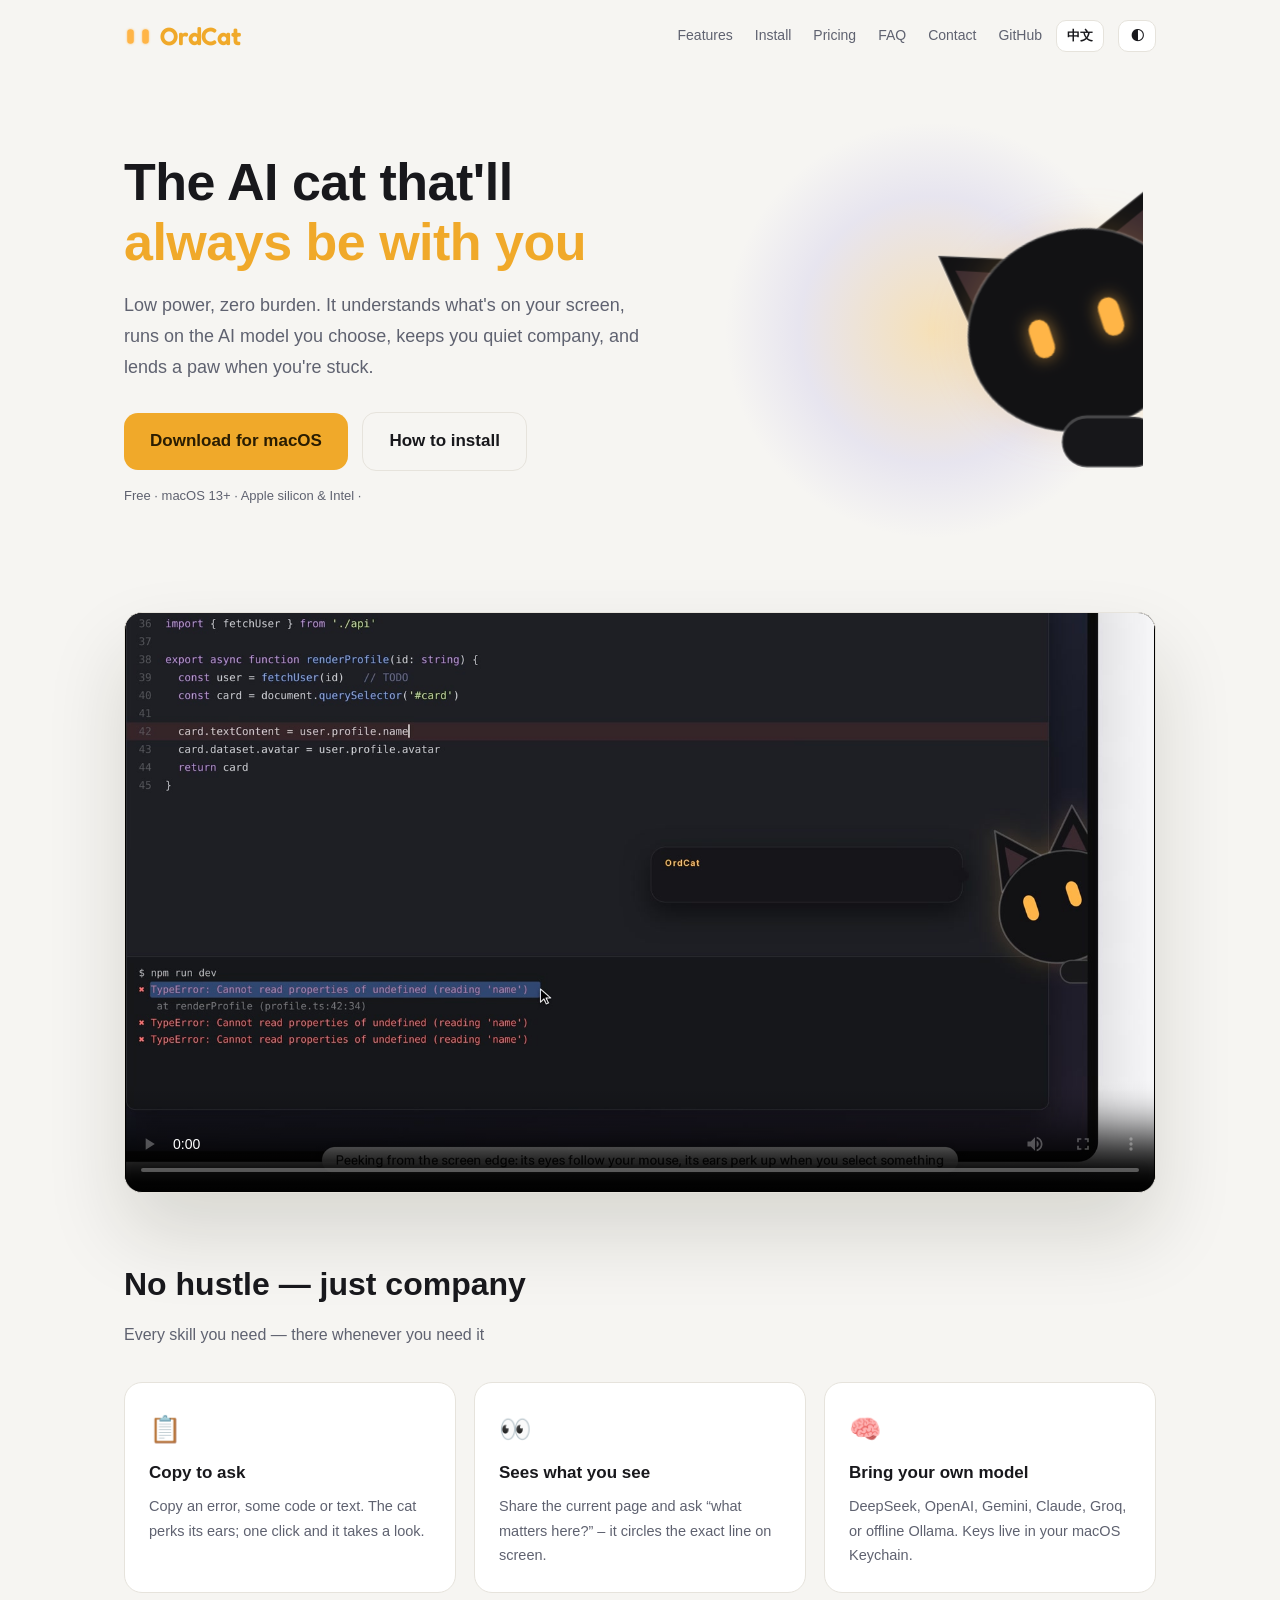
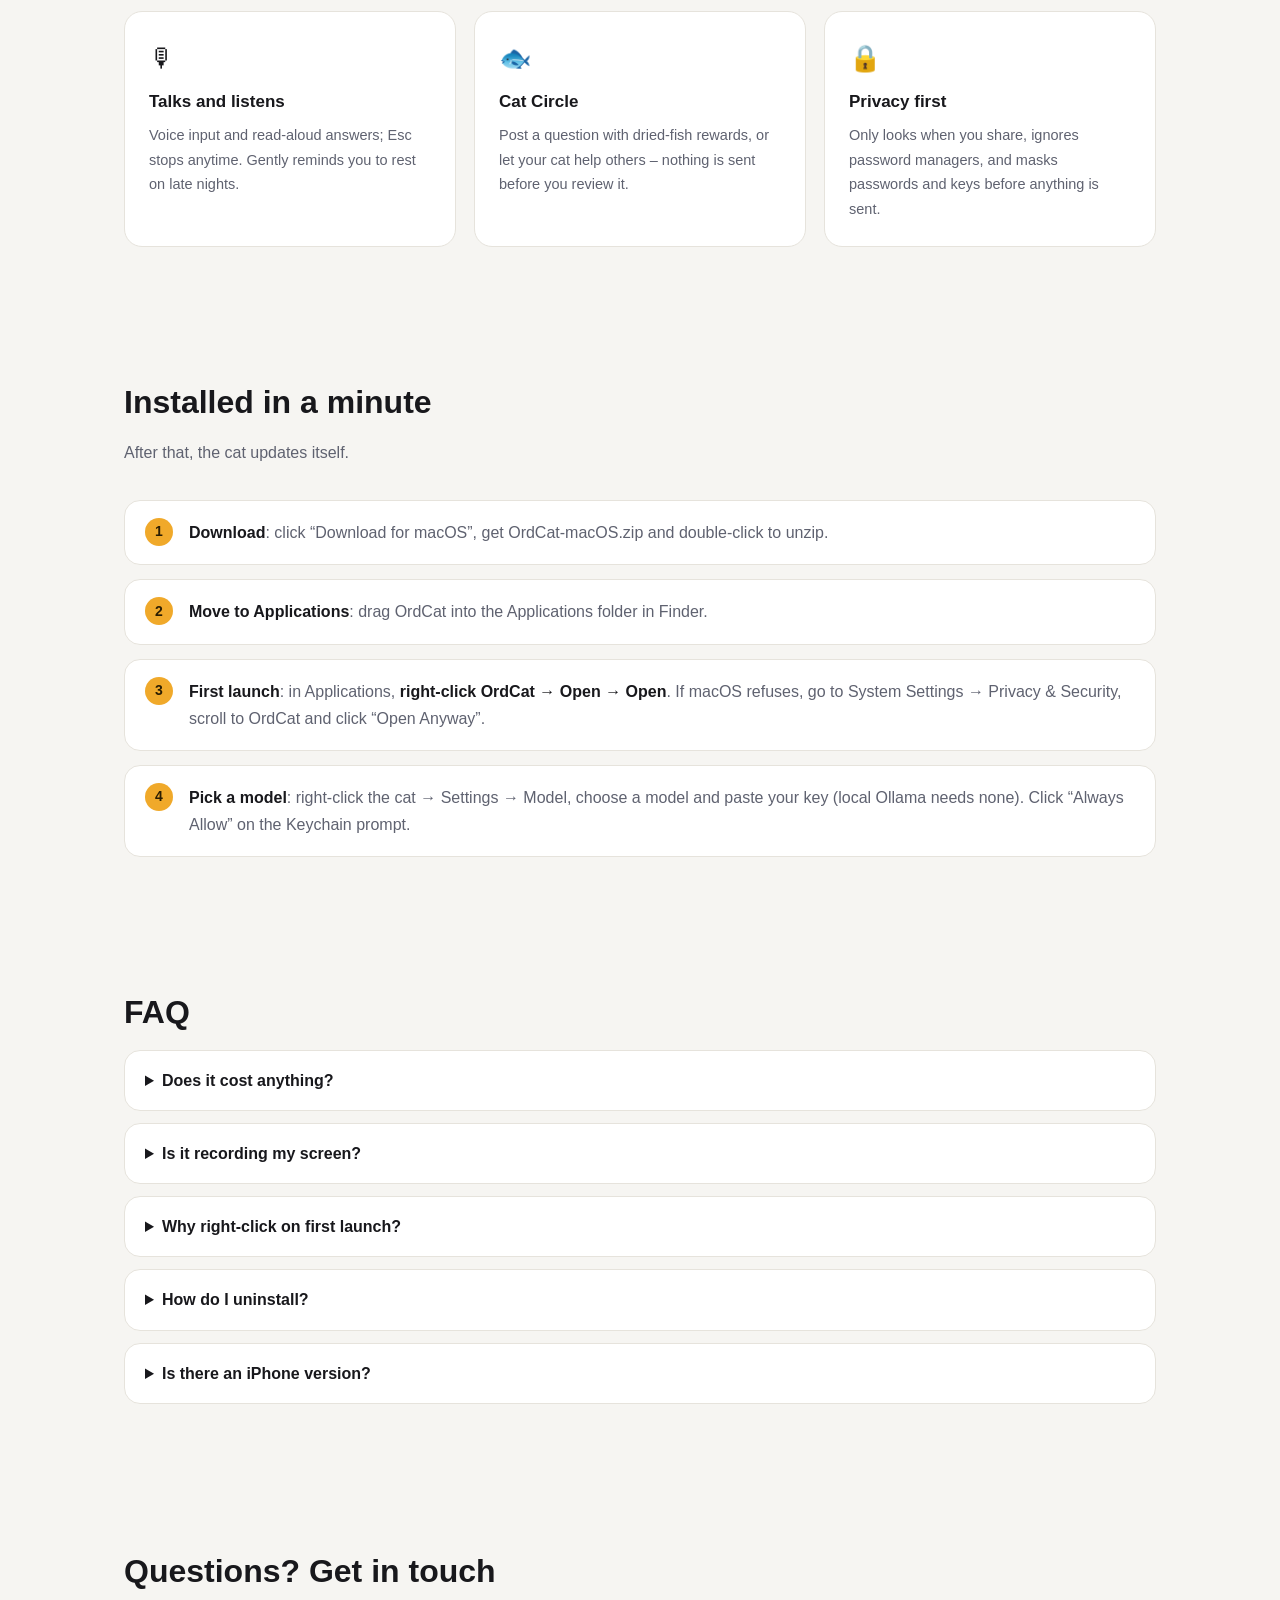
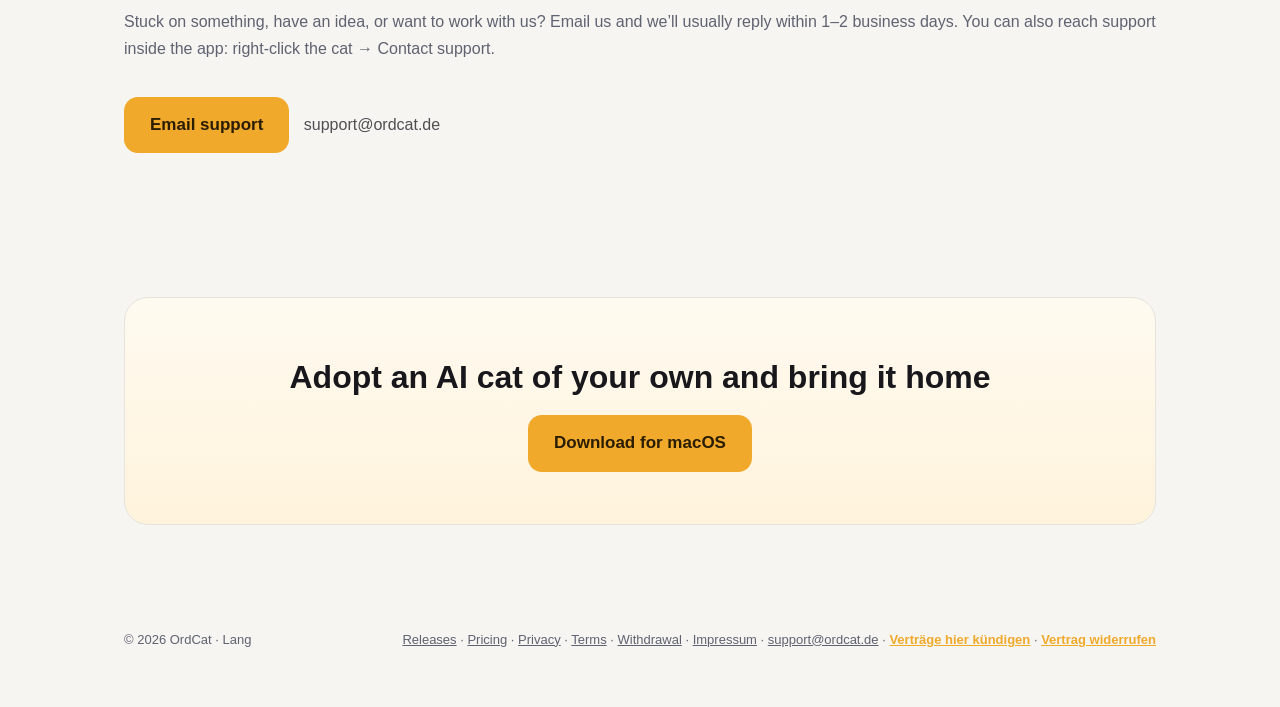
<file: index.html>
<!doctype html>
<html lang="zh-CN" data-theme="dark">
<head>
<meta charset="utf-8">
<meta name="viewport" content="width=device-width, initial-scale=1">
<title>OrdCat</title>
<meta name="description" content="OrdCat 序数猫是一只窝在 Mac 屏幕边上的 AI 小黑猫：低能耗、零负担，看你所看，用你自己的 AI 模型安静陪你。">
<link rel="icon" href="logo.svg" type="image/svg+xml"><link rel="icon" href="favicon.png" sizes="64x64">
<link rel="apple-touch-icon" href="icon.png">
<meta property="og:title" content="OrdCat">
<meta property="og:description" content="The AI cat that keeps you company. Low power, no burden, your own model.">
<meta property="og:image" content="https://ordcat.de/logo-1024.png">
<script src="theme.js"></script>
<style>
@font-face{font-family:Fredoka;src:url(fredoka.woff2) format("woff2");font-weight:300 700;font-display:swap}
@font-face{font-family:KuaiLe;src:url(kuaile-logo.woff2) format("woff2");font-display:swap}
:root,[data-theme=dark]{--bg:#0d0e14;--card:#161822;--line:#262938;--fg:#eceef5;--mute:#9aa0b4;--amber:#f5b53d;--ink:#1a1405;--shadow:rgba(0,0,0,.45);--cta1:#171a26;--cta2:#11121a;--glow1:rgba(245,181,61,.26);--glow2:rgba(120,110,190,.16)}
[data-theme=light]{--bg:#f6f5f2;--card:#ffffff;--line:#e6e3dc;--fg:#18181c;--mute:#5f6270;--amber:#f0a92a;--ink:#2a1d02;--shadow:rgba(30,25,10,.14);--cta1:#fffaf0;--cta2:#fff3dc;--glow1:rgba(245,181,61,.32);--glow2:rgba(140,130,220,.14)}
*{box-sizing:border-box}html{scroll-behavior:smooth}
body{margin:0;background:var(--bg);color:var(--fg);font:16px/1.7 -apple-system,BlinkMacSystemFont,"PingFang SC","Hiragino Sans GB","Microsoft YaHei",sans-serif;-webkit-font-smoothing:antialiased;transition:background .3s,color .3s}
a{color:inherit}
.wrap{max-width:1080px;margin:0 auto;padding:0 24px}
nav{display:flex;align-items:center;justify-content:space-between;height:72px}
.brand{display:flex;align-items:center;gap:10px;text-decoration:none}
.brand img{width:34px;height:34px;border-radius:9px}.brand img.eyes{width:auto;height:21px;border-radius:0;margin-right:-2px}
.brand .wm{font-family:Fredoka,sans-serif;font-weight:600;font-size:25px;color:var(--amber);letter-spacing:-.2px;line-height:1}
.brand .cn{font-family:KuaiLe,sans-serif;font-size:14px;color:var(--mute);letter-spacing:2px;margin-left:2px;line-height:1;padding-top:4px}
nav .links{display:flex;align-items:center}
nav .links a{color:var(--mute);text-decoration:none;margin-left:22px;font-size:14px}
nav .links a:hover{color:var(--fg)}
.tg{margin-left:14px;height:32px;min-width:38px;padding:0 10px;border-radius:10px;border:1px solid var(--line);background:var(--card);color:var(--fg);font:600 13px/30px -apple-system,sans-serif;cursor:pointer}
.tg:hover{border-color:var(--amber)}
.hero{display:grid;grid-template-columns:1.1fr .9fr;gap:40px;align-items:center;padding:48px 0 72px}
h1{font-size:52px;line-height:1.15;margin:0 0 18px;letter-spacing:-.5px}
h1 em{font-style:normal;color:var(--amber)}
.sub{color:var(--mute);font-size:18px;margin:0 0 30px;max-width:520px}
.btn{display:inline-flex;align-items:center;gap:10px;background:var(--amber);color:var(--ink);font-weight:700;padding:14px 26px;border-radius:14px;text-decoration:none;font-size:17px;transition:transform .15s}
.btn:hover{transform:translateY(-2px)}
.btn.ghost{background:transparent;color:var(--fg);border:1px solid var(--line);font-weight:600}
.meta{color:var(--mute);font-size:13px;margin-top:14px}
/* live cat — same geometry and colors as the app's CatView, peeking from the screen edge */
.stage{position:relative;justify-self:center;width:100%;max-width:420px;aspect-ratio:1;cursor:pointer;user-select:none;-webkit-user-select:none;clip-path:inset(-200px 0 -200px -400px)}
.stage:before{content:"";position:absolute;inset:0;border-radius:50%;background:radial-gradient(circle,var(--glow1) 0%,var(--glow2) 45%,transparent 70%)}
#cat{position:absolute;inset:0;width:100%;height:100%;overflow:visible}
#rig{will-change:transform}
#cat .ear{transition:transform .5s cubic-bezier(.3,1.7,.5,1)}
#earL{transform-origin:-44px -28px;transform:rotate(-20.63deg) scaleY(.8)}
#earR{transform-origin:44px -28px;transform:rotate(20.63deg) scaleY(.8)}
.perk #earL,.perk #earR{transform:rotate(0) scaleY(1.15)}
#excl{position:absolute;width:34px;height:34px;border-radius:50%;background:#ffb547;color:#000;font:900 22px/34px -apple-system,"SF Pro",system-ui,sans-serif;text-align:center;opacity:0;transform:scale(.4);transition:opacity .25s,transform .35s cubic-bezier(.3,1.7,.5,1)}
.perk #excl{opacity:1;transform:scale(1)}
#say{position:absolute;white-space:nowrap;background:rgba(22,22,26,.95);color:#fff;font-size:15px;padding:10px 16px;border-radius:14px;opacity:0;transform:translateY(8px);transition:all .3s;pointer-events:none;box-shadow:0 10px 30px rgba(0,0,0,.3),inset 0 0 0 1px rgba(255,255,255,.08)}
#say.on{opacity:1;transform:translateY(0)}
.shot{border-radius:18px;border:1px solid var(--line);width:100%;display:block;box-shadow:0 40px 80px var(--shadow)}
section{padding:64px 0}
.demo{display:block;width:100%;border-radius:18px;border:1px solid var(--line);background:#000;aspect-ratio:16/9}
h2{font-size:32px;margin:0 0 10px}
.lead{color:var(--mute);margin:0 0 34px}
.grid{display:grid;grid-template-columns:repeat(3,1fr);gap:18px}
.f{background:var(--card);border:1px solid var(--line);border-radius:18px;padding:24px}
.f b{display:block;font-size:17px;margin:8px 0 6px}
.f p{margin:0;color:var(--mute);font-size:14.5px}
.f .i{font-size:26px}
ol.steps{counter-reset:s;list-style:none;padding:0;margin:0;display:grid;gap:14px}
ol.steps li{counter-increment:s;background:var(--card);border:1px solid var(--line);border-radius:16px;padding:18px 20px 18px 64px;position:relative;color:var(--mute)}
ol.steps li b{color:var(--fg)}
ol.steps li:before{content:counter(s);position:absolute;left:20px;top:17px;width:28px;height:28px;border-radius:50%;background:var(--amber);color:var(--ink);font-weight:700;display:grid;place-items:center;font-size:14px}
details{background:var(--card);border:1px solid var(--line);border-radius:16px;padding:16px 20px;margin-bottom:12px}
summary{cursor:pointer;font-weight:600}
details p{color:var(--mute);margin:10px 0 0}
.cta{text-align:center;background:linear-gradient(180deg,var(--cta1),var(--cta2));border:1px solid var(--line);border-radius:24px;padding:52px 24px}
footer{color:var(--mute);font-size:13px;padding:40px 0 56px;display:flex;justify-content:space-between;flex-wrap:wrap;gap:12px}
footer a{color:var(--mute)}
footer a.kb{color:var(--amber);font-weight:600}
@media(max-width:820px){.hero{grid-template-columns:1fr;text-align:center;padding-top:16px}.sub{margin-left:auto;margin-right:auto}.stage{max-width:300px;order:-1}h1{font-size:38px}.grid{grid-template-columns:1fr}nav .links a{display:none}.brand .cn{display:none}}
[data-lang=en] .cl-sub{display:none}
</style>
</head>
<body>
<div class="wrap">
<nav>
  <a class="brand" href="#"><img class="eyes" src="eyes.svg" alt="OrdCat"><span class="wm">OrdCat</span></a>
  <div class="links"><a href="#features" data-i="nav1">功能</a><a href="#install" data-i="nav2">安装</a><a href="pricing.html" data-i="navp">价格</a><a href="#faq" data-i="nav3">常见问题</a><a href="#contact" data-i="nav4">联系我们</a><a href="https://github.com/langideas/OrdCat">GitHub</a>
    <button class="tg" id="langBtn" onclick="ocToggleLang()">EN</button><button class="tg" id="themeBtn" onclick="ocCycleTheme()">◐</button></div>
</nav>

<div class="hero">
  <div>
    <h1 data-i="h1">会永远陪伴你的<br><em>AI 小猫</em></h1>
    <p class="sub" data-i="sub">低能耗、零负担。它看得懂你屏幕上的内容，用你自己选的 AI 模型，安静地陪你、在你卡住的时候搭把手。</p>
    <a class="btn" href="https://github.com/langideas/OrdCat/releases/latest/download/OrdCat-macOS.zip" data-i="dl">下载 macOS 版</a>
    <a class="btn ghost" href="#install" style="margin-left:10px" data-i="how">怎么安装</a>
    <div class="meta"><span data-i="meta">免费 · macOS 13 及以上 · Apple 芯片和 Intel 都能用</span> · <span id="ver"></span></div>
  </div>
  <div class="stage" id="stage" aria-label="OrdCat">
    <svg id="cat" viewBox="0 0 300 300">
      <g id="rig">
        <g transform="translate(254 150)">
          <g transform="rotate(-18)">
            <g class="ear" id="earL"><polygon points="-74,-28 -58,-106 -14,-58" fill="#121214" stroke="rgba(255,255,255,.22)" stroke-width="2" stroke-linejoin="round"/><polygon points="-62,-40 -55,-86 -30,-58" fill="#3b2b30"/></g>
            <g class="ear" id="earR"><polygon points="74,-28 58,-106 14,-58" fill="#121214" stroke="rgba(255,255,255,.22)" stroke-width="2" stroke-linejoin="round"/><polygon points="62,-40 55,-86 30,-58" fill="#3b2b30"/></g>
            <ellipse cx="0" cy="0" rx="80" ry="72" fill="#121214" stroke="rgba(255,255,255,.22)" stroke-width="2" style="filter:drop-shadow(0 0 14px rgba(255,181,71,.22))"/>
            <rect id="eyeL" x="-34.5" y="-16" width="15" height="28" rx="7.5" fill="#ffb547" style="filter:drop-shadow(0 0 6px rgba(255,181,71,.6))"/>
            <rect id="eyeR" x="17.5" y="-16" width="15" height="28" rx="7.5" fill="#ffb547" style="filter:drop-shadow(0 0 6px rgba(255,181,71,.6))"/>
          </g>
          <rect x="-12" y="62" width="70" height="36" rx="18" fill="#17171a" stroke="rgba(255,255,255,.22)" stroke-width="2"/>
        </g>
      </g>
    </svg>
    <div id="excl">!</div>
    <div id="say"></div>
  </div>
</div>

<video id="demoVid" class="shot demo" controls playsinline preload="none" poster="demo-zh.jpg"></video>
<script>(function(){var v=document.getElementById('demoVid');window.ocDemoSrc=function(l){return 'OrdCat-demo-'+l+((Math.min(screen.width,screen.height)<900||window.innerWidth<900)?'-1080':'')+'.mp4?v=7'};var l=(document.documentElement.lang||'zh').indexOf('en')===0?'en':'zh';v.setAttribute('poster','demo-'+l+'.jpg');v.setAttribute('src',ocDemoSrc(l))})()</script>

<section id="features">
  <h2 data-i="fh">不卷效率 只懂陪伴</h2>
  <p class="lead" data-i="fl">想要的技能它都会 需要的时候它都在</p>
  <div class="grid">
    <div class="f"><span class="i">📋</span><b data-i="f1t">复制就能问</b><p data-i="f1">复制一段报错、代码或文字，小猫竖起耳朵，点一下就帮你看看。</p></div>
    <div class="f"><span class="i">👀</span><b data-i="f2t">看你所看</b><p data-i="f2">把当前页面分享给小猫，问「重点是什么」，它会在屏幕上圈出对应的那一行。</p></div>
    <div class="f"><span class="i">🧠</span><b data-i="f3t">模型你来选</b><p data-i="f3">DeepSeek、OpenAI、Gemini、Claude、Groq，或本地离线的 Ollama，Key 存在系统钥匙串里。</p></div>
    <div class="f"><span class="i">🎙</span><b data-i="f4t">能说会听</b><p data-i="f4">语音输入、朗读回答，Esc 随时停下。熬夜和久坐时会轻声提醒你休息。</p></div>
    <div class="f"><span class="i">🐟</span><b data-i="f5t">猫帮圈</b><p data-i="f5">把问题发到猫帮圈，用小鱼干当奖励；也能让你的小猫帮别人解题，答案你看过才交。</p></div>
    <div class="f"><span class="i">🔒</span><b data-i="f6t">隐私优先</b><p data-i="f6">只在你分享时才看页面，忽略密码管理器的内容，发出去之前自动给密码和 Key 打码。</p></div>
  </div>
</section>

<section id="install">
  <h2 data-i="ih">安装只要一分钟</h2>
  <p class="lead" data-i="il">装好以后，有新版本小猫会自己更新。</p>
  <ol class="steps">
    <li data-i="s1"><b>下载</b>：点上面的「下载 macOS 版」，得到 OrdCat-macOS.zip，双击解压。</li>
    <li data-i="s2"><b>拖进「应用程序」</b>：把 OrdCat 拖到 Finder 左边的「应用程序」文件夹。</li>
    <li data-i="s3"><b>第一次打开</b>：在「应用程序」里<b>右键 OrdCat → 打开 → 打开</b>。如果提示无法打开，去 系统设置 → 隐私与安全性，往下找到 OrdCat，点「仍要打开」。</li>
    <li data-i="s4"><b>设置模型</b>：右键小猫 → 设置 → 模型，选一个模型、填上 Key（本地 Ollama 不需要 Key）。弹出钥匙串提示时点「始终允许」。</li>
  </ol>
</section>

<section id="faq">
  <h2 data-i="qh">常见问题</h2>
  <details><summary data-i="q1">要花钱吗？</summary><p data-i="a1">OrdCat 本身免费。用云端模型的话，按你自己在模型平台的账号计费；用本地 Ollama 完全免费。不想配置 Key，也可以开通会员，直接用我们托管的模型，详见 <a href="pricing.html">价格</a>。</p></details>
  <details><summary data-i="q2">它会一直录屏吗？</summary><p data-i="a2">不会。小猫平时不截屏、不录音，只有你主动分享页面时才读取内容。</p></details>
  <details><summary data-i="q3">为什么第一次打开要右键？</summary><p data-i="a3">OrdCat 还没有经过苹果公证，macOS 会多问一句。右键打开一次之后就和普通应用一样了。</p></details>
  <details><summary data-i="q4">怎么卸载？</summary><p data-i="a4">退出 OrdCat（菜单栏 🐈‍⬛ → 退出），把「应用程序」里的 OrdCat 拖进废纸篓即可。</p></details>
  <details><summary data-i="q5">有 iPhone 版吗？</summary><p data-i="a5">在计划中，灵动岛里的小猫会晚一点和大家见面。</p></details>
</section>

<section id="contact">
  <h2 data-i="kh">有问题找我们</h2>
  <p class="lead" data-i="kp">使用中遇到问题、想提建议，或者想合作，都可以发邮件给我们，一般 1–2 个工作日内回复。app 里也能直接找客服：右键小猫 → 联系客服。</p>
  <p><a class="btn" href="mailto:support@ordcat.de?subject=OrdCat%20%E5%8F%8D%E9%A6%88" data-i="kb">发邮件给客服</a> <span style="margin-left:10px;opacity:.75">support@ordcat.de</span></p>
</section>

<section>
  <div class="cta">
    <h2 data-i="ch">领养一只属于你的 AI 小猫回家</h2>
    <p class="lead cl-sub" data-i="cl">Adopt an AI cat of your own and bring it home.</p>
    <a class="btn" href="https://github.com/langideas/OrdCat/releases/latest/download/OrdCat-macOS.zip" data-i="dl">下载 macOS 版</a>
  </div>
</section>

<footer>
  <span>© 2026 OrdCat · Lang</span>
  <span><a href="https://github.com/langideas/OrdCat/releases" data-i="ft1">更新记录</a> · <a href="pricing.html" data-i="ftp">价格</a> · <a href="privacy.html" data-i="ft2">隐私政策</a> · <a href="terms.html" data-i="ft3">用户协议</a> · <a href="widerruf.html" data-i="ftw">撤回说明</a> · <a href="impressum.html">Impressum</a> · <a href="mailto:support@ordcat.de">support@ordcat.de</a> · <a class="kb" href="kuendigen.html">Verträge hier kündigen</a> · <a class="kb" href="widerruf.html#widerrufen">Vertrag widerrufen</a></span>
</footer>
</div>
<script>
(function(){var p=new URLSearchParams(location.search).get("paid");if(p==="1"||p==="0")location.replace("pricing.html?paid="+p);})();
window.OC_I18N={
 __title:"OrdCat",
 navp:"Pricing",ftp:"Pricing",ftw:"Withdrawal",
 __desc:"OrdCat is an AI cat that lives at the edge of your Mac screen: low power, no burden, sees what you see, and keeps you company with the AI model you choose.",
 nav1:"Features",nav2:"Install",nav3:"FAQ",
 h1:"The AI cat that'll<br><em>always be with you</em>",
 sub:"Low power, zero burden. It understands what's on your screen, runs on the AI model you choose, keeps you quiet company, and lends a paw when you're stuck.",
 dl:"Download for macOS",how:"How to install",
 meta:"Free · macOS 13+ · Apple silicon &amp; Intel",
 shotalt:"After you copy an error, the cat offers a hint from the edge of the screen",
 fh:"No hustle — just company",fl:"Every skill you need — there whenever you need it",
 f1t:"Copy to ask",f1:"Copy an error, some code or text. The cat perks its ears; one click and it takes a look.",
 f2t:"Sees what you see",f2:"Share the current page and ask “what matters here?” – it circles the exact line on screen.",
 f3t:"Bring your own model",f3:"DeepSeek, OpenAI, Gemini, Claude, Groq, or offline Ollama. Keys live in your macOS Keychain.",
 f4t:"Talks and listens",f4:"Voice input and read-aloud answers; Esc stops anytime. Gently reminds you to rest on late nights.",
 f5t:"Cat Circle",f5:"Post a question with dried-fish rewards, or let your cat help others – nothing is sent before you review it.",
 f6t:"Privacy first",f6:"Only looks when you share, ignores password managers, and masks passwords and keys before anything is sent.",
 ih:"Installed in a minute",il:"After that, the cat updates itself.",
 s1:"<b>Download</b>: click “Download for macOS”, get OrdCat-macOS.zip and double-click to unzip.",
 s2:"<b>Move to Applications</b>: drag OrdCat into the Applications folder in Finder.",
 s3:"<b>First launch</b>: in Applications, <b>right-click OrdCat → Open → Open</b>. If macOS refuses, go to System Settings → Privacy &amp; Security, scroll to OrdCat and click “Open Anyway”.",
 s4:"<b>Pick a model</b>: right-click the cat → Settings → Model, choose a model and paste your key (local Ollama needs none). Click “Always Allow” on the Keychain prompt.",
 qh:"FAQ",
 q1:"Does it cost anything?",a1:"OrdCat is free. Cloud models bill through your own provider account; local Ollama is completely free. If you'd rather skip the keys, a membership gives you our hosted models. See <a href=\"pricing.html\">Pricing</a>.",
 q2:"Is it recording my screen?",a2:"No. The cat doesn't capture your screen or audio in the background – it only reads a page when you share it.",
 q3:"Why right-click on first launch?",a3:"OrdCat isn't notarized by Apple yet, so macOS asks once. After that it opens like any other app.",
 q4:"How do I uninstall?",a4:"Quit OrdCat (menu bar 🐈‍⬛ → Quit) and drag OrdCat from Applications to the Trash.",
 q5:"Is there an iPhone version?",a5:"It's planned – the cat in your Dynamic Island is coming a little later.",
 ch:"Adopt an AI cat of your own and bring it home",
 cl:"领养一只属于你的 AI 小猫回家",
 kh:"Questions? Get in touch",kp:"Stuck on something, have an idea, or want to work with us? Email us and we\u2019ll usually reply within 1–2 business days. You can also reach support inside the app: right-click the cat → Contact support.",kb:"Email support",nav4:"Contact",
 ft1:"Releases",ft2:"Privacy",ft3:"Terms"
};
// version
fetch('https://api.github.com/repos/langideas/OrdCat/releases/latest').then(r=>r.json()).then(j=>{if(j.tag_name){window._ver=j.tag_name;setVer()}}).catch(()=>{});
function setVer(){var v=document.getElementById('ver');if(!window._ver){v.textContent='';return}v.textContent=(ocLang()==='zh'?'最新 ':'latest ')+window._ver}
document.addEventListener('oc-lang',setVer);

// live cat: same as the app — peeks in from the edge, blinks, eyes follow the pointer (max 9/7 in the cat's frame),
// leans out 22 on hover, ears perk (rotate 0, scaleY 1.15) with "!" on hover / text selection / click
(function(){
  var st=document.getElementById('stage'),svg=document.getElementById('cat'),rig=document.getElementById('rig'),
      eL=document.getElementById('eyeL'),eR=document.getElementById('eyeR'),say=document.getElementById('say'),ex=document.getElementById('excl'),
      hero=document.querySelector('.hero');
  var ox=0,oy=0,tx=0,ty=0,blink=1,perkT=0,sayT=0,hover=false,K=1;
  var px=260,pv=0,ptarget=0; // rig translation (cat units), spring
  var T=18*Math.PI/180;
  var lines={zh:['喵？要我帮你看看吗','我在呢 🐾','今天也辛苦啦','选中文字我就竖耳朵 👂','记得喝口水 🍵'],
             en:['Meow? Need a paw?','I\'m here 🐾','You did great today','Select text and my ears perk up 👂','Sip some water 🍵']};
  function fit(){K=st.clientWidth/300}
  addEventListener('resize',fit);fit();
  function headXY(){var r=svg.getBoundingClientRect();return[r.left+(254+px)*K,r.top+150*K]}
  function place(){var h=headXY(),s=st.getBoundingClientRect();
    ex.style.left=(h[0]-s.left-112*K-17)+'px';ex.style.top=(h[1]-s.top-100*K-17)+'px';
    say.style.right=(s.right-h[0]+120*K)+'px';say.style.top=(h[1]-s.top-20)+'px'}
  function perk(ms){perkT=Math.max(perkT,performance.now()+ms)}
  function speak(){var l=lines[ocLang()]||lines.zh;say.textContent=l[Math.floor(Math.random()*l.length)];say.classList.add('on');sayT=performance.now()+2600;perk(2600)}
  addEventListener('pointermove',function(e){
    var h=headXY(),vx=(e.clientX-h[0])/K,vy=(e.clientY-h[1])/K;
    var lx=vx*Math.cos(T)-vy*Math.sin(T),ly=vx*Math.sin(T)+vy*Math.cos(T); // into the tilted cat's frame
    var d=Math.max(1,Math.hypot(lx,ly)),g=Math.min(1,d/250);tx=lx/d*9*g;ty=ly/d*7*g;
  });
  st.addEventListener('pointerenter',function(){hover=true});
  st.addEventListener('pointerleave',function(){hover=false});
  st.addEventListener('click',speak);
  document.addEventListener('selectionchange',function(){var s=String(getSelection()||'').trim();if(s.length>1)perk(1800)});
  function blinkOnce(){var t0=performance.now();(function b(){var k=(performance.now()-t0)/160;blink=k<1?Math.abs(1-2*k)*.85+.15:1;if(k<1)requestAnimationFrame(b)})()}
  (function sch(){setTimeout(function(){blinkOnce();if(Math.random()<.25)setTimeout(blinkOnce,260);sch()},2200+Math.random()*3800)})();
  var last=performance.now();
  (function loop(now){
    var dt=Math.min(.05,(now-last)/1000);last=now;
    ptarget=hover?-22:0; // spring like CASpringAnimation (damping ~12)
    var acc=170*(ptarget-px)-14*pv;pv+=acc*dt;px+=pv*dt;
    rig.setAttribute('transform','translate('+px.toFixed(2)+' 0)');
    ox+=(tx-ox)*.2;oy+=(ty-oy)*.2;
    var perked=hover||now<perkT;st.classList.toggle('perk',perked);
    var sy=blink*(perked?1.15:1);
    [eL,eR].forEach(function(e,i){var cx=i?25:-27;e.setAttribute('transform','translate('+ox.toFixed(2)+' '+oy.toFixed(2)+') translate('+cx+' -2) scale(1 '+sy.toFixed(3)+') translate('+(-cx)+' 2)')});
    if(now>sayT)say.classList.remove('on');
    place();
    requestAnimationFrame(loop);
  })(last);
})();
</script>
<script>
document.addEventListener('oc-lang',function(e){var v=document.getElementById('demoVid');if(!v)return;var l=e.detail==='en'?'en':'zh';var src=window.ocDemoSrc?ocDemoSrc(l):'OrdCat-demo-'+l+'.mp4';if(v.getAttribute('src')!==src){v.pause();v.setAttribute('poster','demo-'+l+'.jpg');v.setAttribute('src',src);v.load()}});
</script>
</body>
</html>
</file>
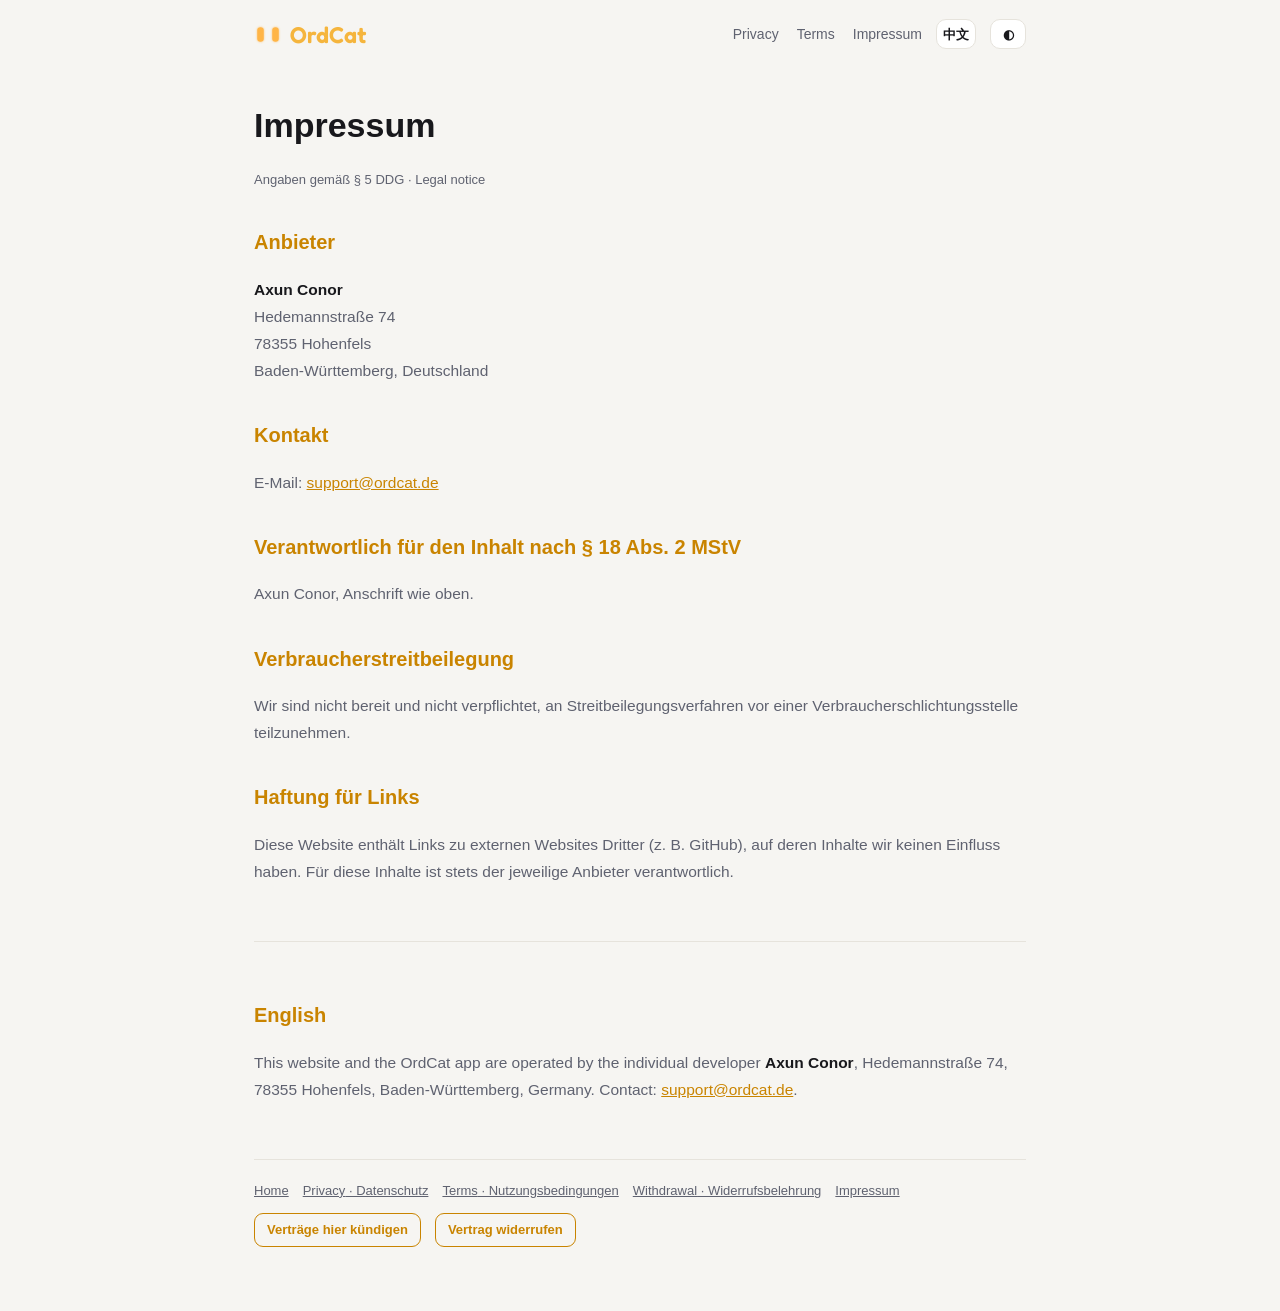
<file: impressum.html>
<!doctype html>
<html lang="zh-CN"><head><meta charset="utf-8"><meta name="viewport" content="width=device-width, initial-scale=1">
<title>Impressum · OrdCat</title><link rel="icon" href="logo.svg" type="image/svg+xml"><link rel="icon" href="favicon.png" sizes="64x64"><link rel="stylesheet" href="legal.css"><script>window.OC_I18N={__title:"Impressum · Legal notice · OrdCat"}</script><script src="theme.js"></script></head>
<body><div class="wrap">
<nav><a class="brand" href="./"><img class="eyes" src="eyes.svg" alt="OrdCat"><span class="wm">OrdCat</span></a><span><a href="privacy.html"><span class="zh">隐私政策</span><span class="en">Privacy</span></a><a href="terms.html"><span class="zh">用户协议</span><span class="en">Terms</span></a><a href="impressum.html">Impressum</a><button class="tg" id="langBtn" onclick="ocToggleLang()">EN</button><button class="tg" id="themeBtn" onclick="ocCycleTheme()">◐</button></span></nav>
<h1>Impressum</h1>
<p class="date">Angaben gemäß § 5 DDG<span class="zh"> · 网站运营者信息</span><span class="en"> · Legal notice</span></p>
<h2>Anbieter</h2>
<p><b>Axun Conor</b><br>Hedemannstraße 74<br>78355 Hohenfels<br>Baden-Württemberg, Deutschland</p>
<h2>Kontakt</h2>
<p>E-Mail: <a href="mailto:support@ordcat.de">support@ordcat.de</a></p>
<h2>Verantwortlich für den Inhalt nach § 18 Abs. 2 MStV</h2>
<p>Axun Conor, Anschrift wie oben.</p>
<h2>Verbraucherstreitbeilegung</h2>
<p>Wir sind nicht bereit und nicht verpflichtet, an Streitbeilegungsverfahren vor einer Verbraucherschlichtungsstelle teilzunehmen.</p>
<h2>Haftung für Links</h2>
<p>Diese Website enthält Links zu externen Websites Dritter (z. B. GitHub), auf deren Inhalte wir keinen Einfluss haben. Für diese Inhalte ist stets der jeweilige Anbieter verantwortlich.</p>
<div class="zh"><hr>
<h2>中文</h2>
<p>本网站及 OrdCat 应用由个人开发者 <b>Axun Conor</b> 运营，地址：Hedemannstraße 74, 78355 Hohenfels, Baden-Württemberg, 德国。联系邮箱：<a href="mailto:support@ordcat.de">support@ordcat.de</a>。</p></div>
<div class="en"><hr>
<h2>English</h2>
<p>This website and the OrdCat app are operated by the individual developer <b>Axun Conor</b>, Hedemannstraße 74, 78355 Hohenfels, Baden-Württemberg, Germany. Contact: <a href="mailto:support@ordcat.de">support@ordcat.de</a>.</p></div>

<footer><a href="./"><span class="zh">首页</span><span class="en">Home</span></a><a href="privacy.html"><span class="zh">隐私政策</span><span class="en">Privacy</span> · Datenschutz</a><a href="terms.html"><span class="zh">用户协议</span><span class="en">Terms</span> · Nutzungsbedingungen</a><a href="widerruf.html"><span class="zh">撤回说明</span><span class="en">Withdrawal</span> · Widerrufsbelehrung</a><a href="impressum.html">Impressum</a><br><a class="kb" href="kuendigen.html">Verträge hier kündigen</a><a class="kb" href="widerruf.html#widerrufen">Vertrag widerrufen</a></footer>
</div></body></html>
</file>
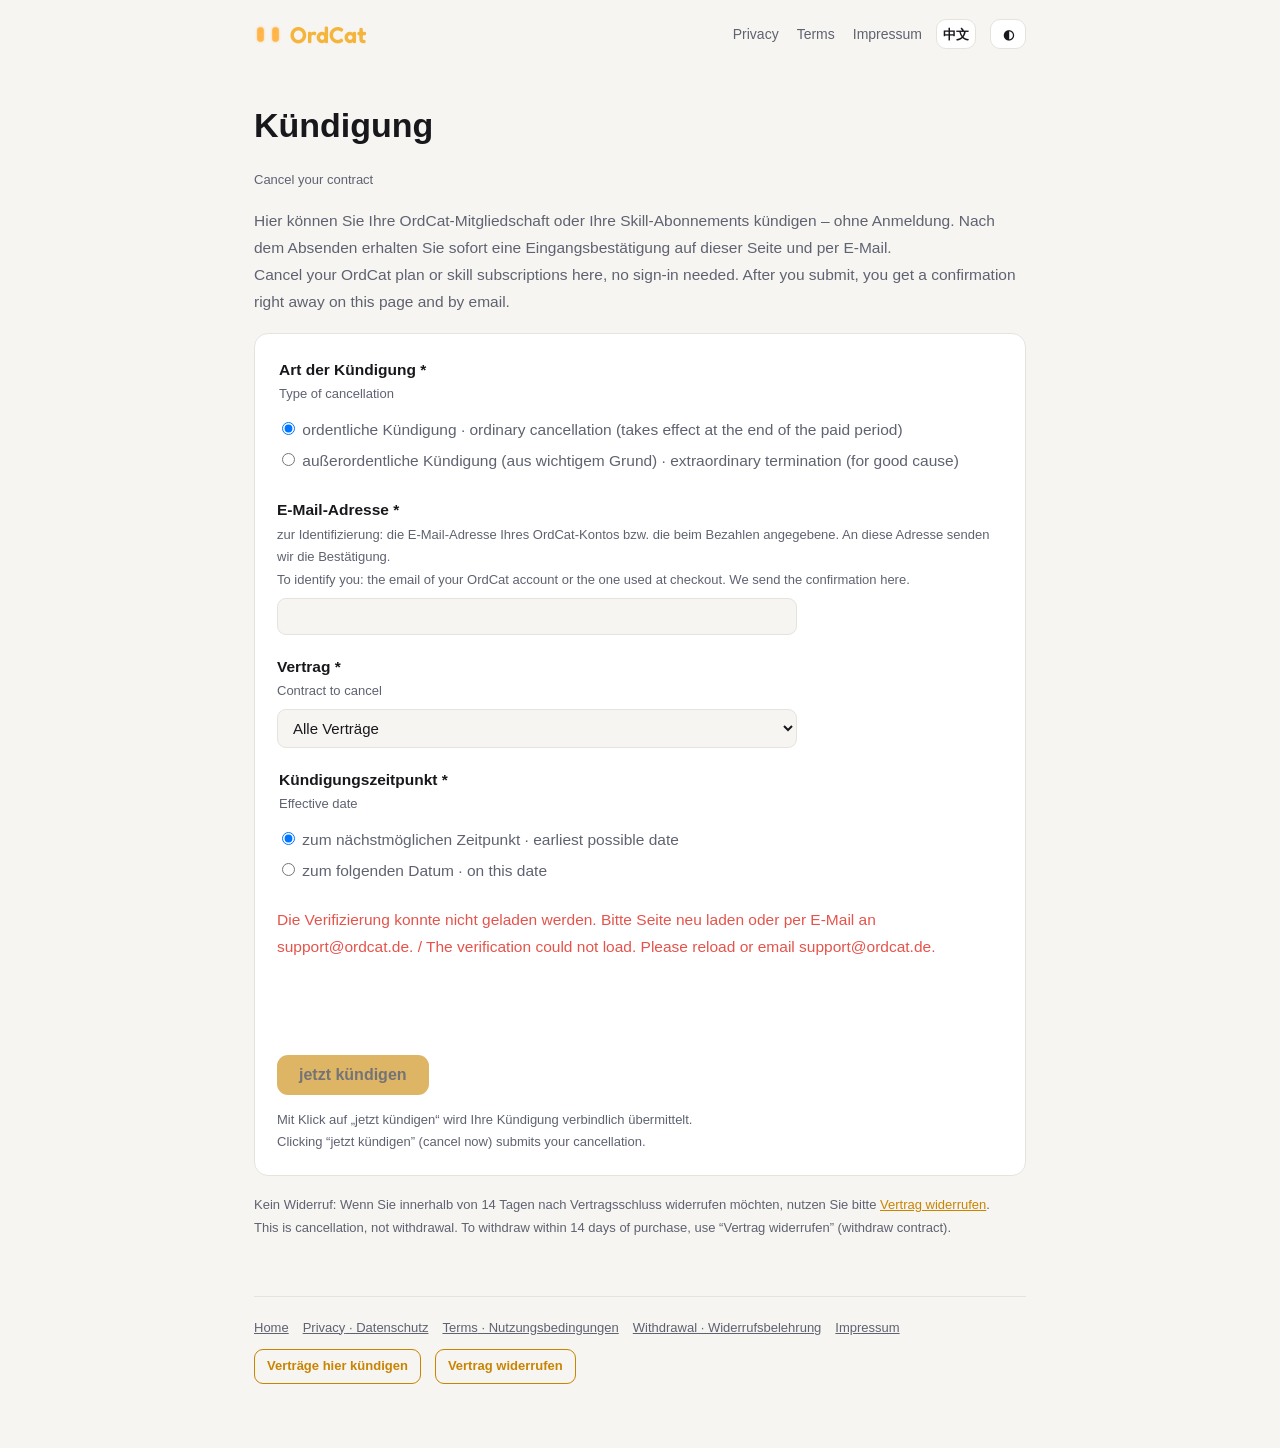
<file: kuendigen.html>
<!doctype html>
<html lang="de"><head><meta charset="utf-8"><meta name="viewport" content="width=device-width, initial-scale=1">
<title>Verträge hier kündigen · OrdCat</title><meta name="robots" content="noindex"><link rel="icon" href="logo.svg" type="image/svg+xml"><link rel="icon" href="favicon.png" sizes="64x64"><link rel="stylesheet" href="legal.css"><script>window.OC_I18N={__title:"Verträge hier kündigen · Cancel contracts · OrdCat"}</script><script src="theme.js"></script></head>
<body><div class="wrap">
<nav><a class="brand" href="./"><img class="eyes" src="eyes.svg" alt="OrdCat"><span class="wm">OrdCat</span></a><span><a href="privacy.html"><span class="zh">隐私政策</span><span class="en">Privacy</span></a><a href="terms.html"><span class="zh">用户协议</span><span class="en">Terms</span></a><a href="impressum.html">Impressum</a><button class="tg" id="langBtn" onclick="ocToggleLang()">EN</button><button class="tg" id="themeBtn" onclick="ocCycleTheme()">◐</button></span></nav>

<h1>Kündigung</h1>
<p class="date"><span class="zh">在此取消合同</span><span class="en">Cancel your contract</span></p>

<div id="formWrap">
<p>Hier können Sie Ihre OrdCat-Mitgliedschaft oder Ihre Skill-Abonnements kündigen – ohne Anmeldung. Nach dem Absenden erhalten Sie sofort eine Eingangsbestätigung auf dieser Seite und per E-Mail.<br>
<span class="zh">在这里不用登录就能取消 OrdCat 会员或技能订阅。提交后，本页面会马上显示确认，并同时发确认邮件给你。</span><span class="en">Cancel your OrdCat plan or skill subscriptions here, no sign-in needed. After you submit, you get a confirmation right away on this page and by email.</span></p>

<form class="form" id="f" novalidate>
<fieldset>
<legend>Art der Kündigung *<span class="sub"><span class="zh">取消类型</span><span class="en">Type of cancellation</span></span></legend>
<label class="opt"><input type="radio" name="kind" value="ordinary" checked> ordentliche Kündigung <span class="zh">· 正常取消（当前已付周期结束时生效）</span><span class="en">· ordinary cancellation (takes effect at the end of the paid period)</span></label>
<label class="opt"><input type="radio" name="kind" value="extraordinary"> außerordentliche Kündigung (aus wichtigem Grund) <span class="zh">· 特别解约（有重大理由）</span><span class="en">· extraordinary termination (for good cause)</span></label>
<div id="reasonBox" class="hidden" style="margin-top:8px">
<label class="lb" for="reason">Kündigungsgrund *<span class="sub"><span class="zh">理由</span><span class="en">Reason</span></span></label>
<textarea id="reason" name="reason" maxlength="2000"></textarea>
</div>
</fieldset>

<fieldset>
<label class="lb" for="email">E-Mail-Adresse *<span class="sub">zur Identifizierung: die E-Mail-Adresse Ihres OrdCat-Kontos bzw. die beim Bezahlen angegebene. An diese Adresse senden wir die Bestätigung.<br><span class="zh">用来识别你：OrdCat 账号邮箱或付款时填的邮箱。确认邮件会发到这个邮箱。</span><span class="en">To identify you: the email of your OrdCat account or the one used at checkout. We send the confirmation here.</span></span></label>
<input type="email" id="email" name="email" autocomplete="email" maxlength="254" required>
</fieldset>

<fieldset>
<label class="lb" for="contract">Vertrag *<span class="sub"><span class="zh">要取消的合同</span><span class="en">Contract to cancel</span></span></label>
<select id="contract" name="contract" required>
<option value="pro">Pro (Mitgliedschaft)</option>
<option value="max">Max (Mitgliedschaft)</option>
<option value="x">X Companion (Skill)</option>
<option value="agent">Mac Agent (Skill)</option>
<option value="miao">Live Subtitles (Skill)</option>
<option value="all" selected>Alle Verträge</option>
</select>
</fieldset>

<fieldset>
<legend>Kündigungszeitpunkt *<span class="sub"><span class="zh">生效时间</span><span class="en">Effective date</span></span></legend>
<label class="opt"><input type="radio" name="when" value="asap" checked> zum nächstmöglichen Zeitpunkt <span class="zh">· 最早可生效的时间</span><span class="en">· earliest possible date</span></label>
<label class="opt"><input type="radio" name="when" value="date"> zum folgenden Datum <span class="zh">· 指定日期</span><span class="en">· on this date</span></label>
<input type="date" id="date" name="date" class="hidden" style="margin-top:6px">
</fieldset>

<div class="hp" aria-hidden="true"><label>Website <input type="text" name="website" tabindex="-1" autocomplete="off"></label></div>
<p class="err hidden" id="fe"></p>
<div id="ts" class="ts" style="margin:4px 0 8px;min-height:65px"></div>
<button type="submit" class="btnx" id="go" disabled>jetzt kündigen</button>
<p style="font-size:13px;margin-top:0">Mit Klick auf „jetzt kündigen“ wird Ihre Kündigung verbindlich übermittelt.<br><span class="zh">点「jetzt kündigen」（立即取消）即正式提交。</span><span class="en">Clicking “jetzt kündigen” (cancel now) submits your cancellation.</span></p>
</form>
<p style="font-size:13px">Kein Widerruf: Wenn Sie innerhalb von 14 Tagen nach Vertragsschluss widerrufen möchten, nutzen Sie bitte <a href="widerruf.html#widerrufen">Vertrag widerrufen</a>.<br><span class="zh">这是取消，不是撤回。购买后 14 天内想撤回合同，请用「Vertrag widerrufen」（撤回合同）。</span><span class="en">This is cancellation, not withdrawal. To withdraw within 14 days of purchase, use “Vertrag widerrufen” (withdraw contract).</span></p>
</div>

<div id="ok" class="okbox hidden">
<h2 style="margin-top:0">Eingangsbestätigung Ihrer Kündigung<span class="sub" style="display:block;font-size:14px;color:var(--mute);font-weight:400"><span class="zh">取消申请已收到</span><span class="en">Your cancellation has been received</span></span></h2>
<table id="okt"></table>
<p id="okmail"></p>
<p class="noprint"><button type="button" class="btnx ghost" onclick="window.print()">Drucken / als PDF speichern<span class="zh"> · 打印或存为 PDF</span><span class="en"> · Print or save as PDF</span></button><button type="button" class="btnx ghost" id="dl">Als Textdatei speichern<span class="zh"> · 保存为文本</span><span class="en"> · Save as text</span></button></p>
</div>

<div id="fail" class="okbox hidden">
<h2 style="margin-top:0">Übermittlung fehlgeschlagen<span class="sub" style="display:block;font-size:14px;color:var(--mute);font-weight:400"><span class="zh">提交没有成功</span><span class="en">Submission failed</span></span></h2>
<p>Ihre Kündigung konnte gerade nicht automatisch übermittelt werden. Bitte senden Sie sie per E-Mail – der Text ist schon ausgefüllt:<br><span class="zh">暂时没能自动提交。请改用邮件发送，内容已经替你填好：</span><span class="en">We couldn't submit your cancellation automatically. Please send it by email; the text is already filled in:</span></p>
<p><a class="btnx" id="mailto" href="mailto:support@ordcat.de">E-Mail an support@ordcat.de</a> <button type="button" class="btnx ghost" onclick="retry()">Erneut versuchen<span class="zh"> · 再试一次</span><span class="en"> · Try again</span></button></p>
<pre id="failtext" style="white-space:pre-wrap;color:var(--mute);font-size:13px"></pre>
</div>

<footer><a href="./"><span class="zh">首页</span><span class="en">Home</span></a><a href="privacy.html"><span class="zh">隐私政策</span><span class="en">Privacy</span> · Datenschutz</a><a href="terms.html"><span class="zh">用户协议</span><span class="en">Terms</span> · Nutzungsbedingungen</a><a href="widerruf.html"><span class="zh">撤回说明</span><span class="en">Withdrawal</span> · Widerrufsbelehrung</a><a href="impressum.html">Impressum</a><br><a class="kb" href="kuendigen.html">Verträge hier kündigen</a><a class="kb" href="widerruf.html#widerrufen">Vertrag widerrufen</a></footer>
</div>
<script>
// Cloudflare Turnstile (managed, site key public). Token goes to cancel-contract as "turnstile_token"; one token = one submit.
function ocTurnstile(boxId, btnId, errId, onToken){
  var tok='', wid=null, btn=document.getElementById(btnId), err=document.getElementById(errId);
  function z(){ return window.ocLang && ocLang()==='zh'; }
  var M={missing:['请先完成人机验证。','Bitte zuerst die Verifizierung abschließen. / Please complete the verification.'],
         invalid:['人机验证没有通过或已过期，请重新验证后再提交。','Die Verifizierung ist fehlgeschlagen oder abgelaufen – bitte erneut verifizieren. / The verification failed or expired, please verify again.'],
         unavailable:['人机验证暂时不可用，请稍后再试。','Die Verifizierung ist gerade nicht erreichbar – bitte erneut versuchen. / Verification is temporarily unavailable, please try again.'],
         load:['人机验证没能加载。请刷新页面，或发邮件到 support@ordcat.de。','Die Verifizierung konnte nicht geladen werden. Bitte Seite neu laden oder per E-Mail an support@ordcat.de. / The verification could not load. Please reload or email support@ordcat.de.']};
  function msg(k){ return (M[k]||M.invalid)[z()?0:1]; }
  function sync(){ btn.disabled=!tok; }
  function show(k){ err.textContent=msg(k); err.classList.remove('hidden'); }
  function theme(){ var d=document.documentElement, p=d.getAttribute('data-theme-pref'); return p==='light'||p==='dark' ? p : 'auto'; }
  sync();
  return {
    render:function(){ if(!window.turnstile) return;
      wid=turnstile.render('#'+boxId,{sitekey:'0x4AAAAAAGVfW4wLjDmmWUlK',theme:theme(),language:'auto',
        callback:function(t){ tok=t; sync(); if(err.getAttribute('data-ts')){ err.classList.add('hidden'); err.removeAttribute('data-ts'); } if(onToken) onToken(); },
        'expired-callback':function(){ tok=''; sync(); },
        'error-callback':function(){ tok=''; sync(); }}); },
    token:function(){ return tok; },
    reset:function(){ tok=''; sync(); if(window.turnstile && wid!==null){ try{ turnstile.reset(wid); }catch(_){} } },
    fail:function(k){ show(k); err.setAttribute('data-ts','1'); },
    msg:msg
  };
}
// Supabase URL from config/remote.json (account.supabaseURL) + /functions/v1/cancel-contract. No key needed (--no-verify-jwt).
var FN = "https://edmfdczdadfaafwkhohj.supabase.co/functions/v1/cancel-contract";
var NAMES = {pro:"Pro (Mitgliedschaft)",max:"Max (Mitgliedschaft)",x:"X Companion (Skill)",agent:"Mac Agent (Skill)",miao:"Live Subtitles (Skill)",all:"Alle Verträge"};
var f = document.getElementById('f'), $ = function(id){return document.getElementById(id)};
var TS = ocTurnstile('ts','go','fe');
window.ocTsReady = TS.render; window.ocTsLoadFail = function(){ TS.fail('load'); };
function val(n){var e=f.querySelector('[name='+n+']:checked');return e?e.value:''}
function sync(){ $('reasonBox').classList.toggle('hidden', val('kind')!=='extraordinary'); $('date').classList.toggle('hidden', val('when')!=='date'); }
f.addEventListener('change', sync);
var t=new Date(); $('date').min = t.getFullYear()+'-'+String(t.getMonth()+1).padStart(2,'0')+'-'+String(t.getDate()).padStart(2,'0');
function data(){ return { action:'cancel', kind:val('kind'), reason:val('kind')==='extraordinary'?$('reason').value.trim():'', email:$('email').value.trim(),
  contract:$('contract').value, date: val('when')==='date' ? $('date').value : null, lang:(window.ocLang?ocLang():'zh'), website:f.website.value,
  turnstile_token:TS.token() }; }
function zh(){ return window.ocLang && ocLang()==='zh'; }
function rows(d, r){
  var L=[["Art der Kündigung", d.kind==='extraordinary'?'außerordentliche Kündigung':'ordentliche Kündigung']];
  if(d.reason) L.push(["Kündigungsgrund", d.reason]);
  L.push(["E-Mail-Adresse", d.email],["Vertrag", NAMES[d.contract]||d.contract],
         ["Kündigungszeitpunkt", d.date ? new Date(d.date+'T12:00:00').toLocaleDateString('de-DE') : 'zum nächstmöglichen Zeitpunkt']);
  if(r){ L.push(["Eingang (Datum und Uhrzeit)", r.received_berlin_de+' (Europe/Berlin) · '+r.received_utc_de]); L.push(["Vorgangsnummer", r.id]); }
  return L;
}
function esc(s){return String(s).replace(/[&<>"]/g,function(c){return {'&':'&amp;','<':'&lt;','>':'&gt;','"':'&quot;'}[c]})}
function fmt(d,tz){return new Intl.DateTimeFormat('de-DE',{timeZone:tz,year:'numeric',month:'2-digit',day:'2-digit',hour:'2-digit',minute:'2-digit',second:'2-digit',hour12:false,timeZoneName:'short'}).format(d)}
var last=null;
f.addEventListener('submit', function(ev){ ev.preventDefault(); send(); });
function retry(){ $('fail').classList.add('hidden'); $('formWrap').classList.remove('hidden'); if(TS.token()) send(); else TS.fail('missing'); }
function send(){
  var d=data(), e=[];
  if(!/^[^\s@]+@[^\s@]+\.[^\s@]{2,}$/.test(d.email)) e.push(zh()?'请填写正确的邮箱。':'Bitte eine gültige E-Mail-Adresse angeben. / Please enter a valid email.');
  if(d.kind==='extraordinary' && !d.reason) e.push(zh()?'特别解约请写明理由。':'Bitte den Kündigungsgrund angeben. / Please state the reason.');
  if(val('when')==='date' && !d.date) e.push(zh()?'请选择日期。':'Bitte ein Datum wählen. / Please pick a date.');
  if(e.length){ $('fe').textContent=e.join(' '); $('fe').classList.remove('hidden'); return; }
  if(!d.turnstile_token){ TS.fail('missing'); return; }
  $('fe').classList.add('hidden'); $('fe').removeAttribute('data-ts'); $('go').disabled=true;
  fetch(FN,{method:'POST',headers:{'Content-Type':'application/json'},body:JSON.stringify(d)})
  .then(function(r){ return r.json().then(function(j){ return {s:r.status,j:j}; }); })
  .then(function(x){
    TS.reset();
    if(x.s===400 && x.j && x.j.error==='turnstile'){ TS.fail(x.j.reason); return; }
    if(x.s===400 && x.j && x.j.error==='invalid'){ $('fe').textContent=(zh()?'请检查：':'Bitte prüfen / please check: ')+(x.j.fields||[]).join(', '); $('fe').classList.remove('hidden'); return; }
    if(!x.j || !x.j.ok) throw new Error(x.j && x.j.error || 'error');
    var at=new Date(x.j.received_at); x.j.received_berlin_de=fmt(at,'Europe/Berlin'); x.j.received_utc_de=fmt(at,'UTC');
    done(d,x.j);
  }).catch(function(){ TS.reset(); failed(d); });
}
function done(d,r){
  last={d:d,r:r};
  $('okt').innerHTML=rows(d,r).map(function(x){return '<tr><th>'+esc(x[0])+'</th><td>'+esc(x[1])+'</td></tr>'}).join('');
  $('okmail').innerHTML = r.email_sent
    ? 'Eine Bestätigung haben wir an <b>'+esc(d.email)+'</b> gesendet; darin steht auch, zu welchem Datum Ihr Vertrag endet.<br><span class="zh">确认邮件已发到 '+esc(d.email)+'，里面写着合同结束的日期。</span><span class="en">We sent a confirmation to '+esc(d.email)+', including the date your contract ends.</span>'
    : 'Ihre Kündigung ist eingegangen. Bitte speichern oder drucken Sie diese Bestätigung; das Vertragsende teilen wir Ihnen per E-Mail mit.<br><span class="zh">取消申请已收到。请保存或打印这页确认；合同结束日期我们会通过邮件告诉你。</span><span class="en">Your cancellation has been received. Please save or print this confirmation; we will email you the end date.</span>';
  $('formWrap').classList.add('hidden'); $('ok').classList.remove('hidden'); window.scrollTo(0,0);
}
function failed(d){
  var now=new Date(), txt='Kündigung\n\n'+rows(d).map(function(x){return x[0]+': '+x[1]}).join('\n')+'\nDatum: '+fmt(now,'Europe/Berlin')+'\n';
  $('failtext').textContent=txt;
  $('mailto').href='mailto:support@ordcat.de?subject='+encodeURIComponent('Kündigung · '+(NAMES[d.contract]||''))+'&body='+encodeURIComponent(txt);
  $('formWrap').classList.add('hidden'); $('fail').classList.remove('hidden'); window.scrollTo(0,0);
}
$('dl').onclick=function(){ if(!last)return;
  var txt='OrdCat – Eingangsbestätigung Ihrer Kündigung\n\n'+rows(last.d,last.r).map(function(x){return x[0]+': '+x[1]}).join('\n')+'\n\nAxun Conor · Hedemannstraße 74 · 78355 Hohenfels · support@ordcat.de\n';
  var a=document.createElement('a'); a.href=URL.createObjectURL(new Blob([txt],{type:'text/plain;charset=utf-8'})); a.download='OrdCat-Kuendigung-'+last.r.id.slice(0,8)+'.txt'; a.click(); };
</script>
<script src="https://challenges.cloudflare.com/turnstile/v0/api.js?render=explicit&onload=ocTsReady" async defer onerror="ocTsLoadFail()"></script>
</body></html>
</file>
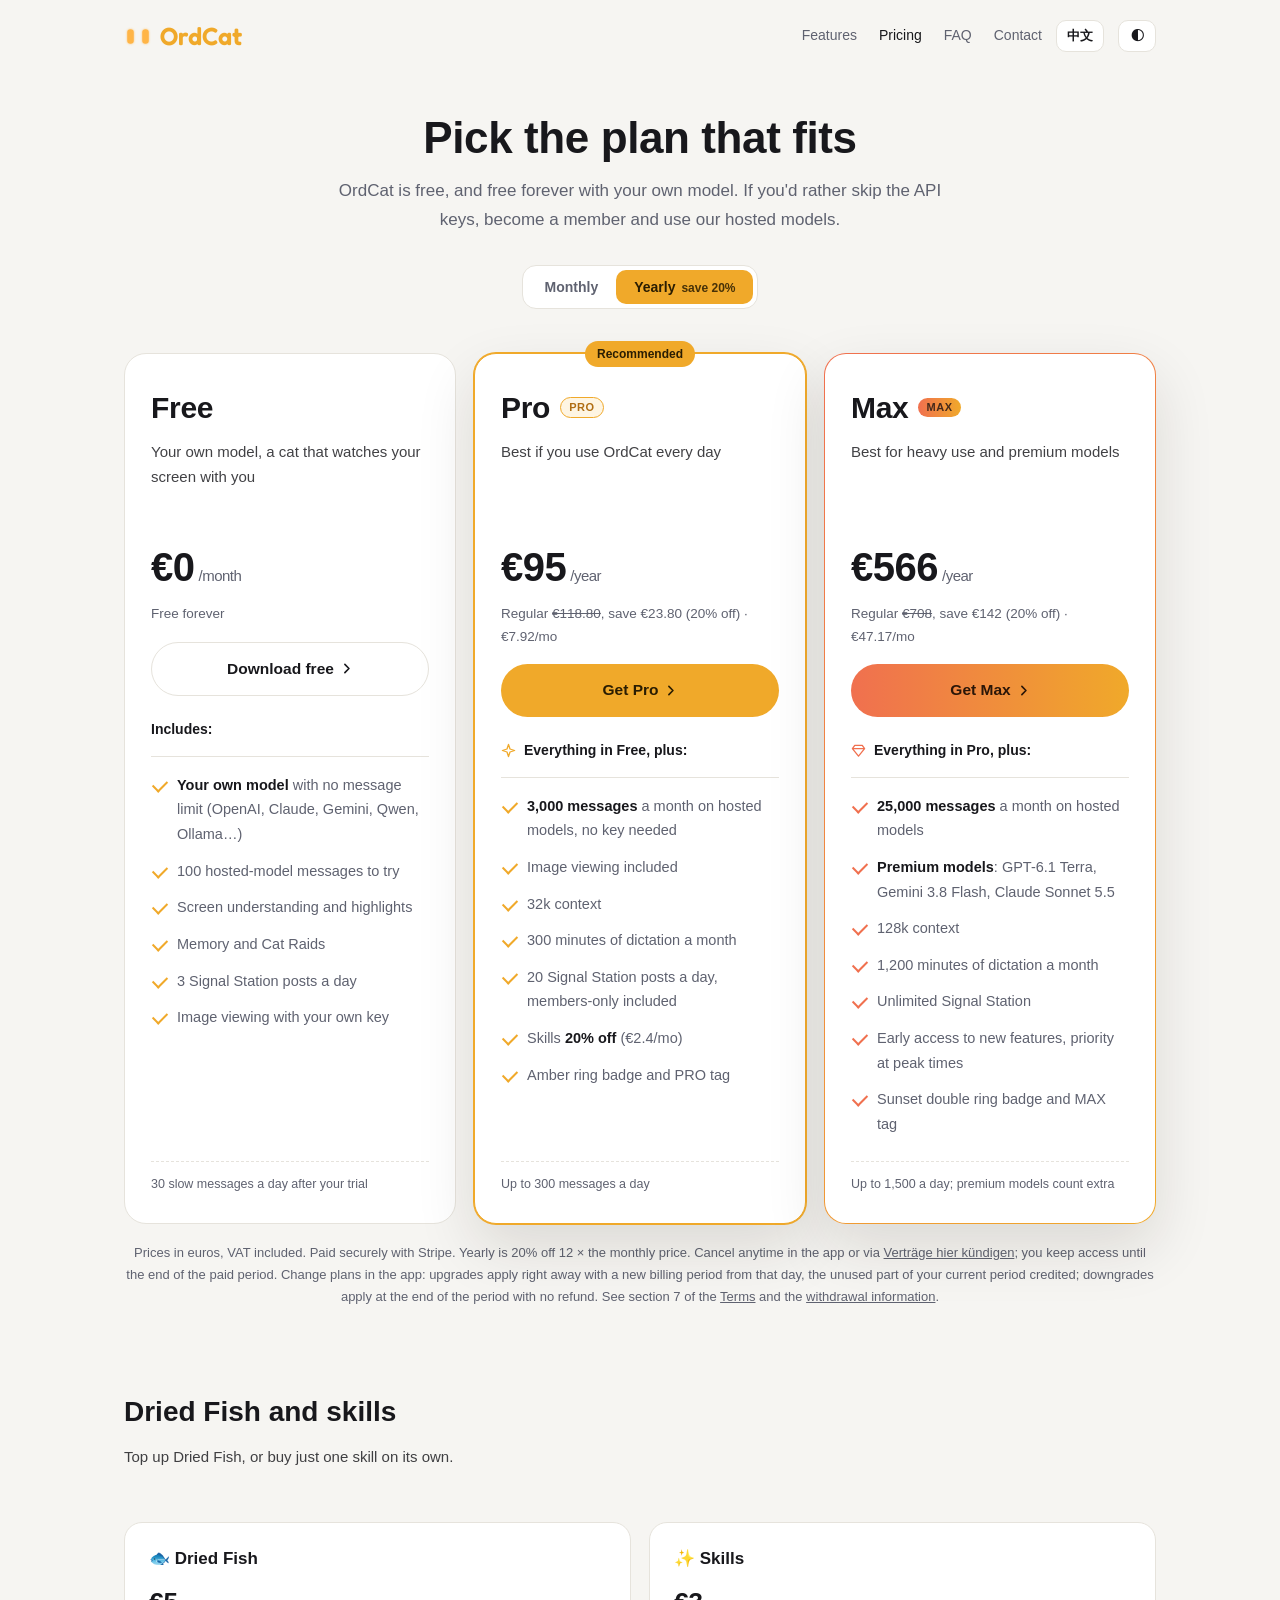
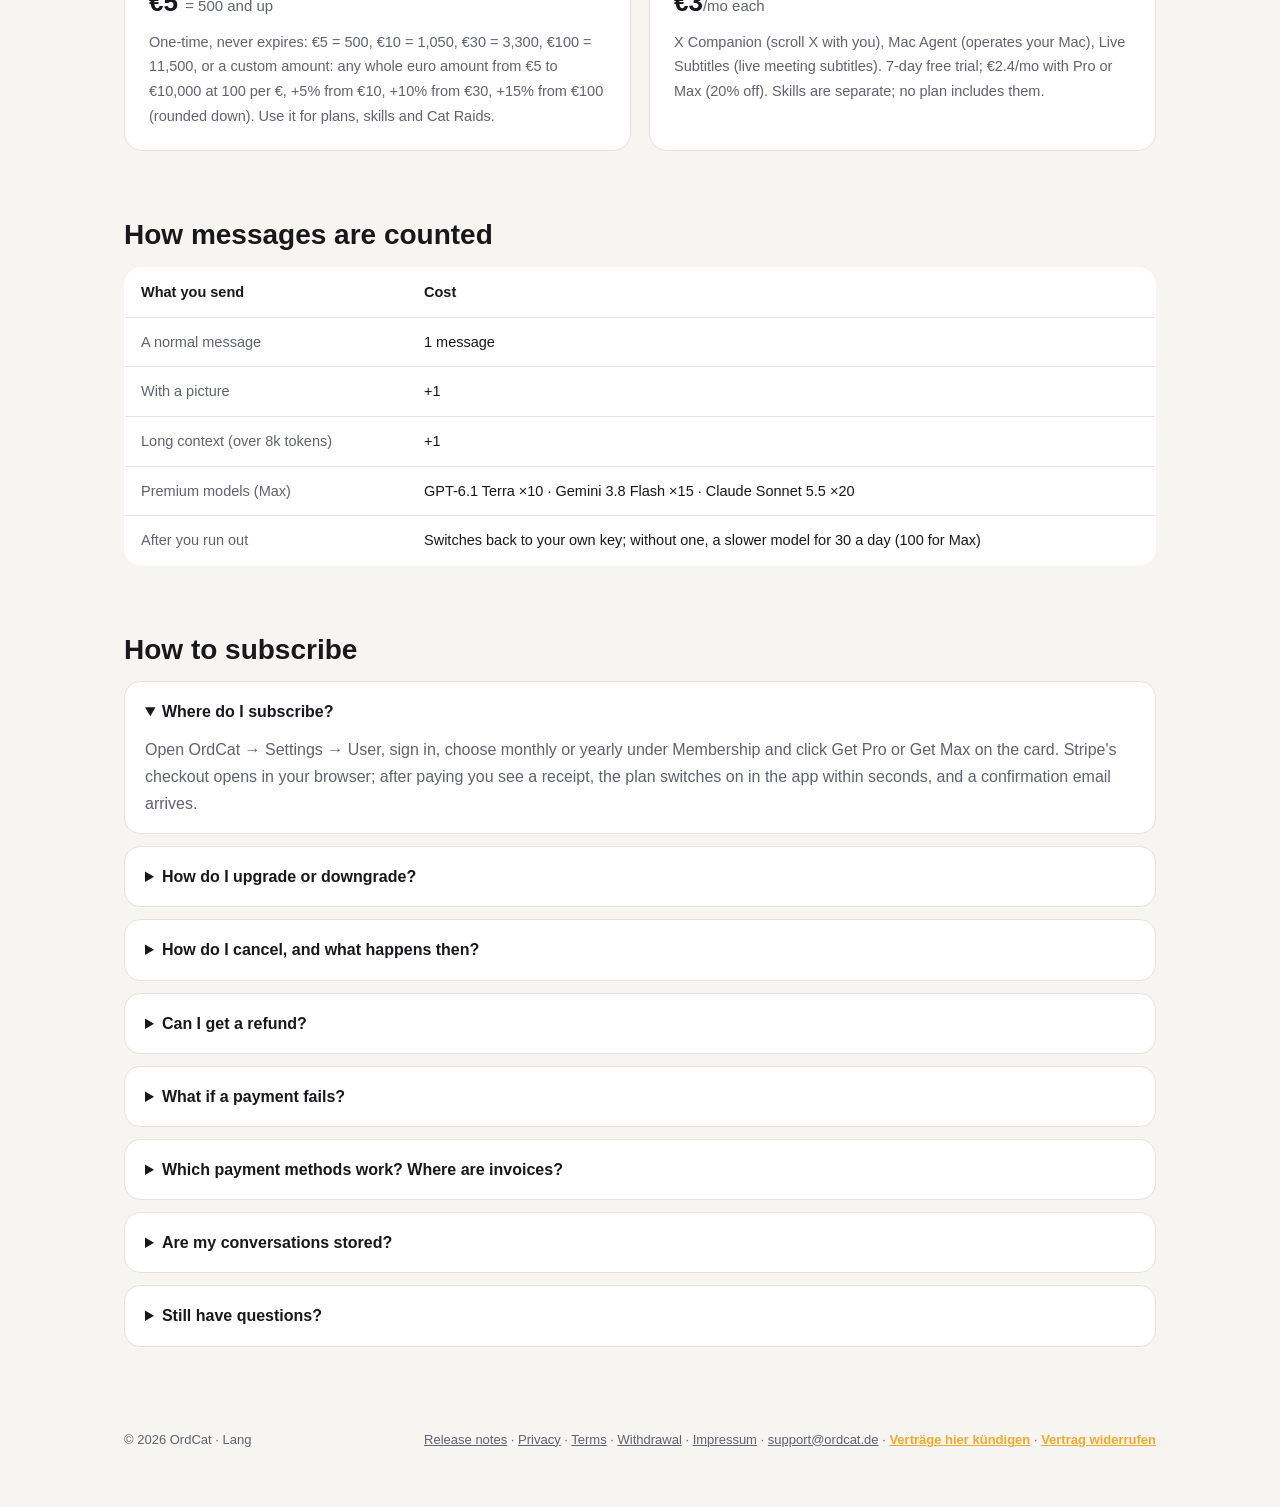
<file: pricing.html>
<!doctype html>
<html lang="zh-CN" data-theme="dark">
<head>
<meta charset="utf-8">
<meta name="viewport" content="width=device-width, initial-scale=1">
<title>价格 · OrdCat</title>
<meta name="description" content="OrdCat 本身免费，用你自己的模型不花一分钱。想省掉配置，可以开通 Pro 或Max，用 OrdCat 托管的模型。">
<link rel="icon" href="logo.svg" type="image/svg+xml"><link rel="icon" href="favicon.png" sizes="64x64">
<link rel="apple-touch-icon" href="icon.png">
<meta property="og:title" content="OrdCat · Pricing">
<meta property="og:image" content="https://ordcat.de/logo-1024.png">
<script>window.OC_I18N={__title:"Pricing · OrdCat",__desc:"OrdCat is free with your own model. Pro and Max add OrdCat's hosted models, so there's nothing to set up."}</script>
<script src="theme.js"></script>
<style>
@font-face{font-family:Fredoka;src:url(fredoka.woff2) format("woff2");font-weight:300 700;font-display:swap}
:root,[data-theme=dark]{--bg:#0d0e14;--card:#161822;--line:#262938;--fg:#eceef5;--mute:#9aa0b4;--amber:#f5b53d;--coral:#ff8061;--ink:#1a1405;--shadow:rgba(0,0,0,.45)}
[data-theme=light]{--bg:#f6f5f2;--card:#ffffff;--line:#e6e3dc;--fg:#18181c;--mute:#5f6270;--amber:#f0a92a;--coral:#f0704f;--ink:#2a1d02;--shadow:rgba(30,25,10,.12)}
*{box-sizing:border-box}
body{margin:0;background:var(--bg);color:var(--fg);font:16px/1.7 -apple-system,BlinkMacSystemFont,"PingFang SC","Hiragino Sans GB","Microsoft YaHei",sans-serif;-webkit-font-smoothing:antialiased}
a{color:inherit}
.wrap{max-width:1080px;margin:0 auto;padding:0 24px}
nav{display:flex;align-items:center;justify-content:space-between;height:72px}
.brand{display:flex;align-items:center;gap:10px;text-decoration:none}
.brand img.eyes{width:auto;height:21px;margin-right:-2px}
.brand .wm{font-family:Fredoka,sans-serif;font-weight:600;font-size:25px;color:var(--amber);line-height:1}
nav .links{display:flex;align-items:center}
nav .links a{color:var(--mute);text-decoration:none;margin-left:22px;font-size:14px}
nav .links a:hover,nav .links a.on{color:var(--fg)}
.tg{margin-left:14px;height:32px;min-width:38px;padding:0 10px;border-radius:10px;border:1px solid var(--line);background:var(--card);color:var(--fg);font:600 13px/30px -apple-system,sans-serif;cursor:pointer}
.tg:hover{border-color:var(--amber)}
header{text-align:center;padding:40px 0 10px}
h1{font-size:44px;line-height:1.2;margin:0 0 12px;letter-spacing:-.4px}
.lead{color:var(--mute);font-size:17px;margin:0 auto;max-width:620px}
.cycle{display:inline-flex;margin:30px auto 0;background:var(--card);border:1px solid var(--line);border-radius:14px;padding:4px}
.cycle button{border:0;background:transparent;color:var(--mute);font:600 14px -apple-system,sans-serif;padding:9px 18px;border-radius:10px;cursor:pointer}
.cycle button.on{background:var(--amber);color:var(--ink)}
.cycle .save{font-size:12px;margin-left:6px;opacity:.85}
.plans{display:grid;grid-template-columns:repeat(3,1fr);gap:18px;margin:34px 0 18px;align-items:stretch}
.plan{background:var(--card);border:1px solid var(--line);border-radius:22px;padding:28px 26px;display:flex;flex-direction:column;position:relative}
.plan.pro{border-color:var(--amber);box-shadow:0 0 0 1px var(--amber),0 24px 60px var(--shadow)}
.plan.max{border:1px solid transparent;background:linear-gradient(var(--card),var(--card)) padding-box,linear-gradient(135deg,var(--coral),var(--amber)) border-box;box-shadow:0 24px 60px var(--shadow)}
.pick{position:absolute;top:-13px;left:50%;transform:translateX(-50%);background:var(--amber);color:var(--ink);font-size:12px;font-weight:700;padding:3px 12px;border-radius:999px;white-space:nowrap}
.tag{font:800 11px/1 -apple-system,sans-serif;letter-spacing:.6px;padding:4px 8px;border-radius:999px}
.tag.pro{color:#b06e14;border:1px solid var(--amber);background:rgba(245,181,61,.14)}
[data-theme=dark] .tag.pro{color:var(--amber)}
.tag.max{color:#45291a;background:linear-gradient(90deg,var(--coral),var(--amber))}
.price{margin:16px 0 2px;font-size:40px;font-weight:700;letter-spacing:-.5px}
.price small{font-size:15px;font-weight:500;color:var(--mute);margin-left:4px}
.per{color:var(--mute);font-size:13.5px;min-height:22px}
.plan ul{list-style:none;padding:0;margin:18px 0 22px;flex:1}
.plan li{color:var(--mute);font-size:14.5px;padding:6px 0 6px 26px;position:relative}
.plan li b{color:var(--fg);font-weight:600}
.plan li:before{content:"";position:absolute;left:2px;top:13px;width:12px;height:7px;border-left:2px solid var(--amber);border-bottom:2px solid var(--amber);transform:rotate(-45deg)}
.plan.max li:before{border-color:var(--coral)}
.btn{display:block;text-align:center;background:var(--amber);color:var(--ink);font-weight:700;padding:13px 20px;border-radius:14px;text-decoration:none;font-size:15.5px}
.btn.ghost{background:transparent;color:var(--fg);border:1px solid var(--line);font-weight:600}
.plan.max .btn{background:linear-gradient(90deg,var(--coral),var(--amber));color:#2b1608}
.note{color:var(--mute);font-size:13px;text-align:center;margin:0 0 50px}
section{padding:30px 0}
h2{font-size:28px;margin:0 0 8px}
.sub{color:var(--mute);margin:0 0 24px}
.extras{display:grid;grid-template-columns:repeat(2,1fr);gap:18px}
.box{background:var(--card);border:1px solid var(--line);border-radius:18px;padding:22px 24px}
.box b{display:block;font-size:17px;margin-bottom:4px}
.box p{margin:0;color:var(--mute);font-size:14.5px}
.box .big{font-size:26px;font-weight:700;color:var(--fg);margin:6px 0}
table{border-collapse:collapse;width:100%;font-size:14.5px;background:var(--card);border-radius:18px;overflow:hidden;border:1px solid var(--line)}
th,td{padding:12px 16px;border-bottom:1px solid var(--line);text-align:left}
th{font-weight:600;color:var(--fg)}td{color:var(--mute)}
tr:last-child td{border-bottom:0}
td.y{color:var(--fg)}
.tw{overflow-x:auto}
details{background:var(--card);border:1px solid var(--line);border-radius:16px;padding:16px 20px;margin-bottom:12px}
summary{cursor:pointer;font-weight:600}
details p{color:var(--mute);margin:10px 0 0}
.banner{display:none;margin:18px 0 0;border-radius:16px;padding:16px 20px;border:1px solid var(--amber);background:rgba(245,181,61,.1);text-align:center}
footer{color:var(--mute);font-size:13px;padding:40px 0 56px;display:flex;justify-content:space-between;flex-wrap:wrap;gap:12px}
footer a{color:var(--mute)}
footer a.kb{color:var(--amber);font-weight:600}
html:not([data-lang=en]) .en{display:none!important}[data-lang=en] .zh{display:none!important}
@media(max-width:900px){.plans{grid-template-columns:1fr}.extras{grid-template-columns:1fr}h1{font-size:34px}nav .links a{display:none}}
.name{font-size:30px;font-weight:700;letter-spacing:-.3px;display:flex;align-items:center;gap:10px}
.sub{color:var(--fg);opacity:.82;font-size:15px;margin-top:6px;min-height:54px}
.plan .btn{border-radius:999px;display:flex;align-items:center;justify-content:center;gap:6px;margin:16px 0 4px}
.inc{display:flex;align-items:center;gap:8px;font-weight:700;font-size:14px;color:var(--fg);padding:18px 0 14px;border-bottom:1px solid var(--line)}
.plan.pro .inc svg{color:var(--amber)} .plan.max .inc svg{color:var(--coral)}
.plan ul{margin:10px 0 18px}
.foot{color:var(--mute);font-size:12.5px;border-top:1px dashed var(--line);padding-top:12px}
</style>
</head>
<body>
<div class="wrap">
<nav>
  <a class="brand" href="./"><img class="eyes" src="eyes.svg" alt="OrdCat"><span class="wm">OrdCat</span></a>
  <div class="links"><a href="./#features"><span class="zh">功能</span><span class="en">Features</span></a><a href="pricing.html" class="on"><span class="zh">价格</span><span class="en">Pricing</span></a><a href="./#faq"><span class="zh">常见问题</span><span class="en">FAQ</span></a><a href="./#contact"><span class="zh">联系我们</span><span class="en">Contact</span></a>
    <button class="tg" id="langBtn" onclick="ocToggleLang()">EN</button><button class="tg" id="themeBtn" onclick="ocCycleTheme()">◐</button></div>
</nav>

<div class="banner" id="paidOk"><span class="zh">🎉 付款成功，谢谢你！回到 OrdCat，几秒后会员就会生效；确认邮件和结算单链接会发到你的邮箱。</span><span class="en">🎉 Payment complete, thank you! Back in OrdCat your plan switches on within seconds; the confirmation email includes your receipt.</span></div>

<header>
  <h1><span class="zh">选一只适合你的小猫</span><span class="en">Pick the plan that fits</span></h1>
  <p class="lead"><span class="zh">OrdCat 本身免费，用你自己的模型不花一分钱。不想折腾 Key，就开通会员，直接用我们托管的模型。</span><span class="en">OrdCat is free, and free forever with your own model. If you'd rather skip the API keys, become a member and use our hosted models.</span></p>
  <div class="cycle" role="tablist">
    <button id="cyM" onclick="setCycle('m')"><span class="zh">月付</span><span class="en">Monthly</span></button>
    <button id="cyY" onclick="setCycle('y')"><span class="zh">年付</span><span class="en">Yearly</span><span class="save"><span class="zh">省 20%</span><span class="en">save 20%</span></span></button>
  </div>
</header>

<div class="plans">
  <div class="plan">
    <div class="name"><span class="zh">免费版</span><span class="en">Free</span></div>
    <div class="sub"><span class="zh">用你自己的模型，陪你每天看屏幕</span><span class="en">Your own model, a cat that watches your screen with you</span></div>
    <div class="price">€0<small><span class="zh">/每月</span><span class="en">/month</span></small></div>
    <div class="per"><span class="zh">一直免费</span><span class="en">Free forever</span></div>
    <a class="btn ghost" href="https://github.com/langideas/OrdCat/releases/latest/download/OrdCat-macOS.zip"><span class="zh">免费下载</span><span class="en">Download free</span> <svg viewBox="0 0 16 16" width="13" height="13" aria-hidden="true"><path d="M6 3l5 5-5 5" fill="none" stroke="currentColor" stroke-width="2" stroke-linecap="round" stroke-linejoin="round"/></svg></a>
    <div class="inc"><span class="zh">包含：</span><span class="en">Includes:</span></div>
    <ul>
      <li><span class="zh"><b>用自己的模型</b>不限条数（OpenAI、Claude、Gemini、通义、Ollama 等）</span><span class="en"><b>Your own model</b> with no message limit (OpenAI, Claude, Gemini, Qwen, Ollama…)</span></li>
      <li><span class="zh">新用户送 100 条托管模型试用</span><span class="en">100 hosted-model messages to try</span></li>
      <li><span class="zh">屏幕理解和重点圈出</span><span class="en">Screen understanding and highlights</span></li>
      <li><span class="zh">记忆和喵副本</span><span class="en">Memory and Cat Raids</span></li>
      <li><span class="zh">信号站每天看 3 条</span><span class="en">3 Signal Station posts a day</span></li>
      <li><span class="zh">看图需要用自己的 Key</span><span class="en">Image viewing with your own key</span></li>
    </ul>
    <div class="foot"><span class="zh">额度用完后每天还有 30 条慢速消息</span><span class="en">30 slow messages a day after your trial</span></div>
  </div>

  <div class="plan pro">
    <span class="pick"><span class="zh">推荐</span><span class="en">Recommended</span></span>
    <div class="name">Pro<span class="tag pro">PRO</span></div>
    <div class="sub"><span class="zh">最适合每天都在用 OrdCat 的你</span><span class="en">Best if you use OrdCat every day</span></div>
    <div class="price"><span class="pm">€9.9</span><span class="py">€95</span><small class="pm"><span class="zh">/每月</span><span class="en">/month</span></small><small class="py"><span class="zh">/每年</span><span class="en">/year</span></small></div>
    <div class="per"><span class="py"><span class="zh">原价 <s>€118.80</s>，年付省 €23.80（约 8 折）· 折合 €7.92/月</span><span class="en">Regular <s>€118.80</s>, save €23.80 (20% off) · €7.92/mo</span></span><span class="pm"><span class="zh">按月付，随时取消</span><span class="en">Billed monthly, cancel anytime</span></span></div>
    <a class="btn" href="#how"><span class="zh">取得 Pro</span><span class="en">Get Pro</span> <svg viewBox="0 0 16 16" width="13" height="13" aria-hidden="true"><path d="M6 3l5 5-5 5" fill="none" stroke="currentColor" stroke-width="2" stroke-linecap="round" stroke-linejoin="round"/></svg></a>
    <div class="inc"><svg viewBox="0 0 16 16" width="15" height="15" aria-hidden="true"><path d="M8 1.5l1.6 4.9 4.9 1.6-4.9 1.6L8 14.5l-1.6-4.9L1.5 8l4.9-1.6z" fill="none" stroke="currentColor" stroke-width="1.4" stroke-linejoin="round"/></svg><span class="zh">免费版的所有功能，再加上：</span><span class="en">Everything in Free, plus:</span></div>
    <ul>
      <li><span class="zh">每月 <b>3000 条</b>托管模型消息，不用自己的 Key</span><span class="en"><b>3,000 messages</b> a month on hosted models, no key needed</span></li>
      <li><span class="zh">可以看图</span><span class="en">Image viewing included</span></li>
      <li><span class="zh">32k 上下文</span><span class="en">32k context</span></li>
      <li><span class="zh">听写每月 300 分钟</span><span class="en">300 minutes of dictation a month</span></li>
      <li><span class="zh">信号站每天 20 条，含会员专属</span><span class="en">20 Signal Station posts a day, members-only included</span></li>
      <li><span class="zh">技能 <b>8 折</b>（€2.4/月）</span><span class="en">Skills <b>20% off</b> (€2.4/mo)</span></li>
      <li><span class="zh">琥珀光环徽章和 PRO 标签</span><span class="en">Amber ring badge and PRO tag</span></li>
    </ul>
    <div class="foot"><span class="zh">每天最多 300 条</span><span class="en">Up to 300 messages a day</span></div>
  </div>

  <div class="plan max">
    <div class="name">Max<span class="tag max">MAX</span></div>
    <div class="sub"><span class="zh">最适合重度使用和高级模型</span><span class="en">Best for heavy use and premium models</span></div>
    <div class="price"><span class="pm">€59</span><span class="py">€566</span><small class="pm"><span class="zh">/每月</span><span class="en">/month</span></small><small class="py"><span class="zh">/每年</span><span class="en">/year</span></small></div>
    <div class="per"><span class="py"><span class="zh">原价 <s>€708</s>，年付省 €142（约 8 折）· 折合 €47.17/月</span><span class="en">Regular <s>€708</s>, save €142 (20% off) · €47.17/mo</span></span><span class="pm"><span class="zh">按月付，随时取消</span><span class="en">Billed monthly, cancel anytime</span></span></div>
    <a class="btn" href="#how"><span class="zh">订阅 Max</span><span class="en">Get Max</span> <svg viewBox="0 0 16 16" width="13" height="13" aria-hidden="true"><path d="M6 3l5 5-5 5" fill="none" stroke="currentColor" stroke-width="2" stroke-linecap="round" stroke-linejoin="round"/></svg></a>
    <div class="inc"><svg viewBox="0 0 16 16" width="15" height="15" aria-hidden="true"><path d="M4 2.5h8l2.5 3.5L8 14 1.5 6z M1.5 6h13" fill="none" stroke="currentColor" stroke-width="1.4" stroke-linejoin="round"/></svg><span class="zh">Pro 的所有功能，再加上：</span><span class="en">Everything in Pro, plus:</span></div>
    <ul>
      <li><span class="zh">每月 <b>25000 条</b>托管模型消息</span><span class="en"><b>25,000 messages</b> a month on hosted models</span></li>
      <li><span class="zh"><b>高级模型</b>：GPT-6.1 Terra、Gemini 3.8 Flash、Claude Sonnet 5.5</span><span class="en"><b>Premium models</b>: GPT-6.1 Terra, Gemini 3.8 Flash, Claude Sonnet 5.5</span></li>
      <li><span class="zh">128k 上下文</span><span class="en">128k context</span></li>
      <li><span class="zh">听写每月 1200 分钟</span><span class="en">1,200 minutes of dictation a month</span></li>
      <li><span class="zh">信号站不限条数</span><span class="en">Unlimited Signal Station</span></li>
      <li><span class="zh">抢先用新功能，高峰时优先</span><span class="en">Early access to new features, priority at peak times</span></li>
      <li><span class="zh">日落双环徽章和 MAX 标签</span><span class="en">Sunset double ring badge and MAX tag</span></li>
    </ul>
    <div class="foot"><span class="zh">每天最多 1500 条，高级模型按倍数计</span><span class="en">Up to 1,500 a day; premium models count extra</span></div>
  </div>
</div>
<p class="note"><span class="zh">价格以欧元计，已含增值税。通过 Stripe 安全付款，年付按月价 × 12 计原价，约 8 折。随时可以在 App 里或通过 <a href="kuendigen.html">Verträge hier kündigen</a> 取消，当期结束前照常使用。在 App 里换方案：升级马上生效，从当天开始新的计费周期，当期没用完的部分抵扣；降级在当期结束时生效，不退差价。详见<a href="terms.html#paid">用户协议第 7 条</a>和<a href="widerruf.html">撤回说明</a>。</span><span class="en">Prices in euros, VAT included. Paid securely with Stripe. Yearly is 20% off 12 × the monthly price. Cancel anytime in the app or via <a href="kuendigen.html">Verträge hier kündigen</a>; you keep access until the end of the paid period. Change plans in the app: upgrades apply right away with a new billing period from that day, the unused part of your current period credited; downgrades apply at the end of the period with no refund. See section 7 of the <a href="terms.html#paid-en">Terms</a> and the <a href="widerruf.html">withdrawal information</a>.</span></p>

<section>
  <h2><span class="zh">小鱼干和技能</span><span class="en">Dried Fish and skills</span></h2>
  <p class="sub"><span class="zh">充值小鱼干，或者只想要某个技能，可以单买。</span><span class="en">Top up Dried Fish, or buy just one skill on its own.</span></p>
  <div class="extras">
    <div class="box"><b><span class="zh">🐟 小鱼干</span><span class="en">🐟 Dried Fish</span></b><div class="big">€5 <span style="font-size:15px;font-weight:500;color:var(--mute)"><span class="zh">= 500 条起</span><span class="en">= 500 and up</span></span></div><p><span class="zh">一次性充值，永久有效：€5 = 500、€10 = 1050、€30 = 3300、€100 = 11500；也可以自定义金额，€5 – €10,000 任意整数，1 € = 100 条，满 €10 多送 5%，满 €30 多送 10%，满 €100 多送 15%（向下取整）。可以开会员、技能，也能在喵副本发任务。</span><span class="en">One-time, never expires: €5 = 500, €10 = 1,050, €30 = 3,300, €100 = 11,500, or a custom amount: any whole euro amount from €5 to €10,000 at 100 per €, +5% from €10, +10% from €30, +15% from €100 (rounded down). Use it for plans, skills and Cat Raids.</span></p></div>
    <div class="box"><b><span class="zh">✨ 技能</span><span class="en">✨ Skills</span></b><div class="big">€3<span style="font-size:15px;font-weight:500;color:var(--mute)"><span class="zh">/月/个</span><span class="en">/mo each</span></span></div><p><span class="zh">喵推 X Companion（陪你刷推）、喵手 Mac Agent（帮你操作电脑）、喵传 Live Subtitles（会议同传字幕）。先免费试用 7 天；Pro 和 Max 会员 €2.4/月（8 折）。技能单独订阅，任何会员都不包含。</span><span class="en">X Companion (scroll X with you), Mac Agent (operates your Mac), Live Subtitles (live meeting subtitles). 7-day free trial; €2.4/mo with Pro or Max (20% off). Skills are separate; no plan includes them.</span></p></div>
  </div>
</section>

<section>
  <h2><span class="zh">额度怎么算</span><span class="en">How messages are counted</span></h2>
  <div class="tw"><table>
    <tr><th><span class="zh">情况</span><span class="en">What you send</span></th><th><span class="zh">消耗</span><span class="en">Cost</span></th></tr>
    <tr><td><span class="zh">一条普通消息</span><span class="en">A normal message</span></td><td class="y"><span class="zh">1 条</span><span class="en">1 message</span></td></tr>
    <tr><td><span class="zh">带图片</span><span class="en">With a picture</span></td><td class="y"><span class="zh">再加 1 条</span><span class="en">+1</span></td></tr>
    <tr><td><span class="zh">上下文很长（超过 8k tokens）</span><span class="en">Long context (over 8k tokens)</span></td><td class="y"><span class="zh">再加 1 条</span><span class="en">+1</span></td></tr>
    <tr><td><span class="zh">Max 的高级模型</span><span class="en">Premium models (Max)</span></td><td class="y"><span class="zh">GPT-6.1 Terra ×10 · Gemini 3.8 Flash ×15 · Claude Sonnet 5.5 ×20</span><span class="en">GPT-6.1 Terra ×10 · Gemini 3.8 Flash ×15 · Claude Sonnet 5.5 ×20</span></td></tr>
    <tr><td><span class="zh">额度用完以后</span><span class="en">After you run out</span></td><td class="y"><span class="zh">切回自己的 Key；没有 Key 就用慢速模型，每天 30 条（Max 100 条）</span><span class="en">Switches back to your own key; without one, a slower model for 30 a day (100 for Max)</span></td></tr>
  </table></div>
</section>

<section id="how">
  <h2><span class="zh">怎么开通</span><span class="en">How to subscribe</span></h2>
  <details open><summary><span class="zh">在哪里开通会员？</span><span class="en">Where do I subscribe?</span></summary><p><span class="zh">打开 OrdCat → 设置 → 用户，登录后在「会员」里选月付或年付，点 Pro 或 Max 卡片上的「开通」。浏览器会打开 Stripe 的付款页，付完会看到结算单，回到 App 几秒后自动生效，同时你会收到确认邮件。</span><span class="en">Open OrdCat → Settings → User, sign in, choose monthly or yearly under Membership and click Get Pro or Get Max on the card. Stripe's checkout opens in your browser; after paying you see a receipt, the plan switches on in the app within seconds, and a confirmation email arrives.</span></p></details>
  <details><summary><span class="zh">怎么升级或降级？</span><span class="en">How do I upgrade or downgrade?</span></summary><p><span class="zh">直接在 OrdCat 里换，不用打开 Stripe：在同一个地方点卡片上的「升级到 Max」「改为年付」「改为 Pro」或「改为月付」，确认前会先显示金额和生效日期，不会重复订阅。升级（Pro → Max、月付 → 年付）马上生效，从当天开始新的计费周期，当期没用完的部分抵扣新价格，差价从你保存的付款方式扣。降级（Max → Pro、年付 → 月付）在当期结束时生效，之前照常使用，剩下的时间不退差价；生效前可以在会员卡片上「撤销」。换方案后会收到确认邮件。</span><span class="en">Right in OrdCat, no Stripe page: in the same place, click Upgrade to Max, Switch to yearly, Switch to Pro or Switch to monthly on the card. You see the amount and the date before you confirm, and you never end up with two subscriptions. Upgrades (Pro → Max, monthly → yearly) apply right away with a new billing period from that day; the unused part of your current period is credited against the new price and the difference is charged to your saved payment method. Downgrades (Max → Pro, yearly → monthly) apply at the end of the current period, you keep your plan until then and the remaining time isn't refunded; you can Undo the change on the plan card until it takes effect. We confirm plan changes by email.</span></p></details>
  <details><summary><span class="zh">怎么取消？取消后会怎样？</span><span class="en">How do I cancel, and what happens then?</span></summary><p><span class="zh">设置 → 用户 → 管理订阅，或者不用登录直接用 <a href="kuendigen.html">Verträge hier kündigen</a>。取消后不再续费，当期结束前照常使用，到期自动回到免费版；结束前随时可以恢复订阅。我们会发邮件确认。</span><span class="en">Settings → User → Manage subscription, or without signing in via <a href="kuendigen.html">Verträge hier kündigen</a>. It won't renew, you keep everything until the end of the paid period and then go back to Free. You can resume any time before it ends. We confirm by email.</span></p></details>
  <details><summary><span class="zh">能退款吗？</span><span class="en">Can I get a refund?</span></summary><p><span class="zh">会员和技能订阅：购买后 14 天内可以撤回，按已使用的天数付费，其余退回原付款方式。小鱼干是数字内容，到账后就不能撤回（付款时你会勾选同意）。详见 <a href="widerruf.html">撤回说明</a>，在线撤回点 <a href="widerruf.html#widerrufen">Vertrag widerrufen</a>。之后的期间不按天退款，取消后用到当期结束。</span><span class="en">Plans and skills: you can withdraw within 14 days of buying and pay only for the days used; the rest goes back to your payment method. Dried Fish is digital content and can't be withdrawn once credited (you agree to this at checkout). See the <a href="widerruf.html">withdrawal information</a>, or withdraw online via <a href="widerruf.html#widerrufen">Vertrag widerrufen</a>. Later periods aren't refunded by the day; after cancelling you keep access until the period ends.</span></p></details>
  <details><summary><span class="zh">扣款失败怎么办？</span><span class="en">What if a payment fails?</span></summary><p><span class="zh">Stripe 会在几天内自动重试，这期间会员照常可用，App 里会提示「更新付款方式」，我们也会发邮件。一直失败的话订阅结束，回到免费版。</span><span class="en">Stripe retries automatically over a few days and your plan keeps working. The app shows Update payment method and we email you. If every retry fails, the subscription ends and you go back to Free.</span></p></details>
  <details><summary><span class="zh">支持哪些付款方式？发票在哪里？</span><span class="en">Which payment methods work? Where are invoices?</span></summary><p><span class="zh">银行卡（Visa、Mastercard、American Express），以及 Stripe 在你所在地区提供的其他方式。付完的结算单页面可以打印或存 PDF；订阅的发票在 设置 → 用户 → 管理订阅 里下载。</span><span class="en">Cards (Visa, Mastercard, American Express) and other methods Stripe offers in your region. You can print or save the receipt page after paying; subscription invoices are in Settings → User → Manage subscription.</span></p></details>
  <details><summary><span class="zh">我的对话会被保存吗？</span><span class="en">Are my conversations stored?</span></summary><p><span class="zh">不会。托管模型只转发这一次的请求，只记录用了多少条额度。聊天记录和记忆都只存在你的 Mac 上，详见 <a href="privacy.html">隐私政策</a>。</span><span class="en">No. Hosted models only relay each request and we only record how many messages you used. Chats and memory stay on your Mac. See the <a href="privacy.html">Privacy Policy</a>.</span></p></details>
  <details><summary><span class="zh">还有问题？</span><span class="en">Still have questions?</span></summary><p><span class="zh">写信给 <a href="mailto:support@ordcat.de">support@ordcat.de</a>，或者在 App 里联系客服。</span><span class="en">Email <a href="mailto:support@ordcat.de">support@ordcat.de</a> or contact support in the app.</span></p></details>
</section>

<footer>
  <span>© 2026 OrdCat · Lang</span>
  <span><a href="https://github.com/langideas/OrdCat/releases"><span class="zh">更新记录</span><span class="en">Release notes</span></a> · <a href="privacy.html"><span class="zh">隐私政策</span><span class="en">Privacy</span></a> · <a href="terms.html"><span class="zh">用户协议</span><span class="en">Terms</span></a> · <a href="widerruf.html"><span class="zh">撤回说明</span><span class="en">Withdrawal</span></a> · <a href="impressum.html">Impressum</a> · <a href="mailto:support@ordcat.de">support@ordcat.de</a> · <a class="kb" href="kuendigen.html">Verträge hier kündigen</a> · <a class="kb" href="widerruf.html#widerrufen">Vertrag widerrufen</a></span>
</footer>
</div>
<script>
function setCycle(c){
  document.getElementById('cyM').classList.toggle('on',c==='m');
  document.getElementById('cyY').classList.toggle('on',c==='y');
  document.querySelectorAll('.pm').forEach(function(e){e.style.display=c==='m'?'':'none'});
  document.querySelectorAll('.py').forEach(function(e){e.style.display=c==='y'?'':'none'});
}
setCycle('y');
(function(){var q=new URLSearchParams(location.search), p=q.get('paid'), sid=q.get('session_id');
  // Old checkout links (before thanks.html): send them to the receipt / "order not completed" page.
  if(p==='1'&&sid){location.replace('thanks.html?session_id='+encodeURIComponent(sid));return;}
  if(p==='0'){location.replace('thanks.html?cancelled=1'+(sid?'&session_id='+encodeURIComponent(sid):''));return;}
  if(p==='1')document.getElementById('paidOk').style.display='block';})();
</script>
</body>
</html>
</file>
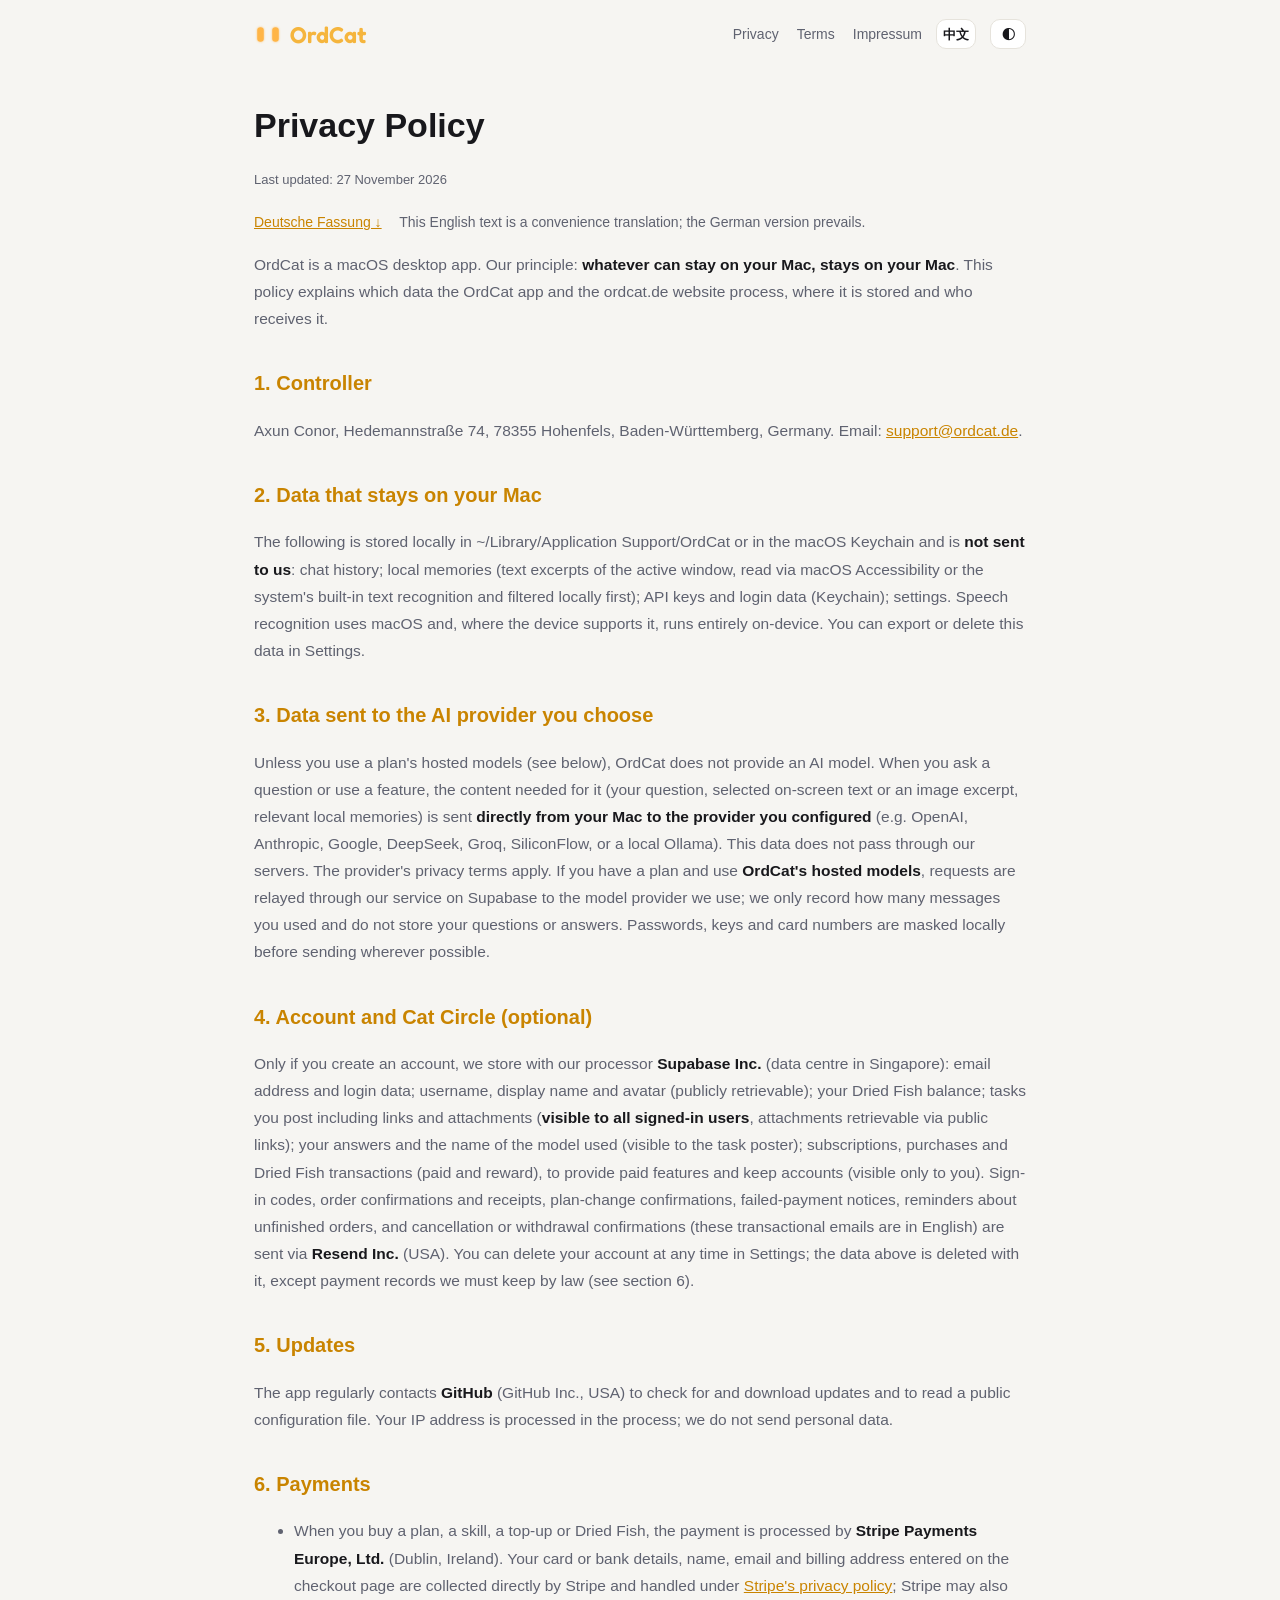
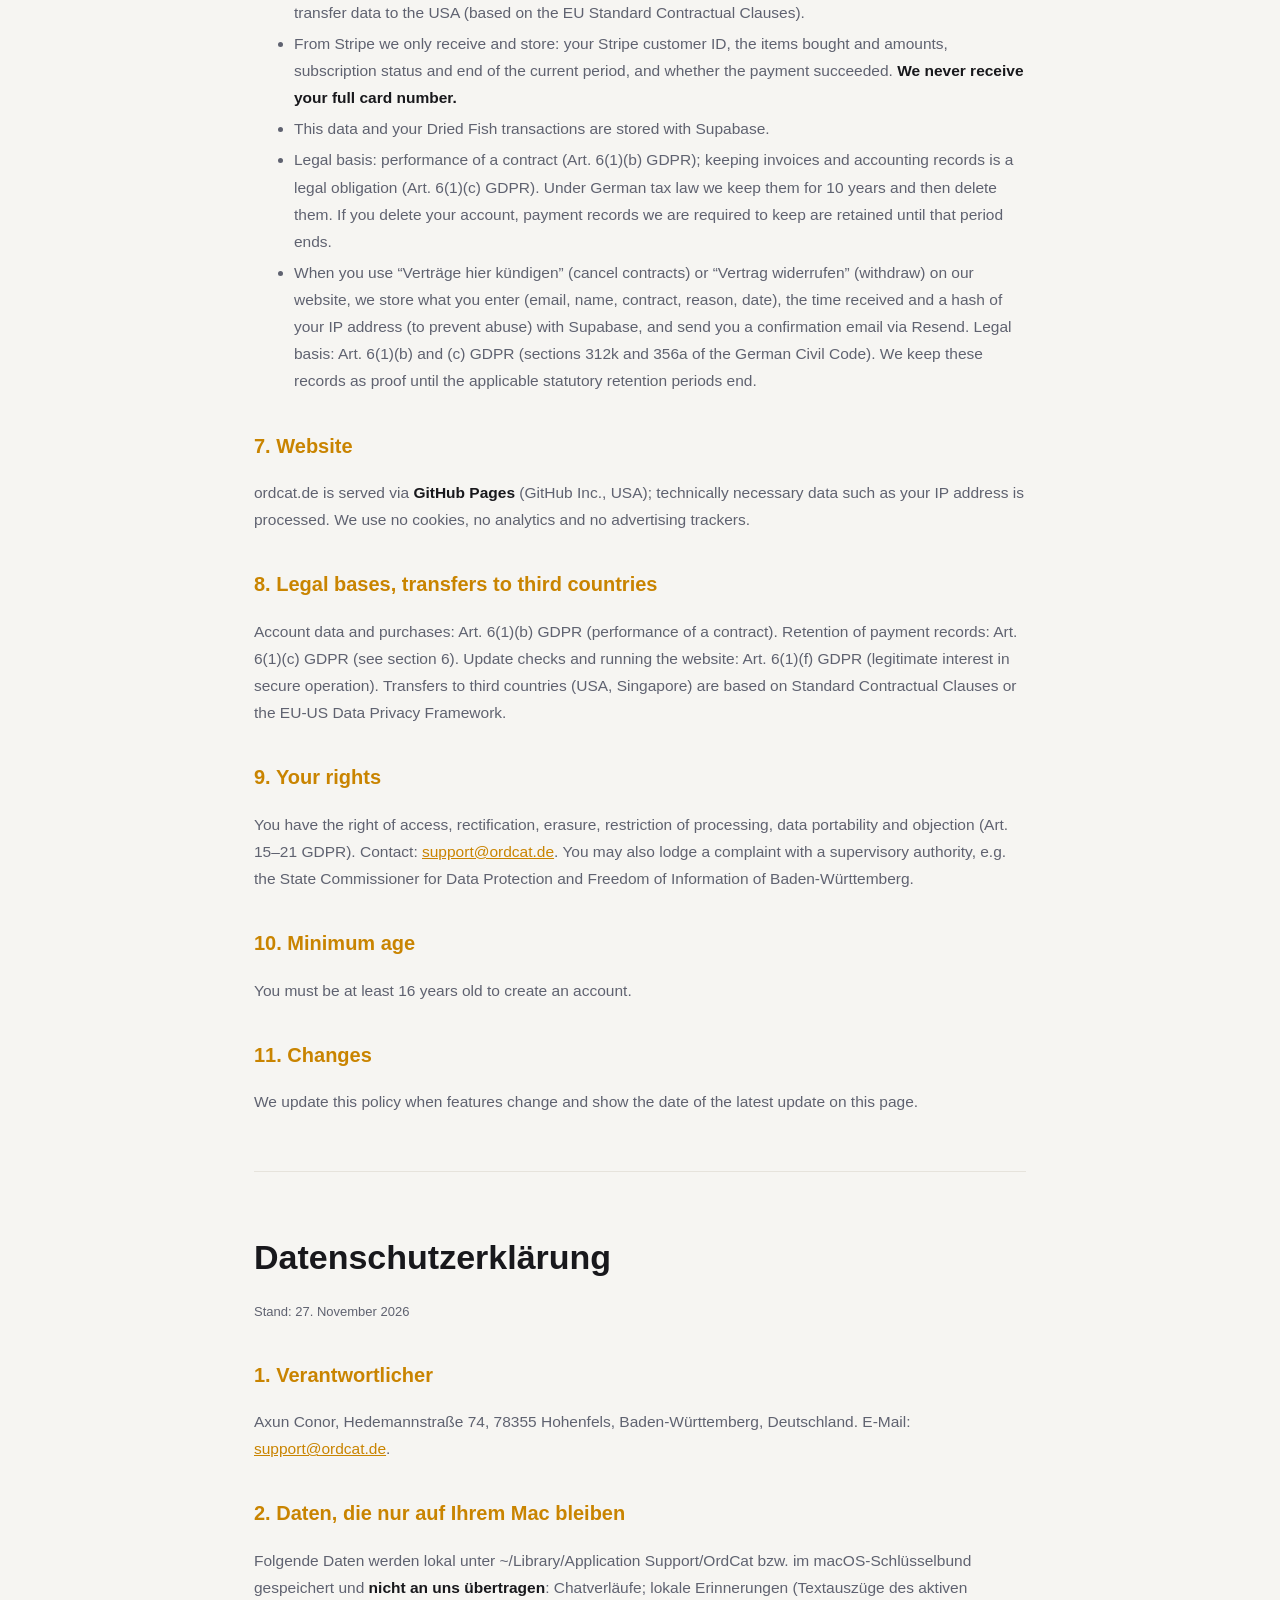
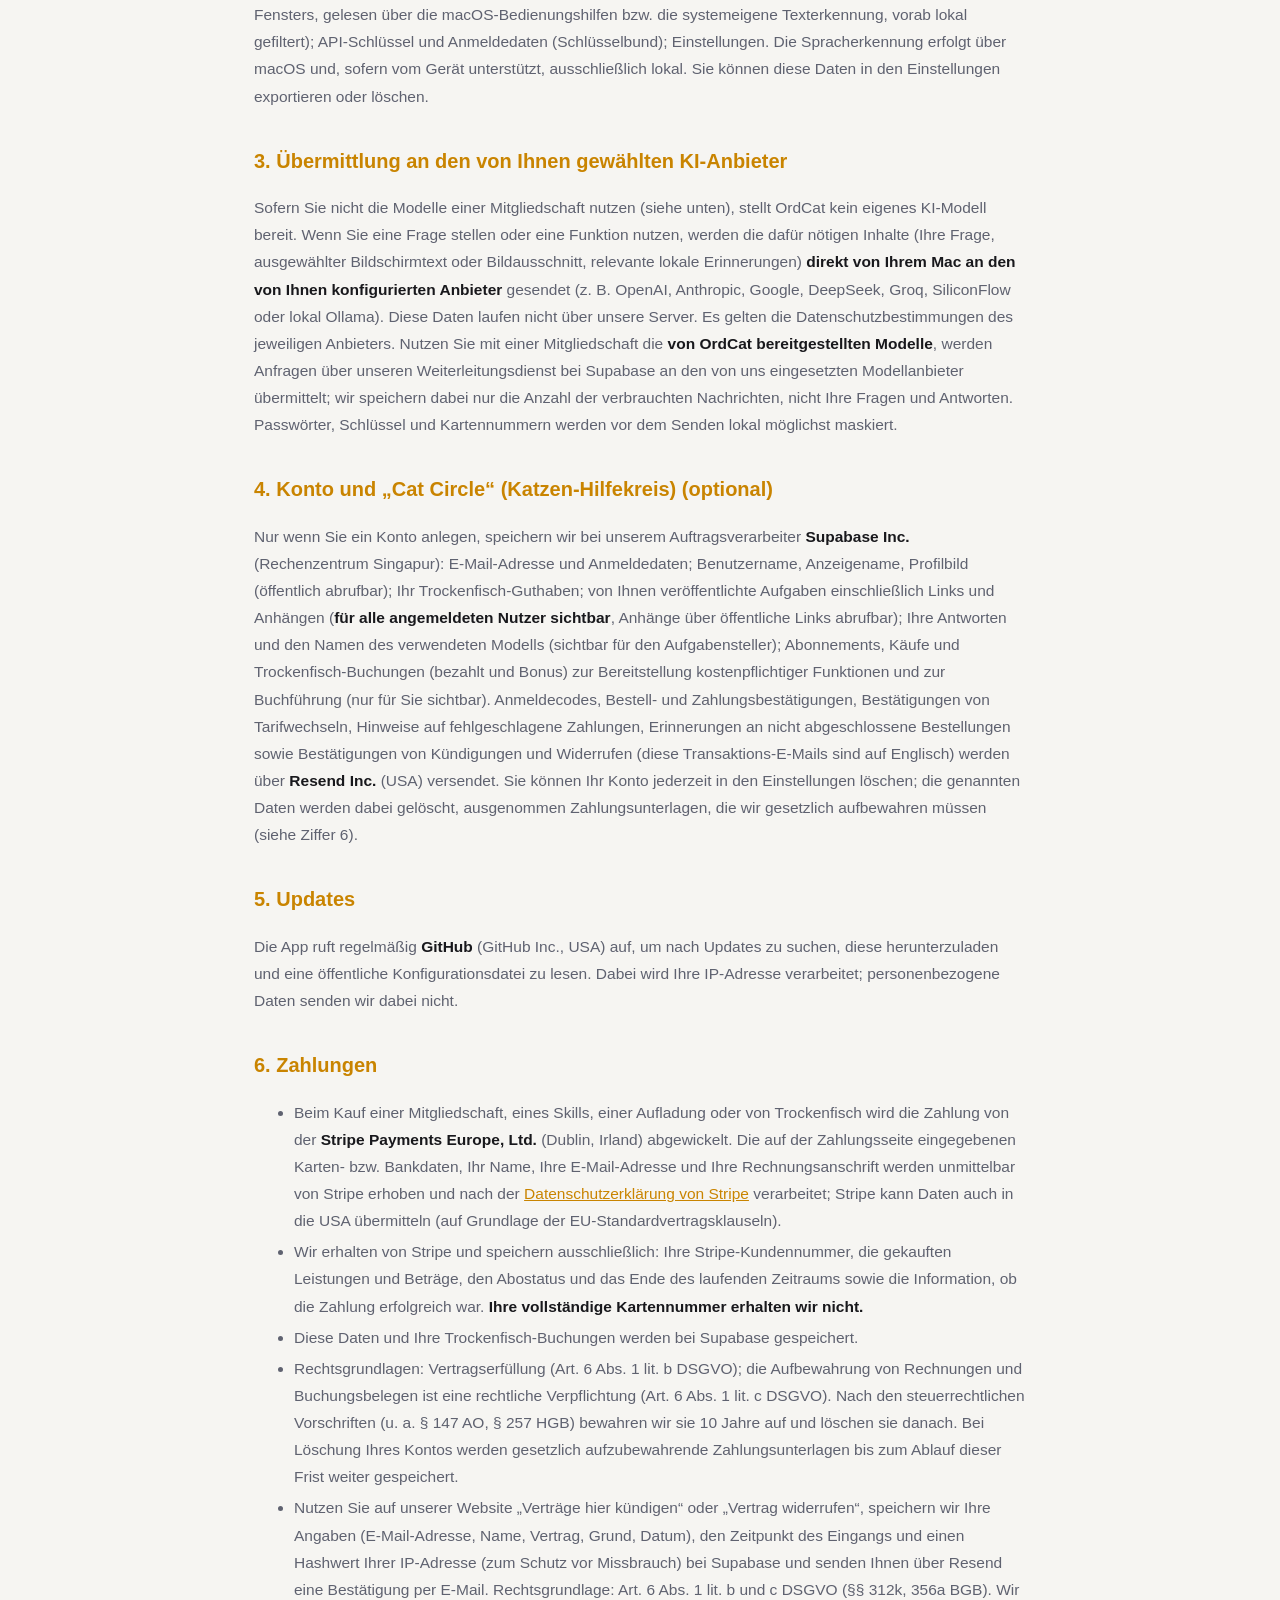
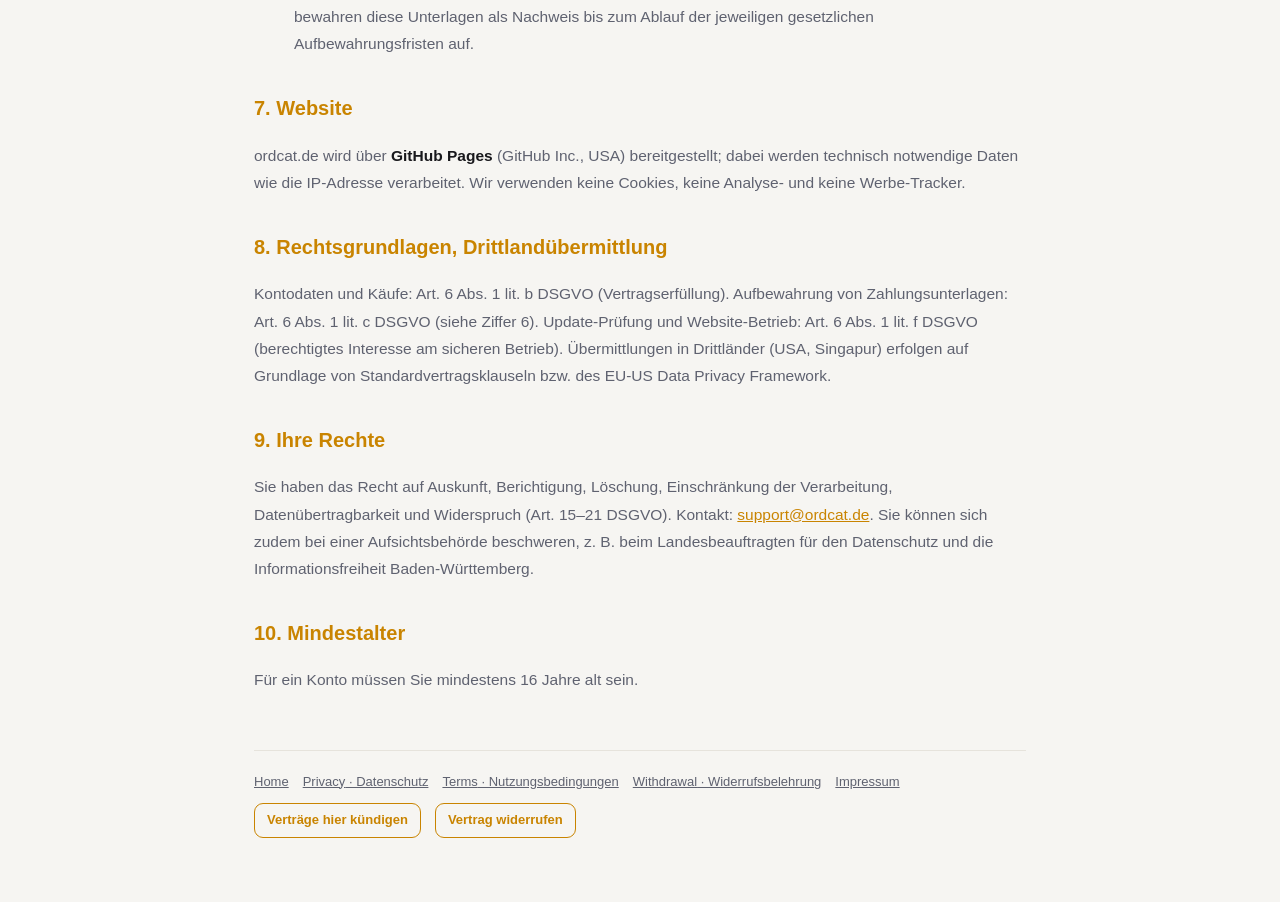
<file: privacy.html>
<!doctype html>
<html lang="zh-CN"><head><meta charset="utf-8"><meta name="viewport" content="width=device-width, initial-scale=1">
<title>隐私政策 · Datenschutzerklärung · OrdCat</title><link rel="icon" href="logo.svg" type="image/svg+xml"><link rel="icon" href="favicon.png" sizes="64x64"><link rel="stylesheet" href="legal.css"><script>window.OC_I18N={__title:"Privacy Policy · Datenschutzerklärung · OrdCat"}</script><script src="theme.js"></script></head>
<body><div class="wrap">
<nav><a class="brand" href="./"><img class="eyes" src="eyes.svg" alt="OrdCat"><span class="wm">OrdCat</span></a><span><a href="privacy.html"><span class="zh">隐私政策</span><span class="en">Privacy</span></a><a href="terms.html"><span class="zh">用户协议</span><span class="en">Terms</span></a><a href="impressum.html">Impressum</a><button class="tg" id="langBtn" onclick="ocToggleLang()">EN</button><button class="tg" id="themeBtn" onclick="ocCycleTheme()">◐</button></span></nav>
<div class="zh">
<h1>隐私政策</h1>
<p class="date">更新日期：2026 年 11 月 27 日</p>
<p class="lang"><a href="#de">Deutsche Fassung ↓</a></p>
<p>OrdCat 是一款 macOS 桌面应用。我们的原则是：<b>能在你的 Mac 上完成的，就只留在你的 Mac 上</b>。本政策如实说明 OrdCat 应用和 ordcat.de 网站会处理哪些数据、存在哪里、发给谁。</p>

<h2>1. 负责人</h2>
<p>Axun Conor，Hedemannstraße 74, 78355 Hohenfels, Baden-Württemberg, 德国。邮箱：<a href="mailto:support@ordcat.de">support@ordcat.de</a>。</p>

<h2>2. 只保存在你 Mac 上的数据</h2>
<p>以下数据保存在 <b>~/Library/Application Support/OrdCat</b>（或 macOS 钥匙串）中，<b>不会上传到我们的服务器</b>：</p>
<ul>
<li><b>聊天记录和话题</b>。</li>
<li><b>本地记忆</b>：你在使用中产生的屏幕文字摘要（通过系统「辅助功能」读取前台窗口的文字，必要时用 macOS 自带的文字识别），存在本地 SQLite 数据库里，用于小猫理解上下文。存入前会在本地过滤密码框和敏感内容。</li>
<li><b>你的 API Key 和登录凭证</b>：保存在 macOS 钥匙串。</li>
<li><b>设置</b>：保存在 macOS 偏好设置中。</li>
<li><b>语音识别</b>：使用 macOS 自带的语音识别，设备支持时强制在本机完成。</li>
</ul>
<p>你可以在 设置 → 账号 / 感知与记忆 中导出或清除这些数据；删除应用和上述文件夹即可全部删除。</p>

<h2>3. 发给你自己选择的 AI 模型服务商</h2>
<p>免费版不提供模型，由你自己配置（BYOM）。当你提问、分享页面、复制文字让小猫看看、使用看图或语音朗读等功能时，相关内容（你的问题、所选的屏幕文字或截图片段、相关记忆片段）会<b>直接从你的 Mac 发送到你配置的服务商</b>，例如 OpenAI、Anthropic、Google Gemini、DeepSeek、Groq、硅基流动，或你本机的 Ollama。这些数据不经过我们的服务器。服务商如何处理数据，以其各自的隐私政策为准。使用本地 Ollama 时，数据不离开你的电脑。</p>
<p>如果你开通了会员并使用 <b>OrdCat 托管的模型</b>，请求会经过我们在 Supabase 上的转发服务，再发给我们选用的模型服务商；我们只记录用了多少条额度，不保存你的问题和回答。</p>
<p>发送前，OrdCat 会在本地尝试给密码、密钥、卡号等内容打码。</p>

<h2>4. 账号与猫帮圈（可选）</h2>
<p>只有你注册登录账号后，以下数据才会保存在我们使用的后端服务 <b>Supabase</b>（Supabase Inc.，数据中心位于新加坡）：</p>
<table>
<tr><th>数据</th><th>用途</th><th>谁能看到</th></tr>
<tr><td>邮箱地址、登录记录</td><td>用邮箱验证码登录</td><td>仅你本人和运营者</td></tr>
<tr><td>用户名、显示名称、头像</td><td>个人资料、猫帮圈署名</td><td>头像公开可访问；名称对登录用户可见</td></tr>
<tr><td>小鱼干余额</td><td>猫帮圈、喵副本</td><td>仅你本人</td></tr>
<tr><td>你发布的任务（标题、说明、类型、链接、附件）</td><td>猫帮圈</td><td><b>所有登录用户可见</b>；附件通过公开链接可访问</td></tr>
<tr><td>你提交的回答、使用的模型名称</td><td>猫帮圈</td><td>任务发布者和你本人</td></tr>
<tr><td>订阅、购买记录和小鱼干流水（付费和奖励）</td><td>开通付费功能、记账</td><td>仅你本人</td></tr>
</table>
<p>登录验证码邮件、订单确认和付款收据、换方案确认、扣款失败通知、订单未付完的提醒，以及取消、撤回的确认邮件（这些交易邮件统一用英文），通过 <b>Resend</b>（Resend Inc.，美国）从 noreply@ordcat.de 发出，Resend 会处理你的邮箱地址。</p>
<p>你可以随时在 设置 → 账号 中删除账号，账号和上表中的数据会一并删除（法律要求保留的付款记录除外，见第 6 条）。</p>

<h2>5. 更新检查与下载</h2>
<p>OrdCat 会定期访问 <b>GitHub</b>（GitHub Inc.，美国）检查新版本并下载更新，同时读取一份公开的配置文件（公告等）。GitHub 会像访问任何网站一样处理你的 IP 地址。我们不在这些请求中发送任何个人信息。</p>

<h2>6. 付款</h2>
<ul>
<li>购买会员、技能、加油包或小鱼干时，付款由 <b>Stripe Payments Europe, Ltd.</b>（爱尔兰都柏林）处理。你在付款页填写的卡号、银行信息、姓名、邮箱、账单地址由 Stripe 直接收集，按 <a href="https://stripe.com/de/privacy">Stripe 的隐私政策</a>处理；Stripe 也可能把数据传到美国（依据欧盟标准合同条款）。</li>
<li>我们只从 Stripe 拿到并保存：Stripe 客户编号、购买的商品和金额、订阅状态和到期时间、付款是否成功。<b>我们拿不到完整卡号。</b></li>
<li>这些数据和小鱼干流水存在 Supabase。</li>
<li>法律依据：履行合同（GDPR 第 6 条第 1 款 b 项）；保存发票和账目是法定义务（第 6 条第 1 款 c 项），按德国税法保存 10 年，到期删除。删除账号时，法律要求保留的付款记录会继续保存到期满。</li>
<li>通过官网「Verträge hier kündigen」或「Vertrag widerrufen」提交取消或撤回时，我们保存你填写的内容（邮箱、姓名、合同、理由、日期）、收到时间和 IP 地址的哈希值（用于防止滥用），存在 Supabase，并通过 Resend 给你发确认邮件。法律依据：GDPR 第 6 条第 1 款 b 项和 c 项（德国民法典 §312k、§356a）。这些记录作为凭证保存，到相关的法定保存期限届满后删除。</li>
</ul>

<h2>7. 网站 ordcat.de</h2>
<p>网站托管在 <b>GitHub Pages</b>（GitHub Inc.，美国）。访问时 GitHub 会处理你的 IP 地址等技术数据以提供网页。网站不使用 Cookie、不使用统计或广告追踪。下载页会向 GitHub 查询最新版本号。</p>

<h2>8. 不做的事</h2>
<ul><li>不出售、不出租你的数据。</li><li>不做广告追踪，没有第三方统计。</li><li>不在后台持续录屏或录音。</li></ul>

<h2>9. 法律依据和你的权利（GDPR）</h2>
<p>我们处理账号数据的依据是履行与你的使用协议（GDPR 第 6 条第 1 款 b 项），付款记录的保存另见第 6 条（第 6 条第 1 款 c 项），更新检查和网站运行基于正当利益（第 6 条第 1 款 f 项）。数据传到欧盟以外（美国、新加坡）时，依据服务商的标准合同条款或欧盟-美国数据隐私框架。</p>
<p>你有权访问、更正、删除、限制处理、数据可携带，以及反对处理。请发邮件到 <a href="mailto:support@ordcat.de">support@ordcat.de</a>。你也可以向数据保护监管机构投诉，例如巴登-符腾堡州数据保护与信息自由专员（LfDI Baden-Württemberg）。</p>

<h2>10. 未成年人</h2>
<p>注册账号需年满 16 周岁。</p>

<h2>11. 变更</h2>
<p>功能变化时我们会更新本政策，并在此页面标明更新日期。</p>
</div>
<div class="en">
<h1>Privacy Policy</h1>
<p class="date">Last updated: 27 November 2026</p>
<p class="lang"><a href="#de">Deutsche Fassung ↓</a> This English text is a convenience translation; the German version prevails.</p>
<p>OrdCat is a macOS desktop app. Our principle: <b>whatever can stay on your Mac, stays on your Mac</b>. This policy explains which data the OrdCat app and the ordcat.de website process, where it is stored and who receives it.</p>
<h2>1. Controller</h2>
<p>Axun Conor, Hedemannstraße 74, 78355 Hohenfels, Baden-Württemberg, Germany. Email: <a href="mailto:support@ordcat.de">support@ordcat.de</a>.</p>
<h2>2. Data that stays on your Mac</h2>
<p>The following is stored locally in ~/Library/Application Support/OrdCat or in the macOS Keychain and is <b>not sent to us</b>: chat history; local memories (text excerpts of the active window, read via macOS Accessibility or the system's built-in text recognition and filtered locally first); API keys and login data (Keychain); settings. Speech recognition uses macOS and, where the device supports it, runs entirely on-device. You can export or delete this data in Settings.</p>
<h2>3. Data sent to the AI provider you choose</h2>
<p>Unless you use a plan's hosted models (see below), OrdCat does not provide an AI model. When you ask a question or use a feature, the content needed for it (your question, selected on-screen text or an image excerpt, relevant local memories) is sent <b>directly from your Mac to the provider you configured</b> (e.g. OpenAI, Anthropic, Google, DeepSeek, Groq, SiliconFlow, or a local Ollama). This data does not pass through our servers. The provider's privacy terms apply. If you have a plan and use <b>OrdCat's hosted models</b>, requests are relayed through our service on Supabase to the model provider we use; we only record how many messages you used and do not store your questions or answers. Passwords, keys and card numbers are masked locally before sending wherever possible.</p>
<h2>4. Account and Cat Circle (optional)</h2>
<p>Only if you create an account, we store with our processor <b>Supabase Inc.</b> (data centre in Singapore): email address and login data; username, display name and avatar (publicly retrievable); your Dried Fish balance; tasks you post including links and attachments (<b>visible to all signed-in users</b>, attachments retrievable via public links); your answers and the name of the model used (visible to the task poster); subscriptions, purchases and Dried Fish transactions (paid and reward), to provide paid features and keep accounts (visible only to you). Sign-in codes, order confirmations and receipts, plan-change confirmations, failed-payment notices, reminders about unfinished orders, and cancellation or withdrawal confirmations (these transactional emails are in English) are sent via <b>Resend Inc.</b> (USA). You can delete your account at any time in Settings; the data above is deleted with it, except payment records we must keep by law (see section 6).</p>
<h2>5. Updates</h2>
<p>The app regularly contacts <b>GitHub</b> (GitHub Inc., USA) to check for and download updates and to read a public configuration file. Your IP address is processed in the process; we do not send personal data.</p>
<h2>6. Payments</h2>
<ul>
<li>When you buy a plan, a skill, a top-up or Dried Fish, the payment is processed by <b>Stripe Payments Europe, Ltd.</b> (Dublin, Ireland). Your card or bank details, name, email and billing address entered on the checkout page are collected directly by Stripe and handled under <a href="https://stripe.com/privacy">Stripe's privacy policy</a>; Stripe may also transfer data to the USA (based on the EU Standard Contractual Clauses).</li>
<li>From Stripe we only receive and store: your Stripe customer ID, the items bought and amounts, subscription status and end of the current period, and whether the payment succeeded. <b>We never receive your full card number.</b></li>
<li>This data and your Dried Fish transactions are stored with Supabase.</li>
<li>Legal basis: performance of a contract (Art. 6(1)(b) GDPR); keeping invoices and accounting records is a legal obligation (Art. 6(1)(c) GDPR). Under German tax law we keep them for 10 years and then delete them. If you delete your account, payment records we are required to keep are retained until that period ends.</li>
<li>When you use “Verträge hier kündigen” (cancel contracts) or “Vertrag widerrufen” (withdraw) on our website, we store what you enter (email, name, contract, reason, date), the time received and a hash of your IP address (to prevent abuse) with Supabase, and send you a confirmation email via Resend. Legal basis: Art. 6(1)(b) and (c) GDPR (sections 312k and 356a of the German Civil Code). We keep these records as proof until the applicable statutory retention periods end.</li>
</ul>
<h2>7. Website</h2>
<p>ordcat.de is served via <b>GitHub Pages</b> (GitHub Inc., USA); technically necessary data such as your IP address is processed. We use no cookies, no analytics and no advertising trackers.</p>
<h2>8. Legal bases, transfers to third countries</h2>
<p>Account data and purchases: Art. 6(1)(b) GDPR (performance of a contract). Retention of payment records: Art. 6(1)(c) GDPR (see section 6). Update checks and running the website: Art. 6(1)(f) GDPR (legitimate interest in secure operation). Transfers to third countries (USA, Singapore) are based on Standard Contractual Clauses or the EU-US Data Privacy Framework.</p>
<h2>9. Your rights</h2>
<p>You have the right of access, rectification, erasure, restriction of processing, data portability and objection (Art. 15–21 GDPR). Contact: <a href="mailto:support@ordcat.de">support@ordcat.de</a>. You may also lodge a complaint with a supervisory authority, e.g. the State Commissioner for Data Protection and Freedom of Information of Baden-Württemberg.</p>
<h2>10. Minimum age</h2>
<p>You must be at least 16 years old to create an account.</p>
<h2>11. Changes</h2>
<p>We update this policy when features change and show the date of the latest update on this page.</p>
</div>
<hr id="de">
<h1>Datenschutzerklärung</h1>
<p class="date">Stand: 27. November 2026</p>
<h2>1. Verantwortlicher</h2>
<p>Axun Conor, Hedemannstraße 74, 78355 Hohenfels, Baden-Württemberg, Deutschland. E-Mail: <a href="mailto:support@ordcat.de">support@ordcat.de</a>.</p>
<h2>2. Daten, die nur auf Ihrem Mac bleiben</h2>
<p>Folgende Daten werden lokal unter ~/Library/Application Support/OrdCat bzw. im macOS-Schlüsselbund gespeichert und <b>nicht an uns übertragen</b>: Chatverläufe; lokale Erinnerungen (Textauszüge des aktiven Fensters, gelesen über die macOS-Bedienungshilfen bzw. die systemeigene Texterkennung, vorab lokal gefiltert); API-Schlüssel und Anmeldedaten (Schlüsselbund); Einstellungen. Die Spracherkennung erfolgt über macOS und, sofern vom Gerät unterstützt, ausschließlich lokal. Sie können diese Daten in den Einstellungen exportieren oder löschen.</p>
<h2>3. Übermittlung an den von Ihnen gewählten KI-Anbieter</h2>
<p>Sofern Sie nicht die Modelle einer Mitgliedschaft nutzen (siehe unten), stellt OrdCat kein eigenes KI-Modell bereit. Wenn Sie eine Frage stellen oder eine Funktion nutzen, werden die dafür nötigen Inhalte (Ihre Frage, ausgewählter Bildschirmtext oder Bildausschnitt, relevante lokale Erinnerungen) <b>direkt von Ihrem Mac an den von Ihnen konfigurierten Anbieter</b> gesendet (z. B. OpenAI, Anthropic, Google, DeepSeek, Groq, SiliconFlow oder lokal Ollama). Diese Daten laufen nicht über unsere Server. Es gelten die Datenschutzbestimmungen des jeweiligen Anbieters. Nutzen Sie mit einer Mitgliedschaft die <b>von OrdCat bereitgestellten Modelle</b>, werden Anfragen über unseren Weiterleitungsdienst bei Supabase an den von uns eingesetzten Modellanbieter übermittelt; wir speichern dabei nur die Anzahl der verbrauchten Nachrichten, nicht Ihre Fragen und Antworten. Passwörter, Schlüssel und Kartennummern werden vor dem Senden lokal möglichst maskiert.</p>
<h2>4. Konto und „Cat Circle“ (Katzen-Hilfekreis) (optional)</h2>
<p>Nur wenn Sie ein Konto anlegen, speichern wir bei unserem Auftragsverarbeiter <b>Supabase Inc.</b> (Rechenzentrum Singapur): E-Mail-Adresse und Anmeldedaten; Benutzername, Anzeigename, Profilbild (öffentlich abrufbar); Ihr Trockenfisch-Guthaben; von Ihnen veröffentlichte Aufgaben einschließlich Links und Anhängen (<b>für alle angemeldeten Nutzer sichtbar</b>, Anhänge über öffentliche Links abrufbar); Ihre Antworten und den Namen des verwendeten Modells (sichtbar für den Aufgabensteller); Abonnements, Käufe und Trockenfisch-Buchungen (bezahlt und Bonus) zur Bereitstellung kostenpflichtiger Funktionen und zur Buchführung (nur für Sie sichtbar). Anmeldecodes, Bestell- und Zahlungsbestätigungen, Bestätigungen von Tarifwechseln, Hinweise auf fehlgeschlagene Zahlungen, Erinnerungen an nicht abgeschlossene Bestellungen sowie Bestätigungen von Kündigungen und Widerrufen (diese Transaktions-E-Mails sind auf Englisch) werden über <b>Resend Inc.</b> (USA) versendet. Sie können Ihr Konto jederzeit in den Einstellungen löschen; die genannten Daten werden dabei gelöscht, ausgenommen Zahlungsunterlagen, die wir gesetzlich aufbewahren müssen (siehe Ziffer 6).</p>
<h2>5. Updates</h2>
<p>Die App ruft regelmäßig <b>GitHub</b> (GitHub Inc., USA) auf, um nach Updates zu suchen, diese herunterzuladen und eine öffentliche Konfigurationsdatei zu lesen. Dabei wird Ihre IP-Adresse verarbeitet; personenbezogene Daten senden wir dabei nicht.</p>
<h2>6. Zahlungen</h2>
<ul>
<li>Beim Kauf einer Mitgliedschaft, eines Skills, einer Aufladung oder von Trockenfisch wird die Zahlung von der <b>Stripe Payments Europe, Ltd.</b> (Dublin, Irland) abgewickelt. Die auf der Zahlungsseite eingegebenen Karten- bzw. Bankdaten, Ihr Name, Ihre E-Mail-Adresse und Ihre Rechnungsanschrift werden unmittelbar von Stripe erhoben und nach der <a href="https://stripe.com/de/privacy">Datenschutzerklärung von Stripe</a> verarbeitet; Stripe kann Daten auch in die USA übermitteln (auf Grundlage der EU-Standardvertragsklauseln).</li>
<li>Wir erhalten von Stripe und speichern ausschließlich: Ihre Stripe-Kundennummer, die gekauften Leistungen und Beträge, den Abostatus und das Ende des laufenden Zeitraums sowie die Information, ob die Zahlung erfolgreich war. <b>Ihre vollständige Kartennummer erhalten wir nicht.</b></li>
<li>Diese Daten und Ihre Trockenfisch-Buchungen werden bei Supabase gespeichert.</li>
<li>Rechtsgrundlagen: Vertragserfüllung (Art. 6 Abs. 1 lit. b DSGVO); die Aufbewahrung von Rechnungen und Buchungsbelegen ist eine rechtliche Verpflichtung (Art. 6 Abs. 1 lit. c DSGVO). Nach den steuerrechtlichen Vorschriften (u. a. § 147 AO, § 257 HGB) bewahren wir sie 10 Jahre auf und löschen sie danach. Bei Löschung Ihres Kontos werden gesetzlich aufzubewahrende Zahlungsunterlagen bis zum Ablauf dieser Frist weiter gespeichert.</li>
<li>Nutzen Sie auf unserer Website „Verträge hier kündigen“ oder „Vertrag widerrufen“, speichern wir Ihre Angaben (E-Mail-Adresse, Name, Vertrag, Grund, Datum), den Zeitpunkt des Eingangs und einen Hashwert Ihrer IP-Adresse (zum Schutz vor Missbrauch) bei Supabase und senden Ihnen über Resend eine Bestätigung per E-Mail. Rechtsgrundlage: Art. 6 Abs. 1 lit. b und c DSGVO (§§ 312k, 356a BGB). Wir bewahren diese Unterlagen als Nachweis bis zum Ablauf der jeweiligen gesetzlichen Aufbewahrungsfristen auf.</li>
</ul>
<h2>7. Website</h2>
<p>ordcat.de wird über <b>GitHub Pages</b> (GitHub Inc., USA) bereitgestellt; dabei werden technisch notwendige Daten wie die IP-Adresse verarbeitet. Wir verwenden keine Cookies, keine Analyse- und keine Werbe-Tracker.</p>
<h2>8. Rechtsgrundlagen, Drittlandübermittlung</h2>
<p>Kontodaten und Käufe: Art. 6 Abs. 1 lit. b DSGVO (Vertragserfüllung). Aufbewahrung von Zahlungsunterlagen: Art. 6 Abs. 1 lit. c DSGVO (siehe Ziffer 6). Update-Prüfung und Website-Betrieb: Art. 6 Abs. 1 lit. f DSGVO (berechtigtes Interesse am sicheren Betrieb). Übermittlungen in Drittländer (USA, Singapur) erfolgen auf Grundlage von Standardvertragsklauseln bzw. des EU-US Data Privacy Framework.</p>
<h2>9. Ihre Rechte</h2>
<p>Sie haben das Recht auf Auskunft, Berichtigung, Löschung, Einschränkung der Verarbeitung, Datenübertragbarkeit und Widerspruch (Art. 15–21 DSGVO). Kontakt: <a href="mailto:support@ordcat.de">support@ordcat.de</a>. Sie können sich zudem bei einer Aufsichtsbehörde beschweren, z. B. beim Landesbeauftragten für den Datenschutz und die Informationsfreiheit Baden-Württemberg.</p>
<h2>10. Mindestalter</h2>
<p>Für ein Konto müssen Sie mindestens 16 Jahre alt sein.</p>

<footer><a href="./"><span class="zh">首页</span><span class="en">Home</span></a><a href="privacy.html"><span class="zh">隐私政策</span><span class="en">Privacy</span> · Datenschutz</a><a href="terms.html"><span class="zh">用户协议</span><span class="en">Terms</span> · Nutzungsbedingungen</a><a href="widerruf.html"><span class="zh">撤回说明</span><span class="en">Withdrawal</span> · Widerrufsbelehrung</a><a href="impressum.html">Impressum</a><br><a class="kb" href="kuendigen.html">Verträge hier kündigen</a><a class="kb" href="widerruf.html#widerrufen">Vertrag widerrufen</a></footer>
</div></body></html>
</file>
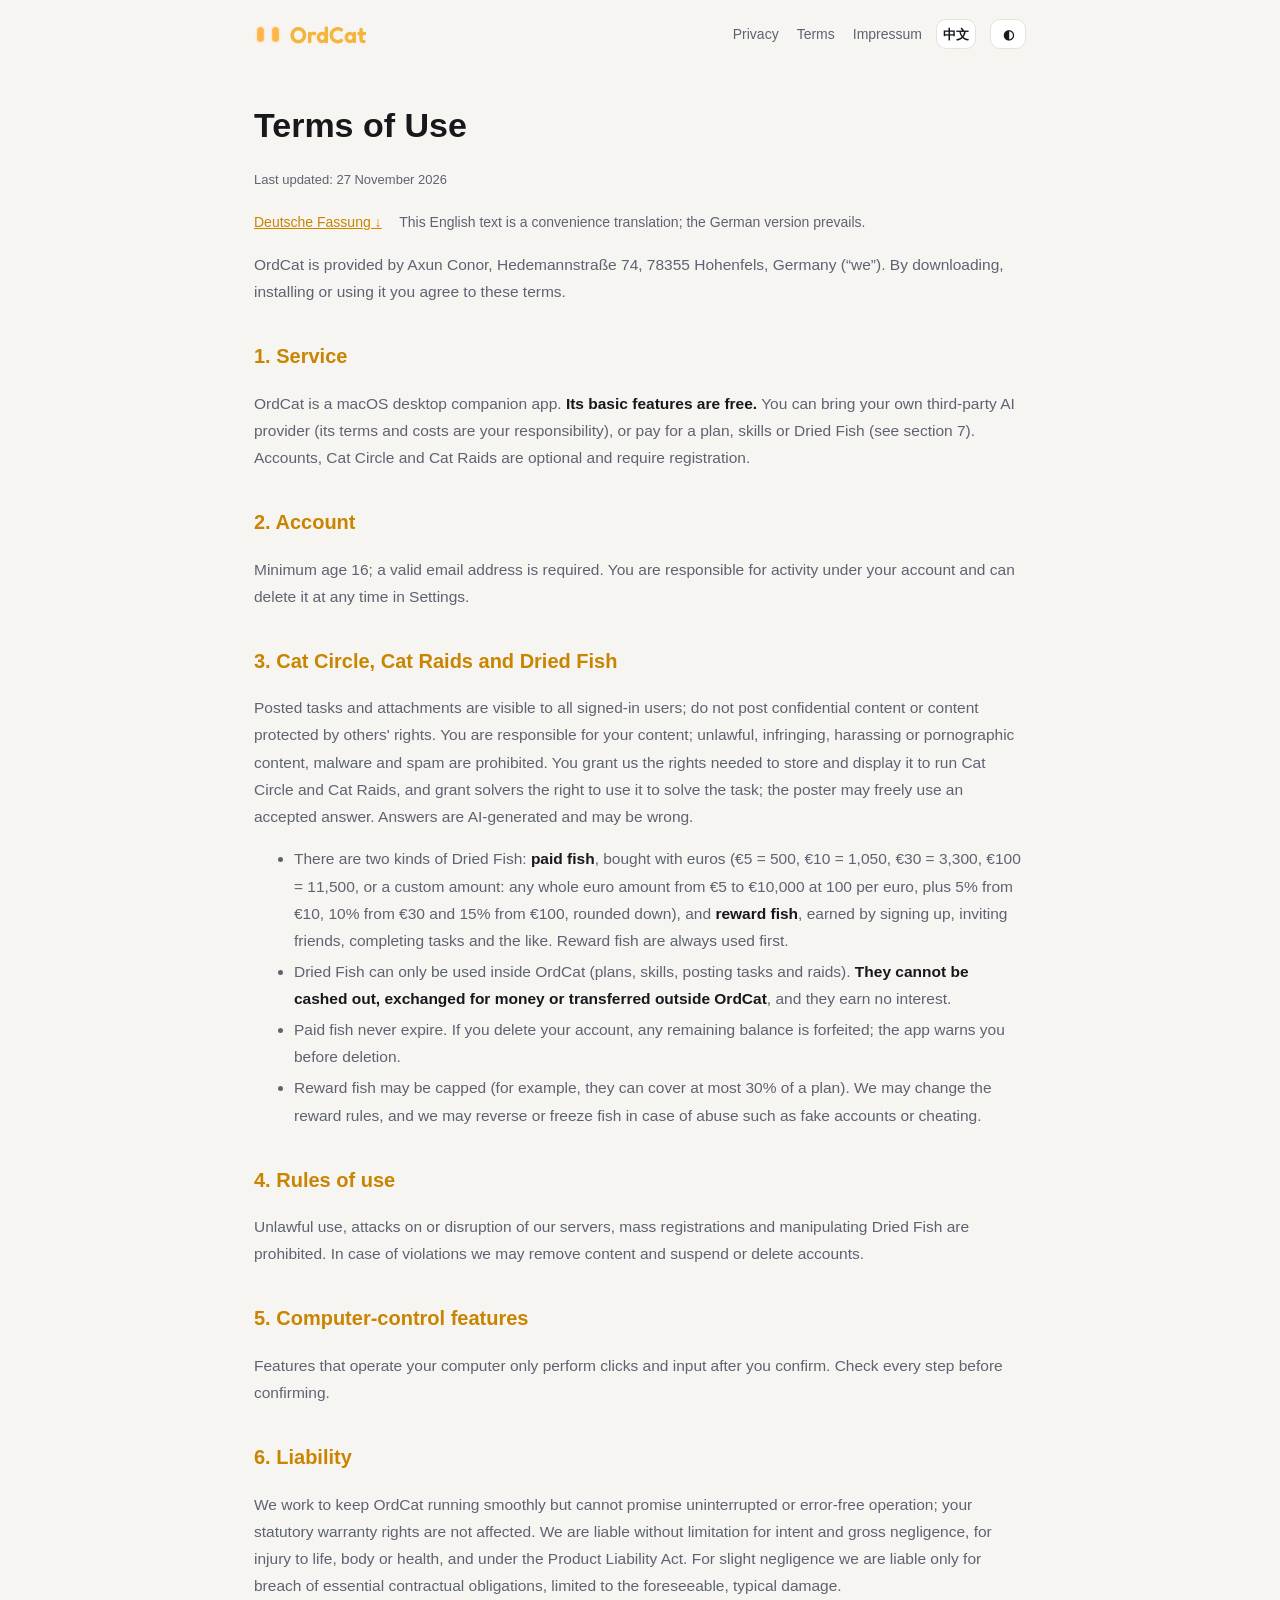
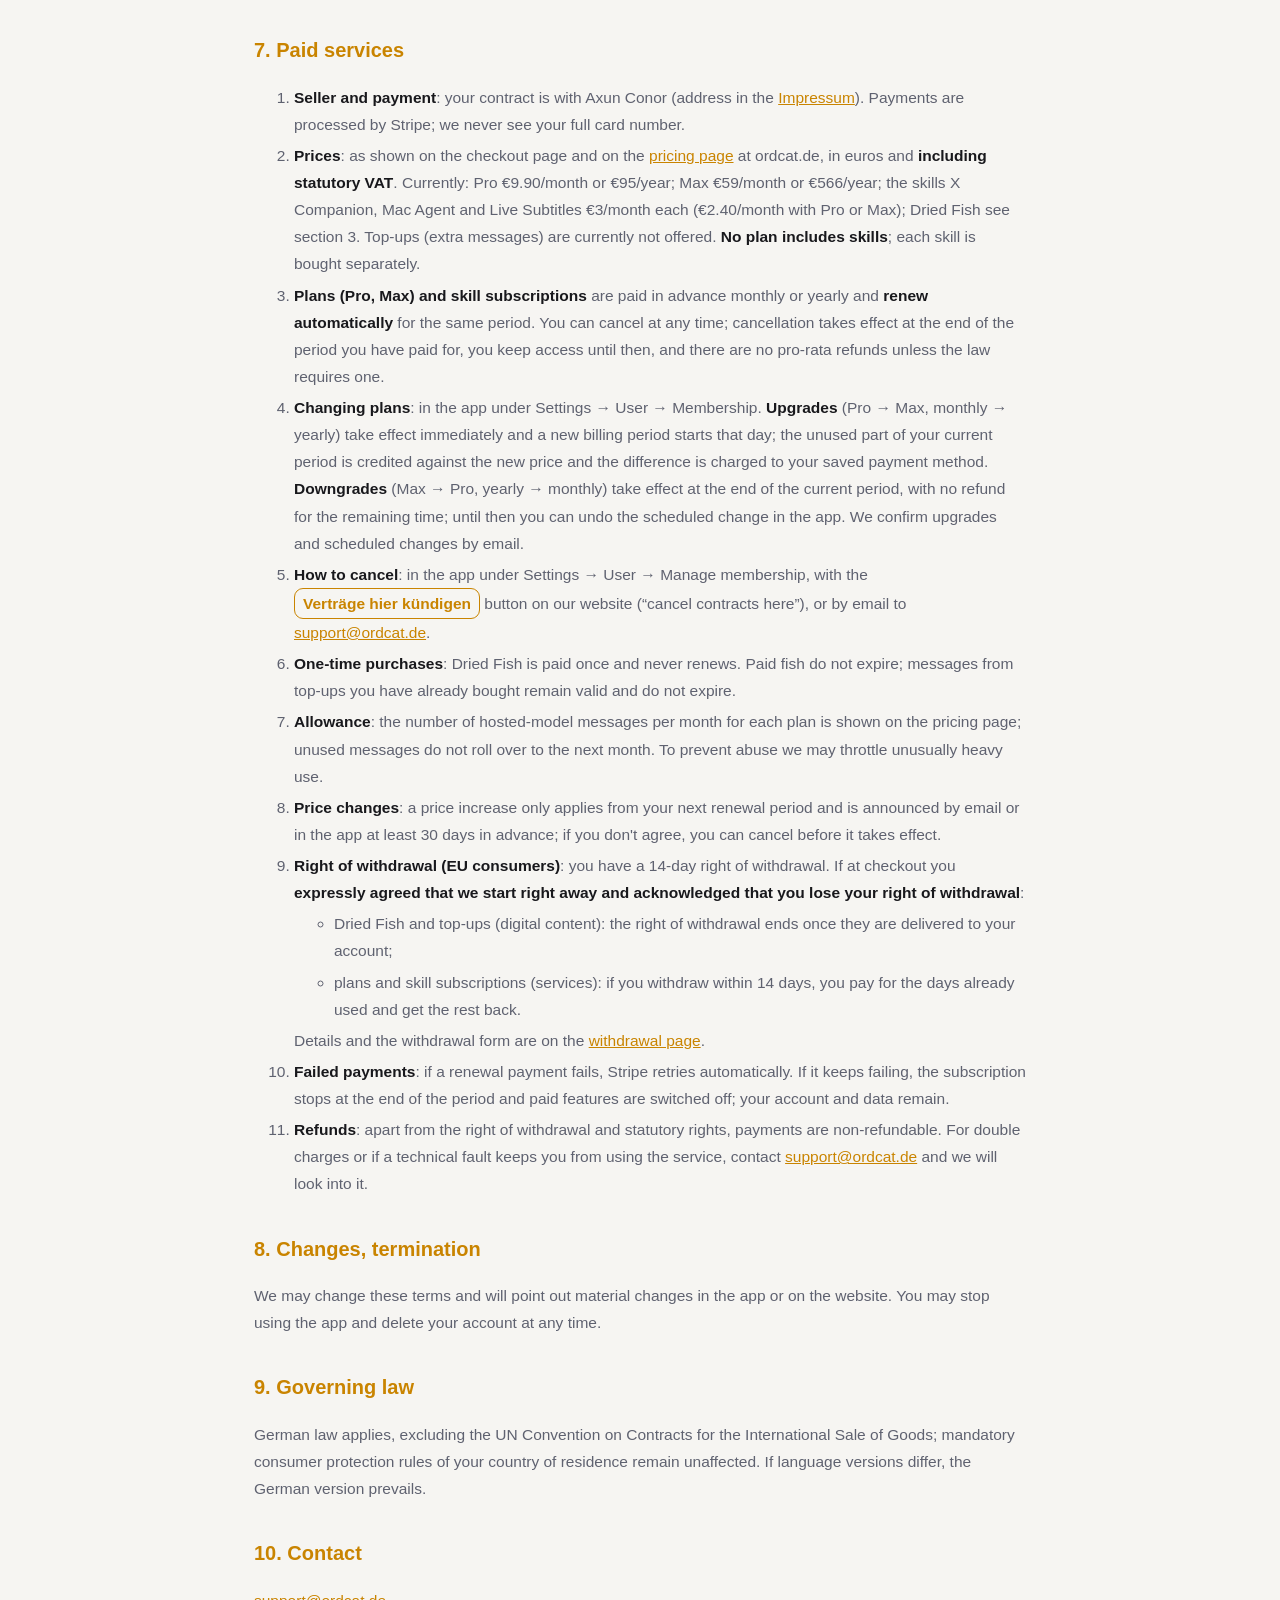
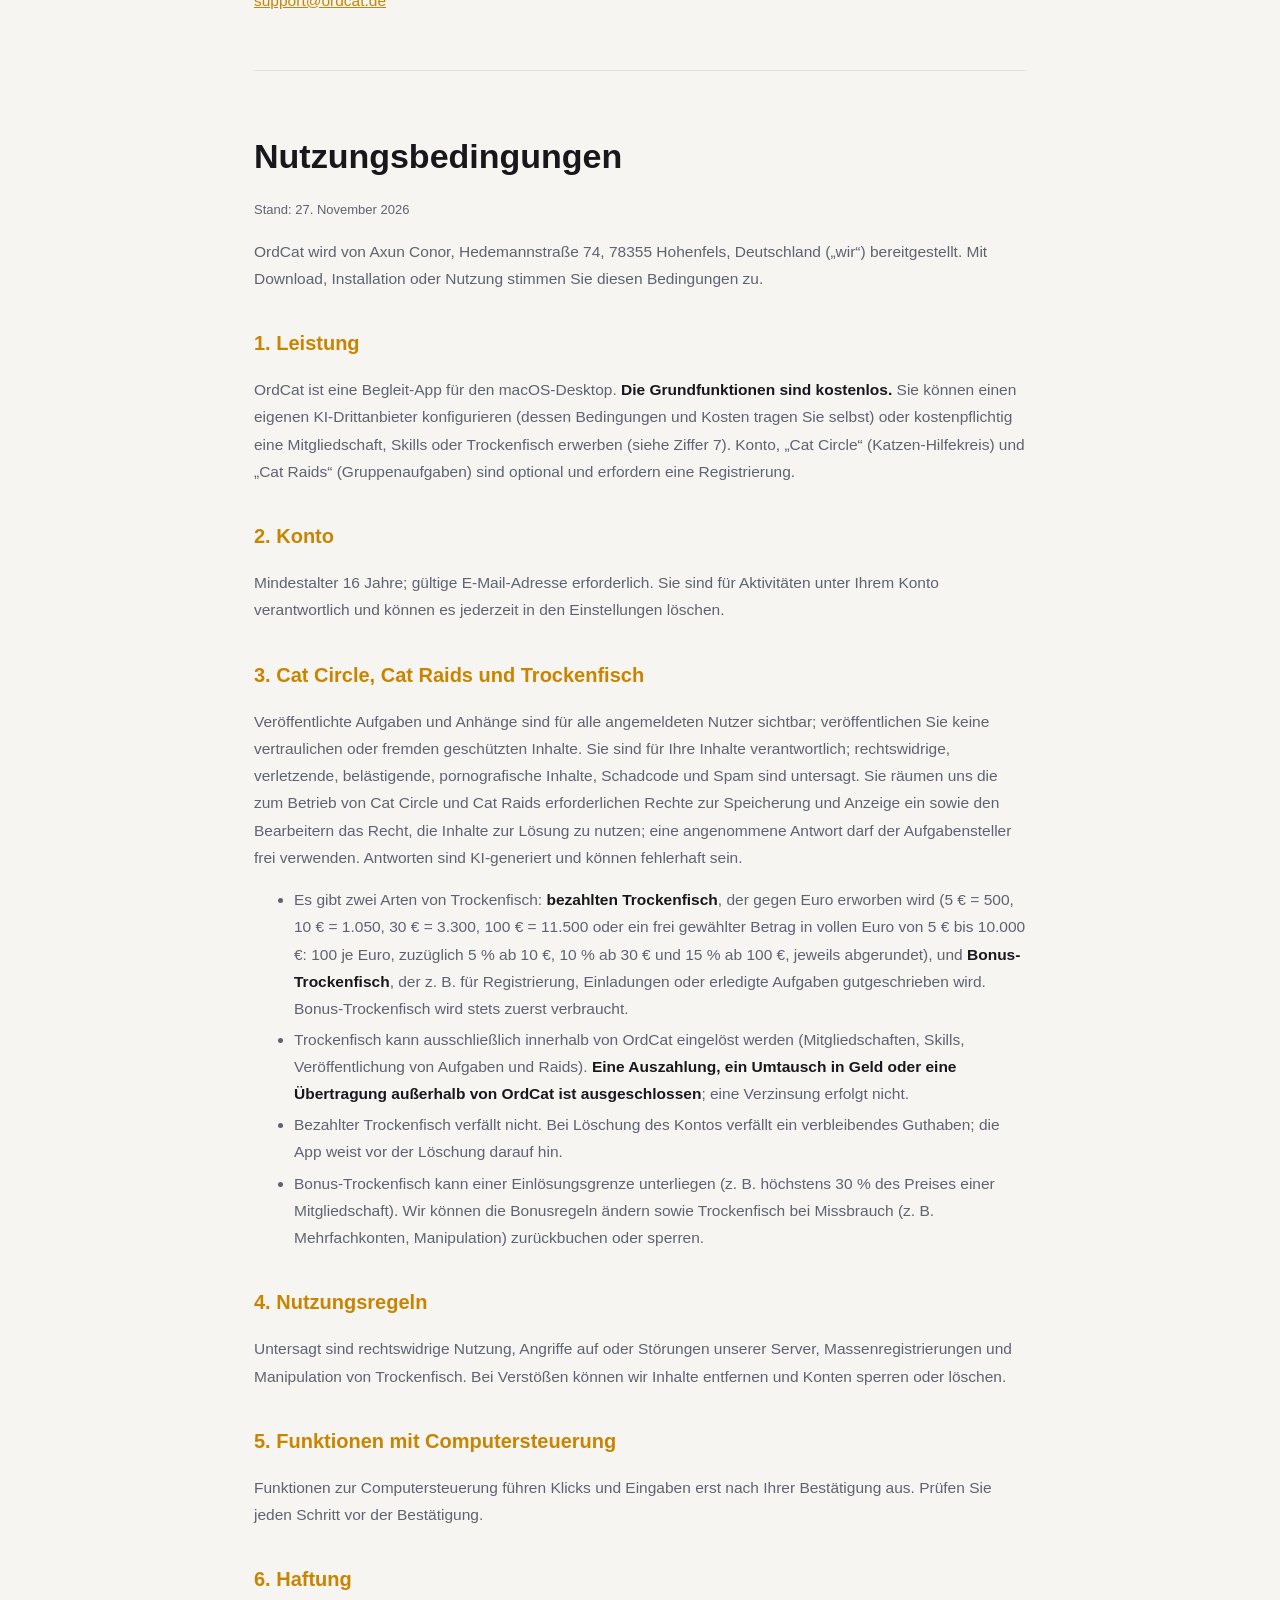
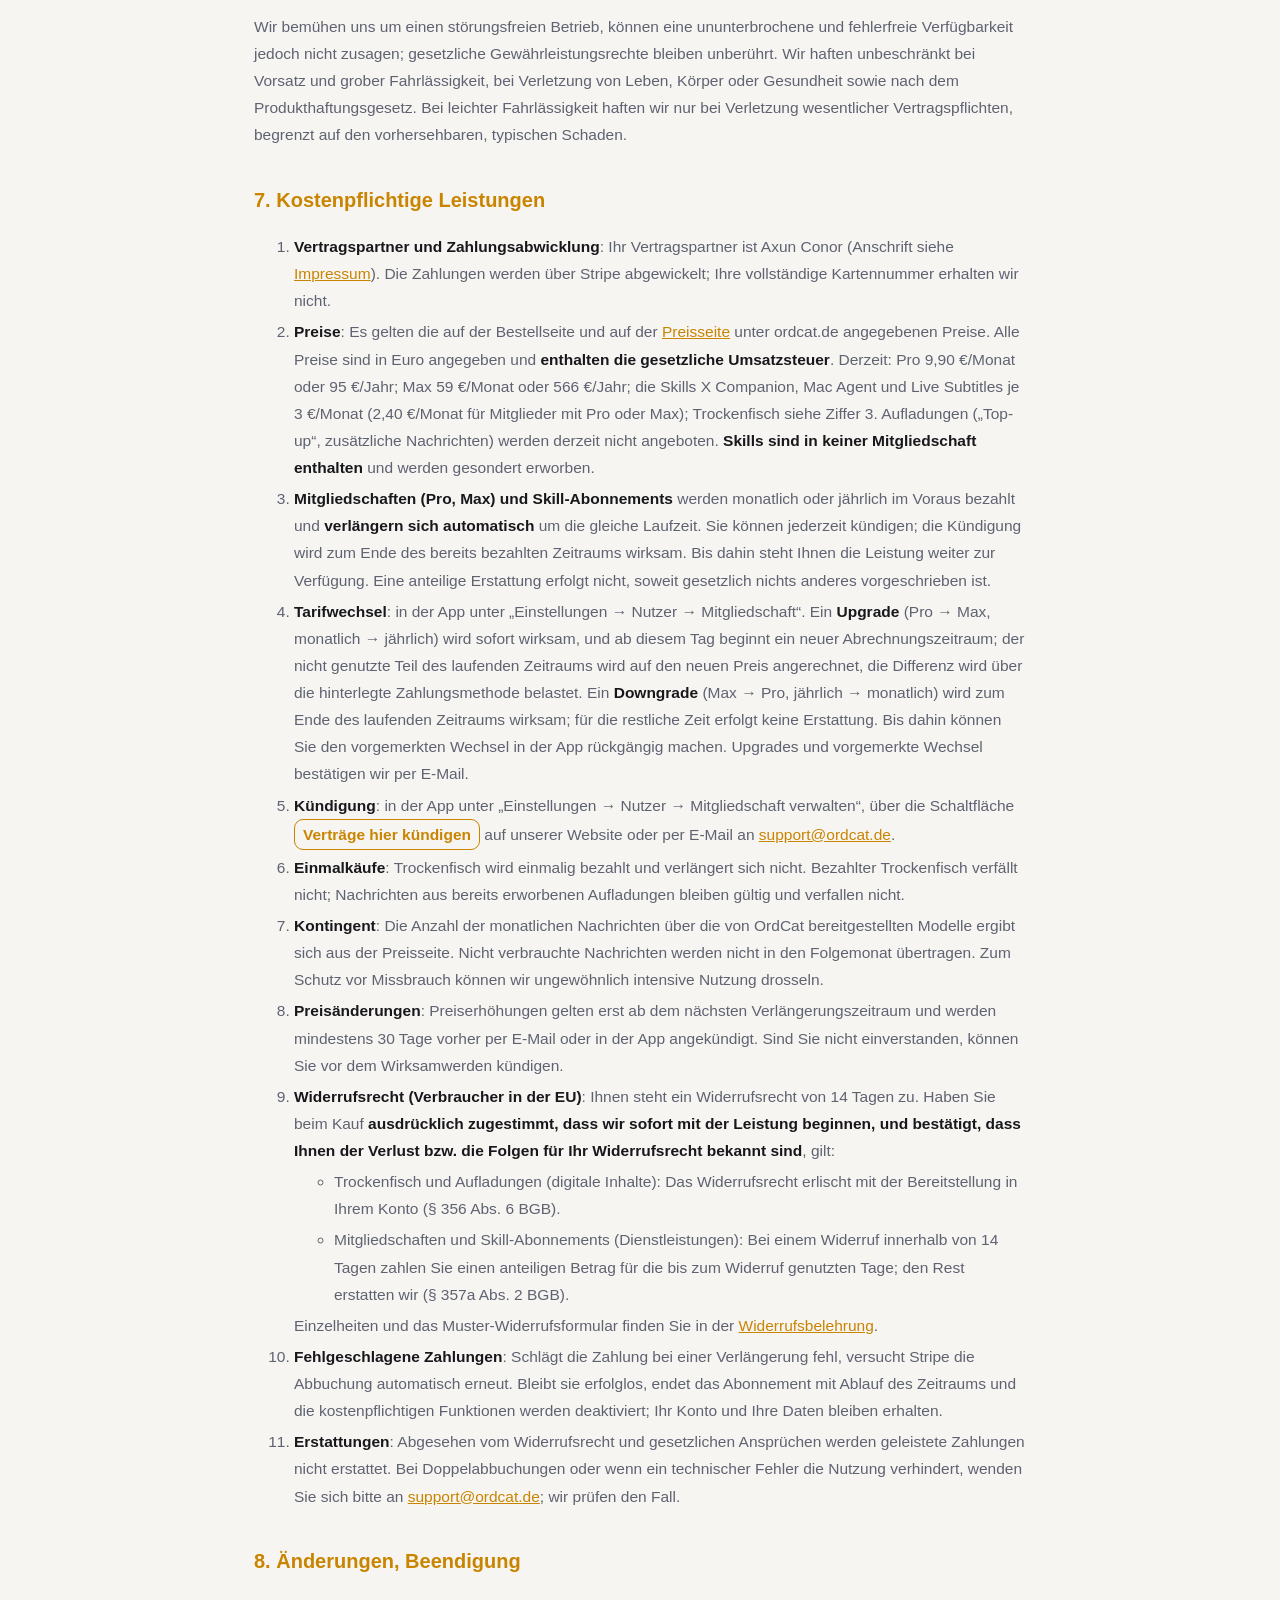
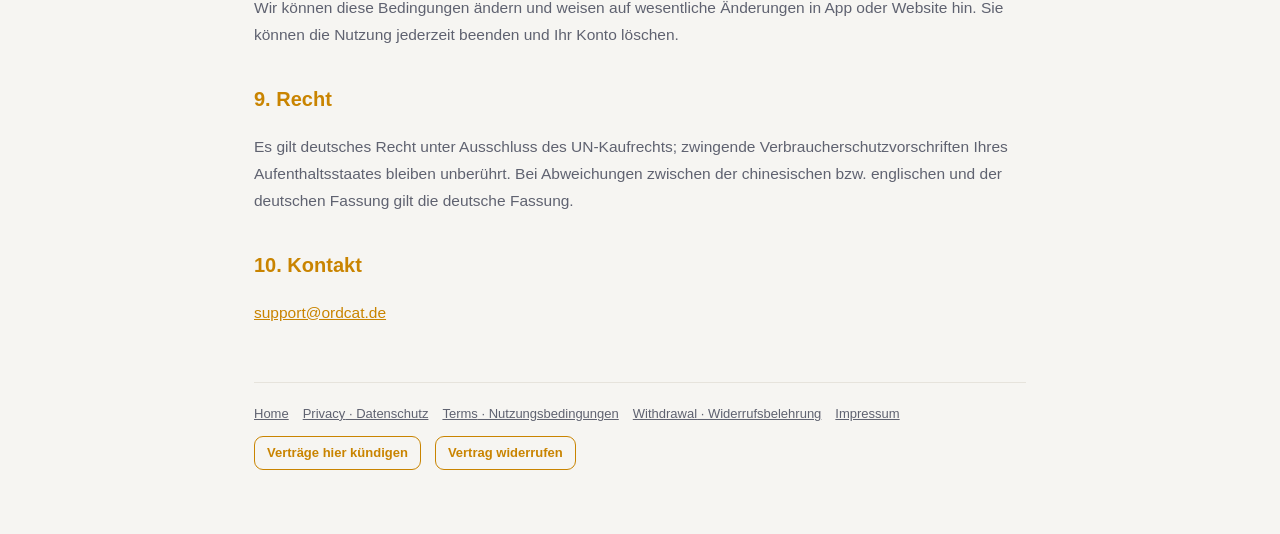
<file: terms.html>
<!doctype html>
<html lang="zh-CN"><head><meta charset="utf-8"><meta name="viewport" content="width=device-width, initial-scale=1">
<title>用户协议 · Nutzungsbedingungen · OrdCat</title><link rel="icon" href="logo.svg" type="image/svg+xml"><link rel="icon" href="favicon.png" sizes="64x64"><link rel="stylesheet" href="legal.css"><script>window.OC_I18N={__title:"Terms of Use · Nutzungsbedingungen · OrdCat"}</script><script src="theme.js"></script></head>
<body><div class="wrap">
<nav><a class="brand" href="./"><img class="eyes" src="eyes.svg" alt="OrdCat"><span class="wm">OrdCat</span></a><span><a href="privacy.html"><span class="zh">隐私政策</span><span class="en">Privacy</span></a><a href="terms.html"><span class="zh">用户协议</span><span class="en">Terms</span></a><a href="impressum.html">Impressum</a><button class="tg" id="langBtn" onclick="ocToggleLang()">EN</button><button class="tg" id="themeBtn" onclick="ocCycleTheme()">◐</button></span></nav>
<div class="zh">
<h1>用户协议</h1>
<p class="date">更新日期：2026 年 11 月 27 日</p>
<p class="lang"><a href="#de">Deutsche Fassung ↓</a></p>
<p>OrdCat 由个人开发者 Axun Conor（德国，下称「我们」）提供。下载、安装或使用 OrdCat，即表示你同意本协议。</p>
<h2>1. 服务内容</h2>
<p>OrdCat 是 macOS 桌面陪伴应用，<b>基础功能免费</b>。你可以自己配置第三方模型（需自行遵守这些服务商的条款并承担其费用），也可以付费开通会员、技能或购买小鱼干（见第 7 条）。可选的账号、猫帮圈和喵副本功能需要注册。</p>
<h2>2. 账号</h2>
<ul><li>注册需年满 16 周岁，并提供真实可用的邮箱。</li><li>请妥善保管你的设备和账号，账号下的操作由你负责。</li><li>你可以随时在 设置 → 账号 中删除账号。</li></ul>
<h2>3. 猫帮圈、喵副本和小鱼干</h2>
<ul>
<li>你发布的任务和附件对所有登录用户可见，<b>不要发布隐私、机密或你无权分享的内容</b>。</li>
<li>你对自己发布的任务、链接、附件和回答负责，不得发布违法、侵权、骚扰、色情、恶意代码或垃圾内容。</li>
<li>你发布内容即授予我们为运行猫帮圈和喵副本而存储和展示这些内容的权利，并授予接任务的用户为解答而使用这些内容的权利；回答被采纳后，发布者可以自由使用该回答。</li>
<li>小鱼干分两种：<b>付费小鱼干</b>（用欧元购买：€5 = 500 条、€10 = 1050 条、€30 = 3300 条、€100 = 11500 条，或自定义金额：€5 – €10,000 任意整数欧元，每 1 € 100 条，满 €10 多送 5%、满 €30 多送 10%、满 €100 多送 15%，向下取整）和<b>奖励小鱼干</b>（注册、邀请、完成任务等获得）。使用时先扣奖励小鱼干。</li>
<li>小鱼干只能在 OrdCat 内使用（开通会员、技能，发布任务和副本等），<b>不能提现、兑换现金或转让给 OrdCat 以外</b>，也不计利息。</li>
<li>付费小鱼干不会过期。账号删除时余额作废，删除前应用会提醒。</li>
<li>奖励小鱼干可能有使用上限（例如开通会员时最多抵 30%），我们可以调整奖励规则；发现刷号、作弊等滥用时可以扣回或冻结。</li>
<li>回答由 AI 生成、经用户确认后提交，可能有错误。请自行核实，尤其是代码、法律、医疗、财务相关内容。</li>
</ul>
<h2>4. 使用规范</h2>
<p>不得用 OrdCat 违反法律或他人权利，不得攻击、逆向滥用或干扰我们的服务器，不得批量注册或刷小鱼干。违反时我们可以删除内容、暂停或注销账号。</p>
<h2>5. 「帮我操作电脑」等功能</h2>
<p>这类功能会在你确认后代你点击和输入。请在确认前看清每一步；因你确认的操作造成的后果由你负责。</p>
<h2>6. 免责与责任限制</h2>
<p>我们尽力保证 OrdCat 稳定运行，但不保证不中断或没有错误；法定的瑕疵担保权利不受影响。在法律允许的范围内，我们只对故意和重大过失承担责任；对生命、身体、健康的损害，以及依《产品责任法》的责任不受限制。对于轻微过失，仅在违反基本合同义务时承担可预见的典型损失。</p>
<h2 id="paid">7. 付费服务</h2>
<ol>
<li><b>卖家和收款</b>：合同方是 Axun Conor（地址见 <a href="impressum.html">Impressum</a>）。付款由 Stripe 处理，我们看不到你的完整卡号。</li>
<li><b>价格</b>：以购买页和 ordcat.de <a href="pricing.html">价格页</a>显示为准，均为欧元并<b>已含法定增值税</b>。目前：Pro €9.9/月或 €95/年；Max €59/月或 €566/年；技能喵推（X Companion）、喵手（Mac Agent）、喵传（Live Subtitles）各 €3/月（Pro / Max 会员 €2.40/月）；小鱼干见第 3 条。加油包（额外消息额度）目前暂停销售。<b>任何会员都不包含技能</b>，技能需要单独开通。</li>
<li><b>会员（Pro / Max）和技能订阅</b>：按月或按年预付，到期<b>自动续费</b>相同周期。你可以随时取消，取消在当前已付周期结束时生效，已付周期内照常使用，不按天退款（法律另有规定的除外）。</li>
<li><b>换方案</b>：在 App 里「设置 → 用户 → 会员」换。<b>升级</b>（Pro → Max、月付 → 年付）马上生效，从当天开始新的计费周期，当前周期没用完的部分抵扣新价格，差价从你保存的付款方式扣款。<b>降级</b>（Max → Pro、年付 → 月付）在当前周期结束时生效，剩下的时间不退差价；生效前可以在 App 里撤销。升级和预约的更改都会发邮件确认。</li>
<li><b>怎么取消</b>：App 里「设置 → 用户 → 管理会员」，或官网的 <a class="kb" href="kuendigen.html">Verträge hier kündigen</a> 按钮（在此取消合同），或发邮件到 <a href="mailto:support@ordcat.de">support@ordcat.de</a>。</li>
<li><b>一次性购买</b>：小鱼干是一次性付款，不会自动续费。付费小鱼干不过期；已经购买的加油包额度继续有效，也不过期。</li>
<li><b>额度</b>：会员每月的托管模型消息数以价格页为准；当月没用完的不累计到下个月。为了防止滥用，我们可以对异常高频的使用限速。</li>
<li><b>价格调整</b>：涨价只影响下一个续费周期，并至少提前 30 天通过邮件或 App 通知；不同意可以在生效前取消。</li>
<li><b>撤回权（欧盟消费者）</b>：你有 14 天撤回权。如果你在购买时<b>明确同意我们马上开始提供服务、并知道这样会失去撤回权</b>：
<ul><li>小鱼干和加油包（数字内容）：撤回权在交付到账户后失效；</li>
<li>会员和技能订阅（服务）：14 天内撤回时，按已使用的天数付相应费用，其余退还。</li></ul>
详细说明和撤回表格见<a href="widerruf.html">撤回说明</a>页面。</li>
<li><b>付款失败</b>：续费扣款失败时，Stripe 会自动重试；一直失败的，订阅到期后停止，付费功能关闭，账号和数据保留。</li>
<li><b>退款</b>：除撤回权和法律规定外，已付费用不退。重复扣款、技术故障导致无法使用等情况，请联系 <a href="mailto:support@ordcat.de">support@ordcat.de</a>，我们会核实处理。</li>
</ol>
<h2>8. 变更和终止</h2>
<p>我们可能更新本协议，重大变更会在应用或网站上提示。你可以随时停止使用并删除账号。</p>
<h2>9. 法律适用</h2>
<p>适用德国法律，但不排除你所在国家对消费者的强制保护规定。中文与德文版本不一致时，以德文版本为准。</p>
<h2>10. 联系</h2>
<p><a href="mailto:support@ordcat.de">support@ordcat.de</a></p>
</div>
<div class="en">
<h1>Terms of Use</h1>
<p class="date">Last updated: 27 November 2026</p>
<p class="lang"><a href="#de">Deutsche Fassung ↓</a> This English text is a convenience translation; the German version prevails.</p>
<p>OrdCat is provided by Axun Conor, Hedemannstraße 74, 78355 Hohenfels, Germany (“we”). By downloading, installing or using it you agree to these terms.</p>
<h2>1. Service</h2>
<p>OrdCat is a macOS desktop companion app. <b>Its basic features are free.</b> You can bring your own third-party AI provider (its terms and costs are your responsibility), or pay for a plan, skills or Dried Fish (see section 7). Accounts, Cat Circle and Cat Raids are optional and require registration.</p>
<h2>2. Account</h2>
<p>Minimum age 16; a valid email address is required. You are responsible for activity under your account and can delete it at any time in Settings.</p>
<h2>3. Cat Circle, Cat Raids and Dried Fish</h2>
<p>Posted tasks and attachments are visible to all signed-in users; do not post confidential content or content protected by others' rights. You are responsible for your content; unlawful, infringing, harassing or pornographic content, malware and spam are prohibited. You grant us the rights needed to store and display it to run Cat Circle and Cat Raids, and grant solvers the right to use it to solve the task; the poster may freely use an accepted answer. Answers are AI-generated and may be wrong.</p>
<ul>
<li>There are two kinds of Dried Fish: <b>paid fish</b>, bought with euros (€5 = 500, €10 = 1,050, €30 = 3,300, €100 = 11,500, or a custom amount: any whole euro amount from €5 to €10,000 at 100 per euro, plus 5% from €10, 10% from €30 and 15% from €100, rounded down), and <b>reward fish</b>, earned by signing up, inviting friends, completing tasks and the like. Reward fish are always used first.</li>
<li>Dried Fish can only be used inside OrdCat (plans, skills, posting tasks and raids). <b>They cannot be cashed out, exchanged for money or transferred outside OrdCat</b>, and they earn no interest.</li>
<li>Paid fish never expire. If you delete your account, any remaining balance is forfeited; the app warns you before deletion.</li>
<li>Reward fish may be capped (for example, they can cover at most 30% of a plan). We may change the reward rules, and we may reverse or freeze fish in case of abuse such as fake accounts or cheating.</li>
</ul>
<h2>4. Rules of use</h2>
<p>Unlawful use, attacks on or disruption of our servers, mass registrations and manipulating Dried Fish are prohibited. In case of violations we may remove content and suspend or delete accounts.</p>
<h2>5. Computer-control features</h2>
<p>Features that operate your computer only perform clicks and input after you confirm. Check every step before confirming.</p>
<h2>6. Liability</h2>
<p>We work to keep OrdCat running smoothly but cannot promise uninterrupted or error-free operation; your statutory warranty rights are not affected. We are liable without limitation for intent and gross negligence, for injury to life, body or health, and under the Product Liability Act. For slight negligence we are liable only for breach of essential contractual obligations, limited to the foreseeable, typical damage.</p>
<h2 id="paid-en">7. Paid services</h2>
<ol>
<li><b>Seller and payment</b>: your contract is with Axun Conor (address in the <a href="impressum.html">Impressum</a>). Payments are processed by Stripe; we never see your full card number.</li>
<li><b>Prices</b>: as shown on the checkout page and on the <a href="pricing.html">pricing page</a> at ordcat.de, in euros and <b>including statutory VAT</b>. Currently: Pro €9.90/month or €95/year; Max €59/month or €566/year; the skills X Companion, Mac Agent and Live Subtitles €3/month each (€2.40/month with Pro or Max); Dried Fish see section 3. Top-ups (extra messages) are currently not offered. <b>No plan includes skills</b>; each skill is bought separately.</li>
<li><b>Plans (Pro, Max) and skill subscriptions</b> are paid in advance monthly or yearly and <b>renew automatically</b> for the same period. You can cancel at any time; cancellation takes effect at the end of the period you have paid for, you keep access until then, and there are no pro-rata refunds unless the law requires one.</li>
<li><b>Changing plans</b>: in the app under Settings → User → Membership. <b>Upgrades</b> (Pro → Max, monthly → yearly) take effect immediately and a new billing period starts that day; the unused part of your current period is credited against the new price and the difference is charged to your saved payment method. <b>Downgrades</b> (Max → Pro, yearly → monthly) take effect at the end of the current period, with no refund for the remaining time; until then you can undo the scheduled change in the app. We confirm upgrades and scheduled changes by email.</li>
<li><b>How to cancel</b>: in the app under Settings → User → Manage membership, with the <a class="kb" href="kuendigen.html">Verträge hier kündigen</a> button on our website (“cancel contracts here”), or by email to <a href="mailto:support@ordcat.de">support@ordcat.de</a>.</li>
<li><b>One-time purchases</b>: Dried Fish is paid once and never renews. Paid fish do not expire; messages from top-ups you have already bought remain valid and do not expire.</li>
<li><b>Allowance</b>: the number of hosted-model messages per month for each plan is shown on the pricing page; unused messages do not roll over to the next month. To prevent abuse we may throttle unusually heavy use.</li>
<li><b>Price changes</b>: a price increase only applies from your next renewal period and is announced by email or in the app at least 30 days in advance; if you don't agree, you can cancel before it takes effect.</li>
<li><b>Right of withdrawal (EU consumers)</b>: you have a 14-day right of withdrawal. If at checkout you <b>expressly agreed that we start right away and acknowledged that you lose your right of withdrawal</b>:
<ul><li>Dried Fish and top-ups (digital content): the right of withdrawal ends once they are delivered to your account;</li>
<li>plans and skill subscriptions (services): if you withdraw within 14 days, you pay for the days already used and get the rest back.</li></ul>
Details and the withdrawal form are on the <a href="widerruf.html">withdrawal page</a>.</li>
<li><b>Failed payments</b>: if a renewal payment fails, Stripe retries automatically. If it keeps failing, the subscription stops at the end of the period and paid features are switched off; your account and data remain.</li>
<li><b>Refunds</b>: apart from the right of withdrawal and statutory rights, payments are non-refundable. For double charges or if a technical fault keeps you from using the service, contact <a href="mailto:support@ordcat.de">support@ordcat.de</a> and we will look into it.</li>
</ol>
<h2>8. Changes, termination</h2>
<p>We may change these terms and will point out material changes in the app or on the website. You may stop using the app and delete your account at any time.</p>
<h2>9. Governing law</h2>
<p>German law applies, excluding the UN Convention on Contracts for the International Sale of Goods; mandatory consumer protection rules of your country of residence remain unaffected. If language versions differ, the German version prevails.</p>
<h2>10. Contact</h2>
<p><a href="mailto:support@ordcat.de">support@ordcat.de</a></p>
</div>
<hr id="de">
<h1>Nutzungsbedingungen</h1>
<p class="date">Stand: 27. November 2026</p>
<p>OrdCat wird von Axun Conor, Hedemannstraße 74, 78355 Hohenfels, Deutschland („wir“) bereitgestellt. Mit Download, Installation oder Nutzung stimmen Sie diesen Bedingungen zu.</p>
<h2>1. Leistung</h2>
<p>OrdCat ist eine Begleit-App für den macOS-Desktop. <b>Die Grundfunktionen sind kostenlos.</b> Sie können einen eigenen KI-Drittanbieter konfigurieren (dessen Bedingungen und Kosten tragen Sie selbst) oder kostenpflichtig eine Mitgliedschaft, Skills oder Trockenfisch erwerben (siehe Ziffer 7). Konto, „Cat Circle“ (Katzen-Hilfekreis) und „Cat Raids“ (Gruppenaufgaben) sind optional und erfordern eine Registrierung.</p>
<h2>2. Konto</h2>
<p>Mindestalter 16 Jahre; gültige E-Mail-Adresse erforderlich. Sie sind für Aktivitäten unter Ihrem Konto verantwortlich und können es jederzeit in den Einstellungen löschen.</p>
<h2>3. Cat Circle, Cat Raids und Trockenfisch</h2>
<p>Veröffentlichte Aufgaben und Anhänge sind für alle angemeldeten Nutzer sichtbar; veröffentlichen Sie keine vertraulichen oder fremden geschützten Inhalte. Sie sind für Ihre Inhalte verantwortlich; rechtswidrige, verletzende, belästigende, pornografische Inhalte, Schadcode und Spam sind untersagt. Sie räumen uns die zum Betrieb von Cat Circle und Cat Raids erforderlichen Rechte zur Speicherung und Anzeige ein sowie den Bearbeitern das Recht, die Inhalte zur Lösung zu nutzen; eine angenommene Antwort darf der Aufgabensteller frei verwenden. Antworten sind KI-generiert und können fehlerhaft sein.</p>
<ul>
<li>Es gibt zwei Arten von Trockenfisch: <b>bezahlten Trockenfisch</b>, der gegen Euro erworben wird (5 € = 500, 10 € = 1.050, 30 € = 3.300, 100 € = 11.500 oder ein frei gewählter Betrag in vollen Euro von 5 € bis 10.000 €: 100 je Euro, zuzüglich 5 % ab 10 €, 10 % ab 30 € und 15 % ab 100 €, jeweils abgerundet), und <b>Bonus-Trockenfisch</b>, der z. B. für Registrierung, Einladungen oder erledigte Aufgaben gutgeschrieben wird. Bonus-Trockenfisch wird stets zuerst verbraucht.</li>
<li>Trockenfisch kann ausschließlich innerhalb von OrdCat eingelöst werden (Mitgliedschaften, Skills, Veröffentlichung von Aufgaben und Raids). <b>Eine Auszahlung, ein Umtausch in Geld oder eine Übertragung außerhalb von OrdCat ist ausgeschlossen</b>; eine Verzinsung erfolgt nicht.</li>
<li>Bezahlter Trockenfisch verfällt nicht. Bei Löschung des Kontos verfällt ein verbleibendes Guthaben; die App weist vor der Löschung darauf hin.</li>
<li>Bonus-Trockenfisch kann einer Einlösungsgrenze unterliegen (z. B. höchstens 30 % des Preises einer Mitgliedschaft). Wir können die Bonusregeln ändern sowie Trockenfisch bei Missbrauch (z. B. Mehrfachkonten, Manipulation) zurückbuchen oder sperren.</li>
</ul>
<h2>4. Nutzungsregeln</h2>
<p>Untersagt sind rechtswidrige Nutzung, Angriffe auf oder Störungen unserer Server, Massenregistrierungen und Manipulation von Trockenfisch. Bei Verstößen können wir Inhalte entfernen und Konten sperren oder löschen.</p>
<h2>5. Funktionen mit Computersteuerung</h2>
<p>Funktionen zur Computersteuerung führen Klicks und Eingaben erst nach Ihrer Bestätigung aus. Prüfen Sie jeden Schritt vor der Bestätigung.</p>
<h2>6. Haftung</h2>
<p>Wir bemühen uns um einen störungsfreien Betrieb, können eine ununterbrochene und fehlerfreie Verfügbarkeit jedoch nicht zusagen; gesetzliche Gewährleistungsrechte bleiben unberührt. Wir haften unbeschränkt bei Vorsatz und grober Fahrlässigkeit, bei Verletzung von Leben, Körper oder Gesundheit sowie nach dem Produkthaftungsgesetz. Bei leichter Fahrlässigkeit haften wir nur bei Verletzung wesentlicher Vertragspflichten, begrenzt auf den vorhersehbaren, typischen Schaden.</p>
<h2 id="paid-de">7. Kostenpflichtige Leistungen</h2>
<ol>
<li><b>Vertragspartner und Zahlungsabwicklung</b>: Ihr Vertragspartner ist Axun Conor (Anschrift siehe <a href="impressum.html">Impressum</a>). Die Zahlungen werden über Stripe abgewickelt; Ihre vollständige Kartennummer erhalten wir nicht.</li>
<li><b>Preise</b>: Es gelten die auf der Bestellseite und auf der <a href="pricing.html">Preisseite</a> unter ordcat.de angegebenen Preise. Alle Preise sind in Euro angegeben und <b>enthalten die gesetzliche Umsatzsteuer</b>. Derzeit: Pro 9,90 €/Monat oder 95 €/Jahr; Max 59 €/Monat oder 566 €/Jahr; die Skills X Companion, Mac Agent und Live Subtitles je 3 €/Monat (2,40 €/Monat für Mitglieder mit Pro oder Max); Trockenfisch siehe Ziffer 3. Aufladungen („Top-up“, zusätzliche Nachrichten) werden derzeit nicht angeboten. <b>Skills sind in keiner Mitgliedschaft enthalten</b> und werden gesondert erworben.</li>
<li><b>Mitgliedschaften (Pro, Max) und Skill-Abonnements</b> werden monatlich oder jährlich im Voraus bezahlt und <b>verlängern sich automatisch</b> um die gleiche Laufzeit. Sie können jederzeit kündigen; die Kündigung wird zum Ende des bereits bezahlten Zeitraums wirksam. Bis dahin steht Ihnen die Leistung weiter zur Verfügung. Eine anteilige Erstattung erfolgt nicht, soweit gesetzlich nichts anderes vorgeschrieben ist.</li>
<li><b>Tarifwechsel</b>: in der App unter „Einstellungen → Nutzer → Mitgliedschaft“. Ein <b>Upgrade</b> (Pro → Max, monatlich → jährlich) wird sofort wirksam, und ab diesem Tag beginnt ein neuer Abrechnungszeitraum; der nicht genutzte Teil des laufenden Zeitraums wird auf den neuen Preis angerechnet, die Differenz wird über die hinterlegte Zahlungsmethode belastet. Ein <b>Downgrade</b> (Max → Pro, jährlich → monatlich) wird zum Ende des laufenden Zeitraums wirksam; für die restliche Zeit erfolgt keine Erstattung. Bis dahin können Sie den vorgemerkten Wechsel in der App rückgängig machen. Upgrades und vorgemerkte Wechsel bestätigen wir per E-Mail.</li>
<li><b>Kündigung</b>: in der App unter „Einstellungen → Nutzer → Mitgliedschaft verwalten“, über die Schaltfläche <a class="kb" href="kuendigen.html">Verträge hier kündigen</a> auf unserer Website oder per E-Mail an <a href="mailto:support@ordcat.de">support@ordcat.de</a>.</li>
<li><b>Einmalkäufe</b>: Trockenfisch wird einmalig bezahlt und verlängert sich nicht. Bezahlter Trockenfisch verfällt nicht; Nachrichten aus bereits erworbenen Aufladungen bleiben gültig und verfallen nicht.</li>
<li><b>Kontingent</b>: Die Anzahl der monatlichen Nachrichten über die von OrdCat bereitgestellten Modelle ergibt sich aus der Preisseite. Nicht verbrauchte Nachrichten werden nicht in den Folgemonat übertragen. Zum Schutz vor Missbrauch können wir ungewöhnlich intensive Nutzung drosseln.</li>
<li><b>Preisänderungen</b>: Preiserhöhungen gelten erst ab dem nächsten Verlängerungszeitraum und werden mindestens 30 Tage vorher per E-Mail oder in der App angekündigt. Sind Sie nicht einverstanden, können Sie vor dem Wirksamwerden kündigen.</li>
<li><b>Widerrufsrecht (Verbraucher in der EU)</b>: Ihnen steht ein Widerrufsrecht von 14 Tagen zu. Haben Sie beim Kauf <b>ausdrücklich zugestimmt, dass wir sofort mit der Leistung beginnen, und bestätigt, dass Ihnen der Verlust bzw. die Folgen für Ihr Widerrufsrecht bekannt sind</b>, gilt:
<ul><li>Trockenfisch und Aufladungen (digitale Inhalte): Das Widerrufsrecht erlischt mit der Bereitstellung in Ihrem Konto (§ 356 Abs. 6 BGB).</li>
<li>Mitgliedschaften und Skill-Abonnements (Dienstleistungen): Bei einem Widerruf innerhalb von 14 Tagen zahlen Sie einen anteiligen Betrag für die bis zum Widerruf genutzten Tage; den Rest erstatten wir (§ 357a Abs. 2 BGB).</li></ul>
Einzelheiten und das Muster-Widerrufsformular finden Sie in der <a href="widerruf.html">Widerrufsbelehrung</a>.</li>
<li><b>Fehlgeschlagene Zahlungen</b>: Schlägt die Zahlung bei einer Verlängerung fehl, versucht Stripe die Abbuchung automatisch erneut. Bleibt sie erfolglos, endet das Abonnement mit Ablauf des Zeitraums und die kostenpflichtigen Funktionen werden deaktiviert; Ihr Konto und Ihre Daten bleiben erhalten.</li>
<li><b>Erstattungen</b>: Abgesehen vom Widerrufsrecht und gesetzlichen Ansprüchen werden geleistete Zahlungen nicht erstattet. Bei Doppelabbuchungen oder wenn ein technischer Fehler die Nutzung verhindert, wenden Sie sich bitte an <a href="mailto:support@ordcat.de">support@ordcat.de</a>; wir prüfen den Fall.</li>
</ol>
<h2>8. Änderungen, Beendigung</h2>
<p>Wir können diese Bedingungen ändern und weisen auf wesentliche Änderungen in App oder Website hin. Sie können die Nutzung jederzeit beenden und Ihr Konto löschen.</p>
<h2>9. Recht</h2>
<p>Es gilt deutsches Recht unter Ausschluss des UN-Kaufrechts; zwingende Verbraucherschutzvorschriften Ihres Aufenthaltsstaates bleiben unberührt. Bei Abweichungen zwischen der chinesischen bzw. englischen und der deutschen Fassung gilt die deutsche Fassung.</p>
<h2>10. Kontakt</h2>
<p><a href="mailto:support@ordcat.de">support@ordcat.de</a></p>

<footer><a href="./"><span class="zh">首页</span><span class="en">Home</span></a><a href="privacy.html"><span class="zh">隐私政策</span><span class="en">Privacy</span> · Datenschutz</a><a href="terms.html"><span class="zh">用户协议</span><span class="en">Terms</span> · Nutzungsbedingungen</a><a href="widerruf.html"><span class="zh">撤回说明</span><span class="en">Withdrawal</span> · Widerrufsbelehrung</a><a href="impressum.html">Impressum</a><br><a class="kb" href="kuendigen.html">Verträge hier kündigen</a><a class="kb" href="widerruf.html#widerrufen">Vertrag widerrufen</a></footer>
</div></body></html>
</file>
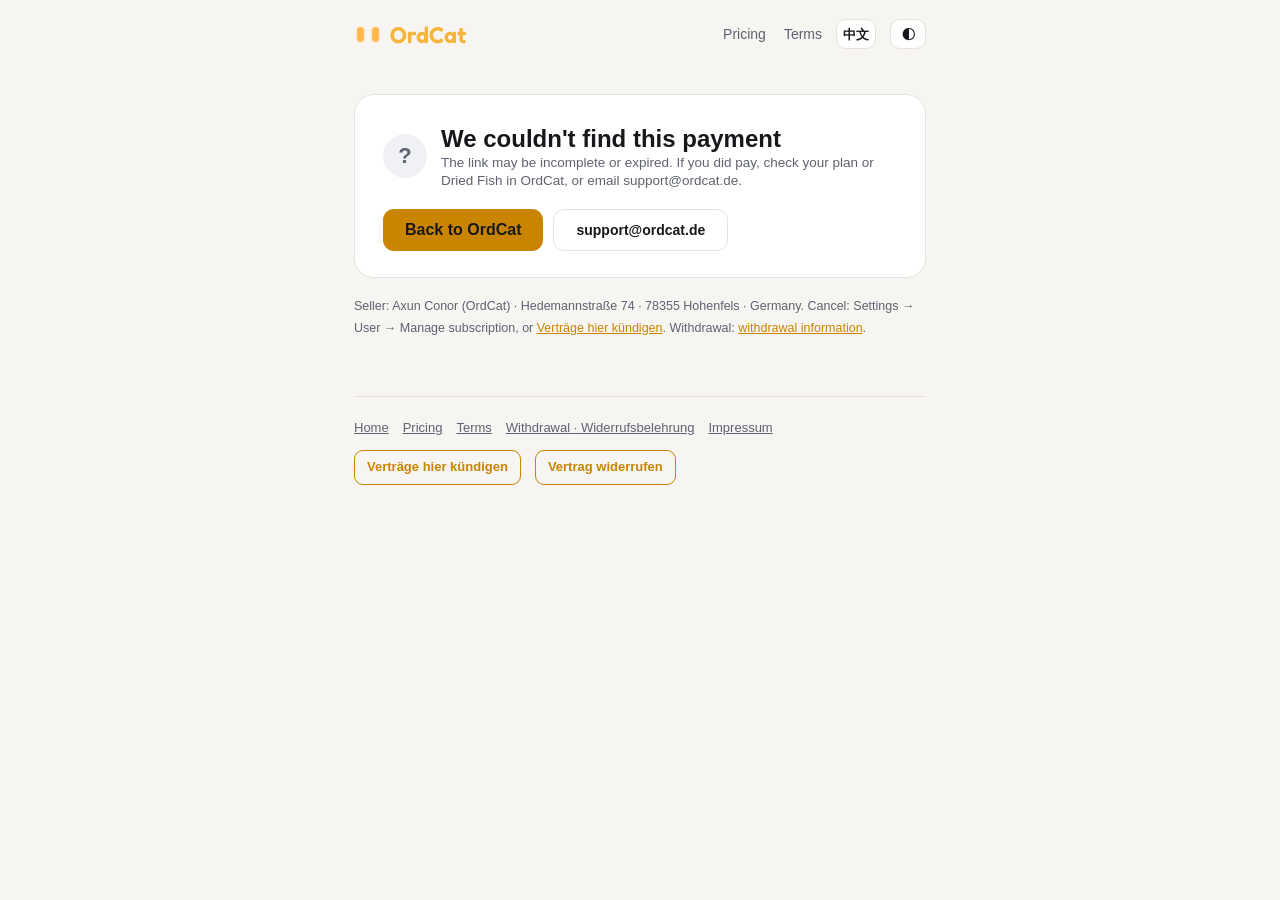
<file: thanks.html>
<!doctype html>
<html lang="zh-CN" data-theme="dark">
<head>
<meta charset="utf-8">
<meta name="viewport" content="width=device-width, initial-scale=1">
<title>付款结果 · OrdCat</title>
<meta name="robots" content="noindex">
<link rel="icon" href="logo.svg" type="image/svg+xml"><link rel="icon" href="favicon.png" sizes="64x64">
<link rel="stylesheet" href="legal.css">
<script>window.OC_I18N={__title:"Payment · OrdCat"}</script>
<script src="theme.js"></script>
<style>
.wrap{max-width:620px}
.card{background:var(--card);border:1px solid var(--line);border-radius:20px;padding:28px 28px 22px;margin:26px 0 18px}
.top{display:flex;align-items:center;gap:14px;margin-bottom:6px}
.badge{width:44px;height:44px;border-radius:50%;display:flex;align-items:center;justify-content:center;flex:none;background:rgba(245,181,61,.16);color:var(--amber);font:700 22px/1 -apple-system,sans-serif}
.badge.no{background:rgba(160,166,185,.16);color:var(--mute)}
.badge.wait{background:rgba(245,181,61,.10)}
.card h1{font-size:24px;margin:0;line-height:1.3;color:var(--fg)}
.card h1 .sub{display:block;font-size:13.5px;font-weight:400;color:var(--mute)}
.amount{font-size:36px;font-weight:700;letter-spacing:-.5px;margin:18px 0 2px;color:var(--fg)}
.amount small{font-size:14px;font-weight:500;color:var(--mute);margin-left:6px}
.rows{margin:16px 0 4px;border-top:1px solid var(--line)}
.r{display:flex;justify-content:space-between;gap:16px;padding:10px 0;border-bottom:1px solid var(--line);font-size:14.5px}
.r .k{color:var(--mute);flex:none}
.r .v{color:var(--fg);text-align:right;word-break:break-word}
.r .v small{display:block;color:var(--mute);font-size:12.5px}
.save{margin:14px 0 0;padding:12px 14px;border-radius:12px;background:rgba(245,181,61,.08);border:1px dashed var(--amber);font-size:13.5px;color:var(--fg)}
.save s{color:var(--mute)}
.acts{display:flex;flex-wrap:wrap;gap:10px;margin:20px 0 4px}
.acts .btnx{margin:0;line-height:1.25;display:inline-flex;align-items:center}
.acts a.btnx{text-decoration:none}
.note{font-size:13.5px;color:var(--mute);margin:14px 0 0}
.backhint{display:none;margin:12px 0 0;padding:12px 14px;border-radius:12px;background:var(--bg);border:1px solid var(--line);font-size:14px;color:var(--fg)}
.demo{display:inline-block;margin-left:10px;padding:2px 10px;border-radius:999px;background:#e5534b;color:#fff;font:700 12px/20px -apple-system,sans-serif;vertical-align:middle}
.skel{height:14px;border-radius:7px;background:var(--line);margin:12px 0;animation:p 1.2s ease-in-out infinite}
@keyframes p{50%{opacity:.45}}
.legal{font-size:12.5px;color:var(--mute)}
@media print{.card{border:1px solid #000}.badge{border:1px solid #000}.save{border-color:#000}.r .v,.amount,.card h1{color:#000}}
</style>
</head>
<body><div class="wrap">
<nav><a class="brand" href="./"><img class="eyes" src="eyes.svg" alt="OrdCat"><span class="wm">OrdCat</span></a><span><a href="pricing.html"><span class="zh">价格</span><span class="en">Pricing</span></a><a href="terms.html"><span class="zh">用户协议</span><span class="en">Terms</span></a><button class="tg" id="langBtn" onclick="ocToggleLang()">EN</button><button class="tg" id="themeBtn" onclick="ocCycleTheme()">◐</button></span></nav>

<div class="card" id="card"><div class="skel" style="width:40%"></div><div class="skel" style="width:70%"></div><div class="skel" style="width:55%"></div></div>
<p class="legal noprint" id="legal"></p>

<footer><a href="./"><span class="zh">首页</span><span class="en">Home</span></a><a href="pricing.html"><span class="zh">价格</span><span class="en">Pricing</span></a><a href="terms.html"><span class="zh">用户协议</span><span class="en">Terms</span></a><a href="widerruf.html"><span class="zh">撤回说明</span><span class="en">Withdrawal</span> · Widerrufsbelehrung</a><a href="impressum.html">Impressum</a><br><a class="kb" href="kuendigen.html">Verträge hier kündigen</a><a class="kb" href="widerruf.html#widerrufen">Vertrag widerrufen</a></footer>
</div>
<script>
// Receipt for a Stripe Checkout Session. success_url = thanks.html?session_id=cs_…, cancel_url = …&cancelled=1.
// Data from the Edge Function checkout-receipt (Supabase URL + publishable key from config/remote.json; the function needs no login).
// ?demo=1[&state=paid|yearly|fish|processing|cancelled|invalid|updated] shows sample data, clearly marked, without any request.
var FN = "https://edmfdczdadfaafwkhohj.supabase.co/functions/v1/checkout-receipt";
var KEY = "sb_publishable_V6LYQ4cVZ6_fxaFE31Psxg_y6lb3uub";
var Q = new URLSearchParams(location.search);
var SID = (Q.get('session_id') || '').trim();
var DEMO = Q.get('demo') === '1';
var CANCELLED = Q.get('cancelled') === '1' || Q.get('paid') === '0';
var view = null;   // {state, receipt}

var T = {
  zh: {
    ok:'付款成功', okSub:'谢谢你！', proc:'付款处理中', procSub:'银行还在确认这笔付款（比如 SEPA 转账），到账后会自动开通，我们也会发邮件告诉你。',
    no:'订单未完成，没有扣款', noSub:'你在付款页面点了返回，或者付款页面已过期。这次没有扣任何钱。',
    bad:'没有找到这笔付款', badSub:'链接可能不完整或已失效。如果你确实付过款，请回到 OrdCat 查看会员或小鱼干，或者写信给 support@ordcat.de。',
    upd:'方案已更新', updSub:'Stripe 已经保存了你的更改。回到 OrdCat 几秒后就能看到新方案。',
    portal:'订阅设置已保存', portalSub:'回到 OrdCat，几秒后就能看到最新状态。',
    item:'商品', period:'计费周期', fish:'小鱼干', paid:'实付金额', vat:'增值税', vatIncl:'已含增值税（inkl. MwSt.）', date:'付款时间',
    pm:'付款方式', email:'邮箱', renew:'下次续费', ends:'结束日期', order:'订单号', inv:'发票号',
    month:'按月订阅 · 每月自动续费', year:'按年订阅 · 每年自动续费', once:'一次性付款', fishN:function(n){return n+' 条小鱼干（永久有效）'},
    yearly:function(y){return '原价 <s>'+y.r+'/年</s>（'+y.m+' × 12 个月），年付优惠 −'+y.d+'（约 8 折），实付 '+y.p+'/年。'},
    back:'回到 OrdCat', backHint:'切回 OrdCat 就好（⌘ + Tab，或点 Dock 里的小猫）。会员 / 小鱼干会在几秒内自动到账；没变的话在 设置 → 用户 点「刷新」。',
    print:'打印 / 保存 PDF', rcpt:'Stripe 收据', invPdf:'发票 PDF', invPage:'查看发票',
    again:'想继续付款？回到 OrdCat，在 设置 → 用户 → 会员 里重新点一次就行。付款页面只能从 App 里打开，这样付款才会绑定到你的账号。',
    youPicked:'你刚才选的是', mailNote:'确认邮件（含合同内容和撤回说明）会发到你付款时填的邮箱。',
    legal:'卖家：Axun Conor（OrdCat）· Hedemannstraße 74 · 78355 Hohenfels · 德国。取消订阅：设置 → 用户 → 管理订阅，或 <a href="kuendigen.html">Verträge hier kündigen</a>；撤回：<a href="widerruf.html">撤回说明</a>。',
    demo:'示例', err:'暂时读不到付款详情，请稍后刷新这一页。付款本身不受影响。', retry:'刷新'
  },
  en: {
    ok:'Payment successful', okSub:'Thank you!', proc:'Payment processing', procSub:'Your bank is still confirming this payment (for example a SEPA transfer). It switches on automatically once it arrives, and we\'ll email you.',
    no:'Order not completed', noSub:'You were not charged. You went back from the payment page, or the page expired.',
    bad:'We couldn\'t find this payment', badSub:'The link may be incomplete or expired. If you did pay, check your plan or Dried Fish in OrdCat, or email support@ordcat.de.',
    upd:'Plan updated', updSub:'Stripe saved your change. Back in OrdCat, your new plan shows up within seconds.',
    portal:'Subscription settings saved', portalSub:'Back in OrdCat, the latest status shows up within seconds.',
    item:'Item', period:'Billing', fish:'Dried Fish', paid:'Amount paid', vat:'VAT', vatIncl:'VAT included (inkl. MwSt.)', date:'Paid on',
    pm:'Payment method', email:'Email', renew:'Renews on', ends:'Ends on', order:'Order', inv:'Invoice',
    month:'Monthly · renews every month', year:'Yearly · renews every year', once:'One-time payment', fishN:function(n){return n+' Dried Fish (never expire)'},
    yearly:function(y){return 'Regular price <s>'+y.r+'/year</s> ('+y.m+' × 12 months), yearly discount −'+y.d+' (about 20% off), you pay '+y.p+'/year.'},
    back:'Back to OrdCat', backHint:'Just switch back to OrdCat (⌘ + Tab, or click the cat in the Dock). Your plan or Dried Fish arrives within seconds; if not, click Refresh in Settings → User.',
    print:'Print / save as PDF', rcpt:'Stripe receipt', invPdf:'Invoice PDF', invPage:'View invoice',
    again:'Want to finish paying? Go back to OrdCat and click the button again in Settings → User → Membership. The payment page opens from the app so the payment is tied to your account.',
    youPicked:'You picked', mailNote:'A confirmation email (with the contract details and withdrawal information) goes to the email you used at checkout.',
    legal:'Seller: Axun Conor (OrdCat) · Hedemannstraße 74 · 78355 Hohenfels · Germany. Cancel: Settings → User → Manage subscription, or <a href="kuendigen.html">Verträge hier kündigen</a>. Withdrawal: <a href="widerruf.html">withdrawal information</a>.',
    demo:'Sample', err:'We can\'t load the payment details right now. Please refresh this page in a moment. Your payment isn\'t affected.', retry:'Refresh'
  }
};
var ZHN = {pro:'Pro 会员', max:'Max 会员', topup:'加油包', x:'喵推 X Companion', agent:'喵手 Mac Agent', miao:'喵传 Live Subtitles', fish:'小鱼干'};
var PLAN = {pro:{m:990,y:9500}, max:{m:5900,y:56600}};

function L(){ return (window.ocLang && ocLang()==='en') ? 'en' : 'zh'; }
function t(){ return T[L()]; }
function esc(s){ return String(s==null?'':s).replace(/[&<>"']/g,function(c){return {'&':'&amp;','<':'&lt;','>':'&gt;','"':'&quot;',"'":'&#39;'}[c]}); }
function money(c, cur){ try { return new Intl.NumberFormat(L()==='zh'?'zh-CN':'en-GB',{style:'currency',currency:(cur||'eur').toUpperCase()}).format(c/100); } catch(e){ return '€'+(c/100).toFixed(2); } }
function dt(s, withTime){ if(!s) return ''; var d=new Date(s*1000);
  return withTime ? d.toLocaleString(L()==='zh'?'zh-CN':'en-GB',{year:'numeric',month:'2-digit',day:'2-digit',hour:'2-digit',minute:'2-digit'})
                  : d.toLocaleDateString(L()==='zh'?'zh-CN':'en-GB',{year:'numeric',month:'long',day:'numeric'}); }
function itemName(r){ var n=(r.items&&r.items[0]&&r.items[0].name)||'OrdCat'; return L()==='zh'&&ZHN[r.item] ? n+' <small>'+esc(ZHN[r.item])+'</small>' : esc(n); }
function periodText(r){ var x=t(); if(r.fish) return x.fishN(r.fish); var iv=r.items&&r.items[0]&&r.items[0].interval; return iv==='year'?x.year:iv==='month'?x.month:x.once; }
function yearlyFor(r){
  if(r.yearly) return r.yearly;
  var iv=r.items&&r.items[0]&&r.items[0].interval, p=PLAN[r.item];
  if(!p||iv!=='year') return null; return {monthly:p.m, regular:p.m*12, discount:p.m*12-p.y, paid:p.y};
}
function row(k,v){ return '<div class="r"><span class="k">'+k+'</span><span class="v">'+v+'</span></div>'; }
function head(icon, cls, title, sub){
  return '<div class="top"><div class="badge '+cls+'">'+icon+'</div><h1>'+esc(title)+(DEMO?'<span class="demo">'+esc(t().demo)+'</span>':'')+'<span class="sub">'+esc(sub)+'</span></h1></div>';
}
function backBtn(){ return '<button type="button" class="btnx" onclick="goBack()">'+esc(t().back)+'</button>'; }
function goBack(){ var h=document.getElementById('backhint'); if(h) h.style.display='block'; try{ window.close(); }catch(e){} }

function render(){
  var x=t(), c=document.getElementById('card'), v=view, h='';
  document.getElementById('legal').innerHTML = x.legal;
  if(!v){ return; }
  var r=v.receipt||{};
  if(v.state==='complete' || v.state==='processing'){
    var proc = v.state==='processing' || r.processing;
    h += proc ? head('…','wait',x.proc,x.procSub) : head('✓','',x.ok,x.okSub);
    h += '<div class="amount">'+esc(money(r.amount_total,r.currency))+(r.items&&r.items[0]&&r.items[0].interval?'<small>/'+(r.items[0].interval==='year'?(L()==='zh'?'年':'year'):(L()==='zh'?'月':'month'))+'</small>':'')+'</div>';
    h += '<div class="rows">';
    h += row(x.item, itemName(r));
    h += row(r.fish?x.fish:x.period, esc(periodText(r)));
    h += row(x.paid, esc(money(r.amount_total,r.currency)) + '<small>'+esc(r.amount_tax!=null ? (L()==='zh'?'含增值税 ':'incl. VAT ')+money(r.amount_tax,r.currency) : x.vatIncl)+'</small>');
    if(r.created) h += row(x.date, esc(dt(r.created,true)));
    if(r.payment_method) h += row(x.pm, esc(pm(r.payment_method)));
    if(r.email) h += row(x.email, esc(r.email));
    if(r.renews_at) h += row(x.renew, esc(dt(r.renews_at)));
    else if(r.ends_at) h += row(x.ends, esc(dt(r.ends_at)));
    if(r.invoice_number) h += row(x.inv, esc(r.invoice_number));
    h += row(x.order, '<small style="display:inline">'+esc(r.id||SID)+'</small>');
    h += '</div>';
    var y=yearlyFor(r);
    if(y) h += '<div class="save">'+x.yearly({r:esc(money(y.regular,r.currency)),m:esc(money(y.monthly,r.currency)),d:esc(money(y.discount,r.currency)),p:esc(money(y.paid,r.currency))})+'</div>';
    h += '<div class="acts noprint">'+backBtn()+'<button type="button" class="btnx ghost" onclick="window.print()">'+esc(x.print)+'</button>';
    if(r.receipt_url) h += '<a class="btnx ghost" href="'+esc(r.receipt_url)+'" target="_blank" rel="noopener">'+esc(x.rcpt)+'</a>';
    if(r.invoice_pdf) h += '<a class="btnx ghost" href="'+esc(r.invoice_pdf)+'" target="_blank" rel="noopener">'+esc(x.invPdf)+'</a>';
    else if(r.invoice_url) h += '<a class="btnx ghost" href="'+esc(r.invoice_url)+'" target="_blank" rel="noopener">'+esc(x.invPage)+'</a>';
    h += '</div><div class="backhint" id="backhint">'+esc(x.backHint)+'</div>';
    h += '<p class="note">'+esc(x.mailNote)+'</p>';
  } else if(v.state==='open' || v.state==='expired' || v.state==='cancelled'){
    h += head('✕','no',x.no,x.noSub);
    if(r.items && r.items.length){
      var y2=yearlyFor(r);
      h += '<div class="rows">'+row(x.youPicked, itemName(r))+row(r.fish?x.fish:x.period, esc(periodText(r)))
         + (r.amount_total ? row(x.paid.replace(/实付金额|Amount paid/, L()==='zh'?'金额':'Price'), esc(money(r.amount_total,r.currency))) : '')+'</div>';
      if(y2) h += '<div class="save">'+x.yearly({r:esc(money(y2.regular,r.currency)),m:esc(money(y2.monthly,r.currency)),d:esc(money(y2.discount,r.currency)),p:esc(money(y2.paid,r.currency))})+'</div>';
    }
    h += '<p class="note">'+esc(x.again)+'</p>';
    h += '<div class="acts noprint">'+backBtn()+'<a class="btnx ghost" href="pricing.html">'+(L()==='zh'?'看看价格':'See pricing')+'</a></div><div class="backhint" id="backhint">'+esc(x.backHint)+'</div>';
  } else if(v.state==='updated' || v.state==='portal'){
    h += head('✓','',v.state==='updated'?x.upd:x.portal, v.state==='updated'?x.updSub:x.portalSub);
    h += '<div class="acts noprint">'+backBtn()+'</div><div class="backhint" id="backhint">'+esc(x.backHint)+'</div>';
  } else if(v.state==='error'){
    h += head('!','no',x.bad,x.err);
    h += '<div class="acts noprint"><button type="button" class="btnx" onclick="load()">'+esc(x.retry)+'</button>'+backBtn()+'</div><div class="backhint" id="backhint">'+esc(x.backHint)+'</div>';
  } else {
    h += head('?','no',x.bad,x.badSub);
    h += '<div class="acts noprint">'+backBtn()+'<a class="btnx ghost" href="mailto:support@ordcat.de">support@ordcat.de</a></div><div class="backhint" id="backhint">'+esc(x.backHint)+'</div>';
  }
  c.innerHTML = h;
}
function pm(p){
  var b=(p.brand||p.type||'').replace(/_/g,' '); b=b.charAt(0).toUpperCase()+b.slice(1);
  if(p.type==='paypal') b='PayPal'; if(b==='Amex') b='American Express';
  return (p.wallet ? (p.wallet==='apple_pay'?'Apple Pay':p.wallet==='google_pay'?'Google Pay':p.wallet)+' · ' : '') + b + (p.last4 ? ' •••• '+p.last4 : '');
}

// Sample data for ?demo=1 (never fetched, always marked 示例 / Sample).
function demo(){
  var now=Math.floor(Date.now()/1000), s=Q.get('state')||'yearly';
  var base={id:'cs_test_DEMO_示例', currency:'eur', created:now, email:'m***@langgo.de', payment_method:{type:'card',brand:'visa',last4:'4242'},
    receipt_url:'#', invoice_pdf:'#', invoice_number:'ORD-DEMO-0001', amount_tax:null};
  if(s==='paid') return {state:'complete',receipt:Object.assign({},base,{item:'pro',amount_total:990,amount_tax:158,items:[{name:'OrdCat Pro',interval:'month'}],renews_at:now+30*86400})};
  if(s==='yearly') return {state:'complete',receipt:Object.assign({},base,{item:'max',amount_total:56600,amount_tax:9037,items:[{name:'OrdCat Max',interval:'year'}],renews_at:now+365*86400,yearly:{monthly:5900,regular:70800,discount:14200,paid:56600}})};
  if(s==='fish') return {state:'complete',receipt:Object.assign({},base,{item:'fish',fish:1050,amount_total:1000,items:[{name:'OrdCat Dried Fish',interval:null}],invoice_pdf:null,invoice_number:null})};
  if(s==='processing') return {state:'processing',receipt:Object.assign({},base,{item:'fish',fish:500,amount_total:500,items:[{name:'OrdCat Dried Fish',interval:null}],payment_method:{type:'sepa_debit',brand:'SEPA',last4:'3000'},processing:true,invoice_pdf:null})};
  if(s==='cancelled') return {state:'open',receipt:{item:'max',currency:'eur',amount_total:56600,items:[{name:'OrdCat Max',interval:'year'}]}};
  if(s==='updated') return {state:'updated'};
  return {state:'invalid'};
}

function load(){
  if(DEMO){ view=demo(); render(); return; }
  if(Q.get('updated')==='1'){ view={state:'updated'}; render(); return; }
  if(Q.get('portal')==='1'){ view={state:'portal'}; render(); return; }
  var valid=/^cs_(test_|live_)?[A-Za-z0-9]{10,200}$/.test(SID);
  if(!valid){ view={state: CANCELLED ? 'cancelled' : 'invalid'}; render(); return; }
  fetch(FN+'?session_id='+encodeURIComponent(SID),{headers:{apikey:KEY}})
    .then(function(r){ return r.json().then(function(j){ return {s:r.status,j:j}; }); })
    .then(function(x){
      if(x.s===200 && x.j && x.j.ok){
        var st=x.j.state; if(st==='complete' && x.j.receipt && x.j.receipt.processing) st='processing';
        view={state:st, receipt:x.j.receipt}; render();
        if(st==='processing') setTimeout(load, 15000);      // SEPA: check again until it arrives
      } else if(x.s===404 || x.s===400){ view={state: CANCELLED ? 'cancelled' : 'invalid'}; render(); }
      else { view={state: CANCELLED ? 'cancelled' : 'error'}; render(); }
    }).catch(function(){ view={state: CANCELLED ? 'cancelled' : 'error'}; render(); });
}
document.addEventListener('oc-lang', render);
document.addEventListener('DOMContentLoaded', load);
</script>
</body></html>
</file>
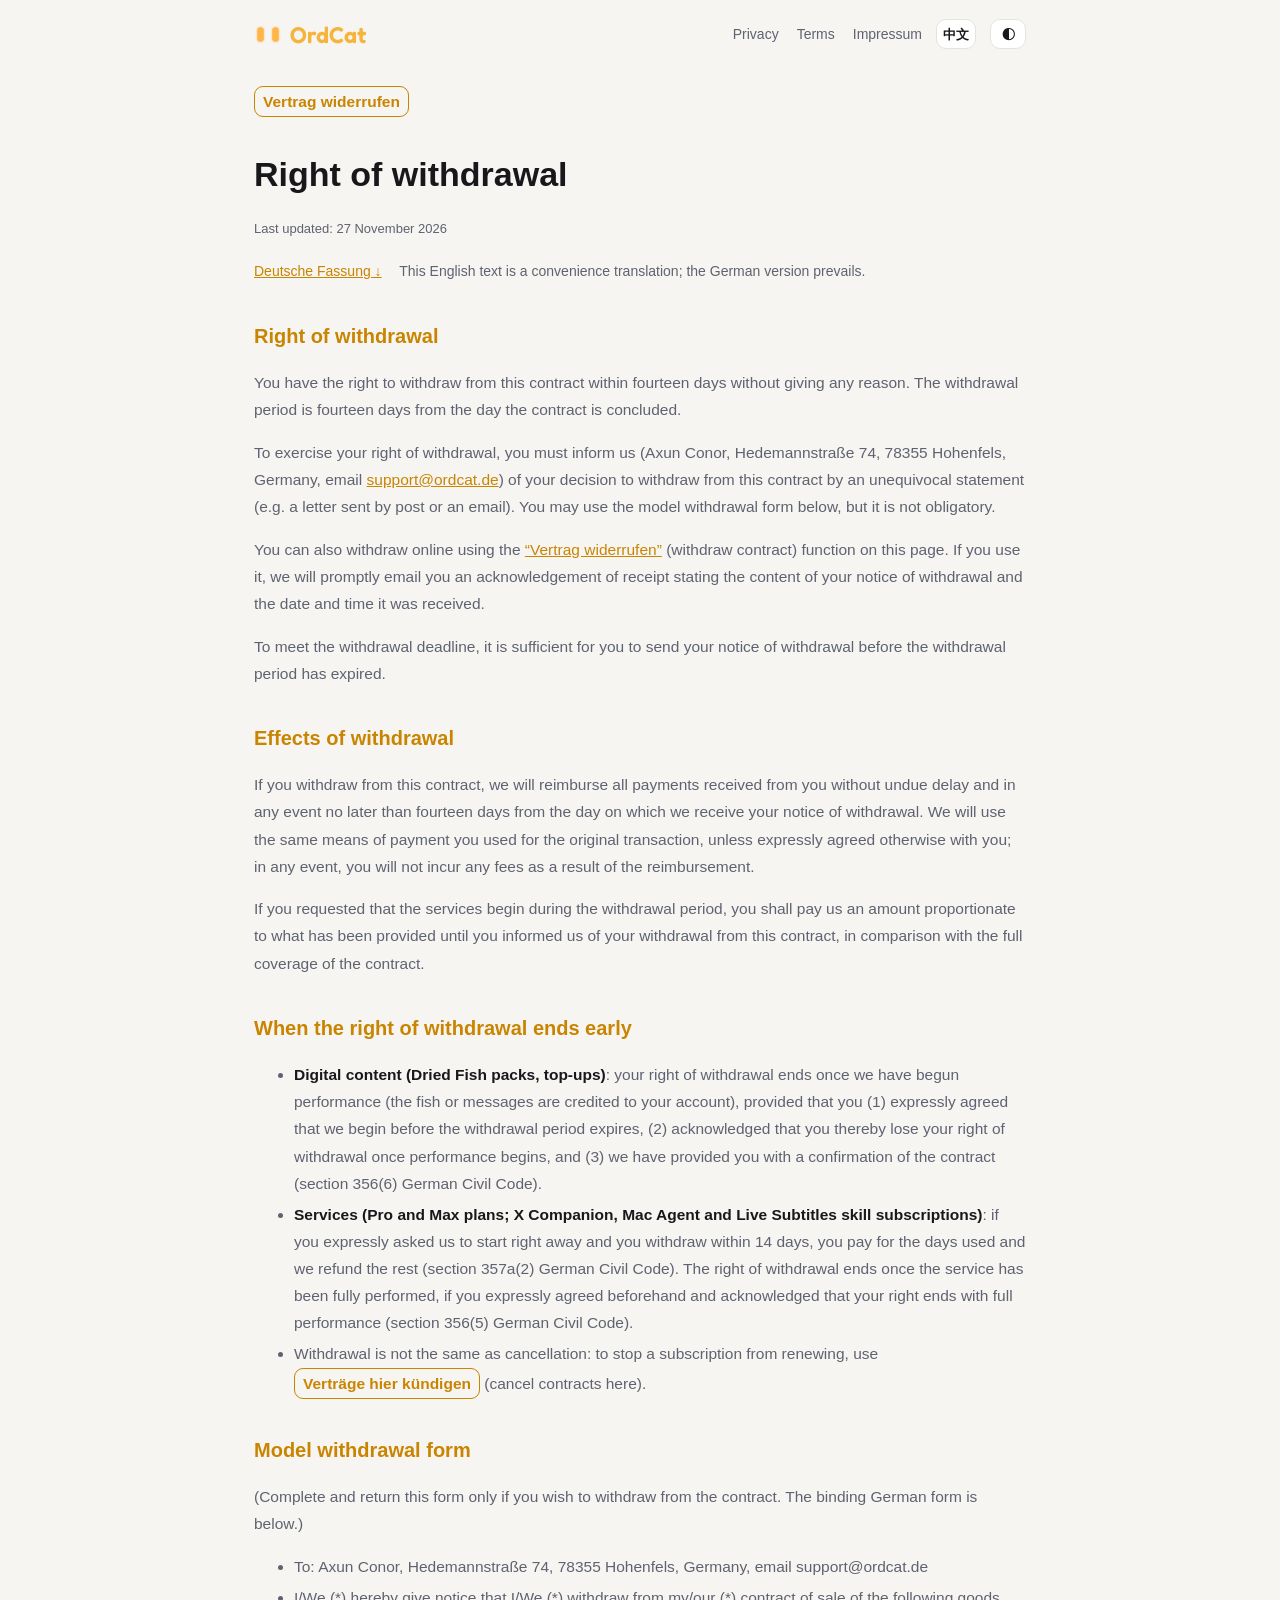
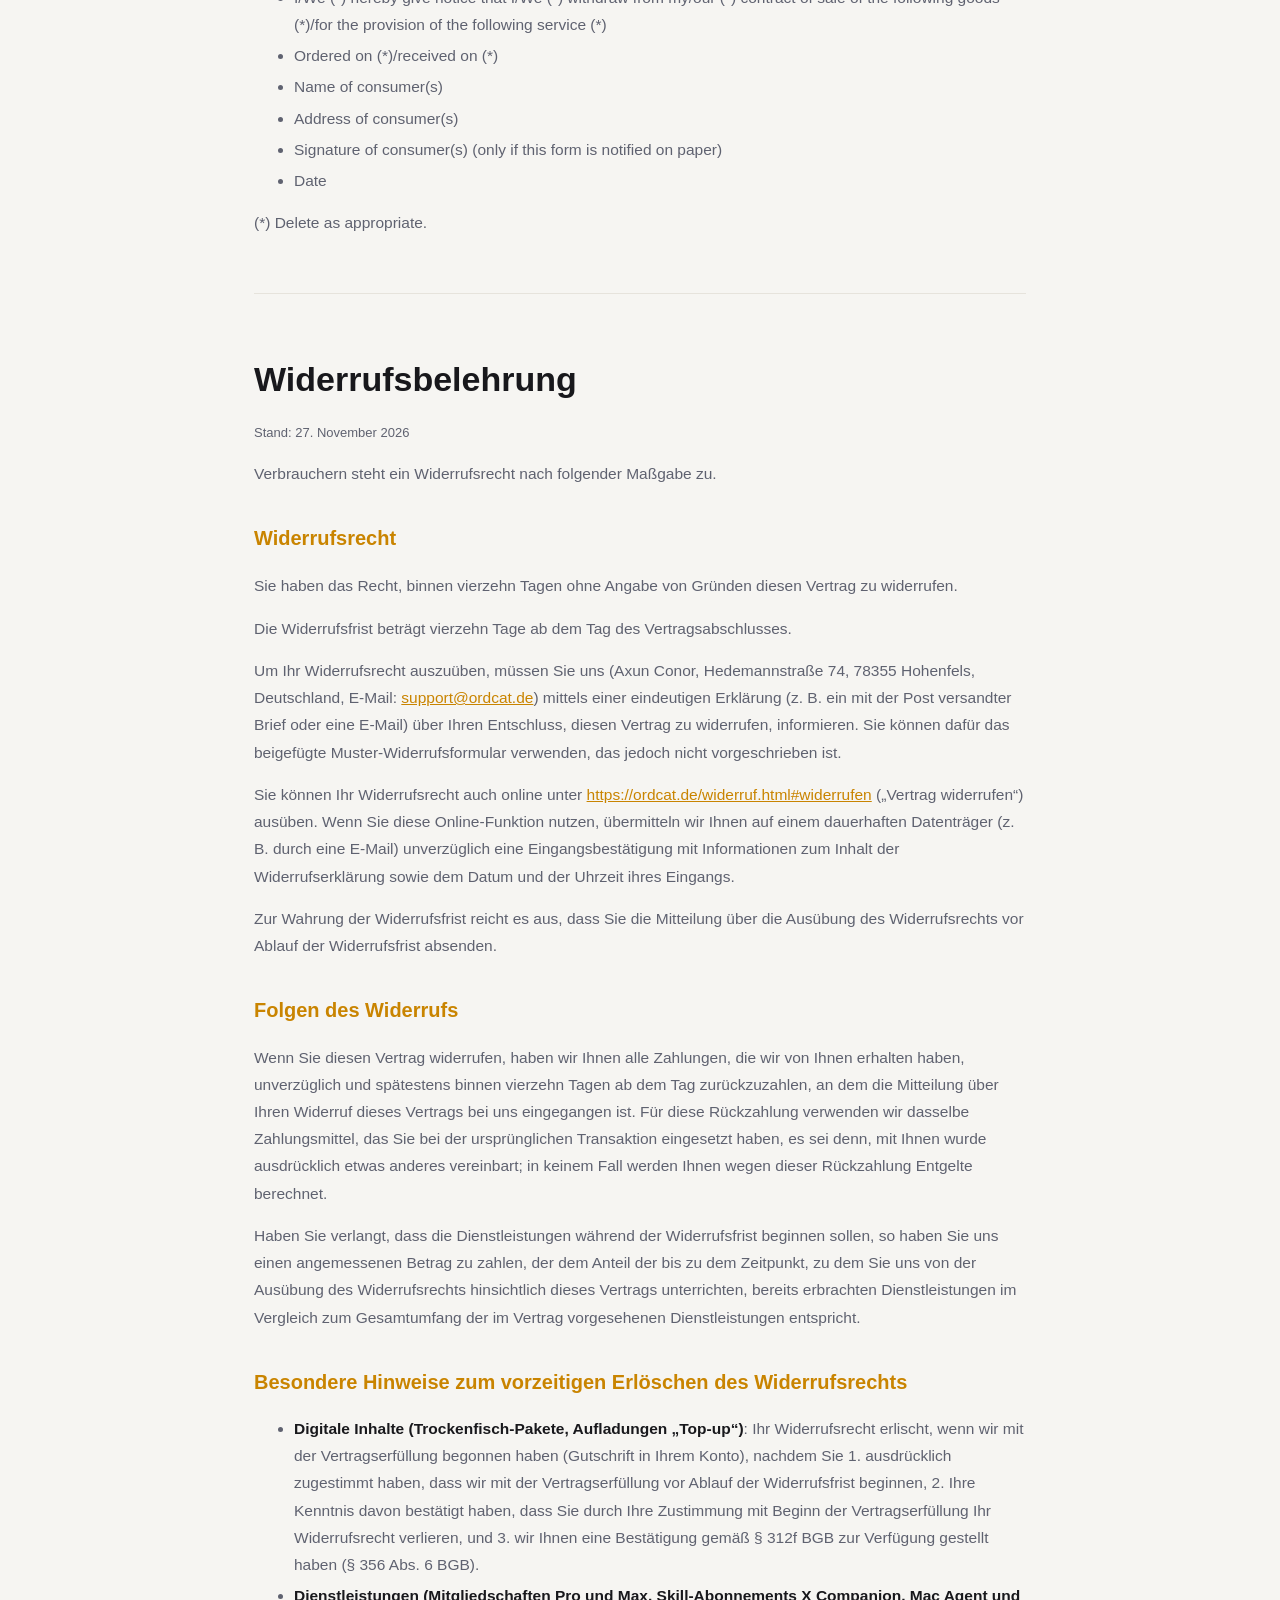
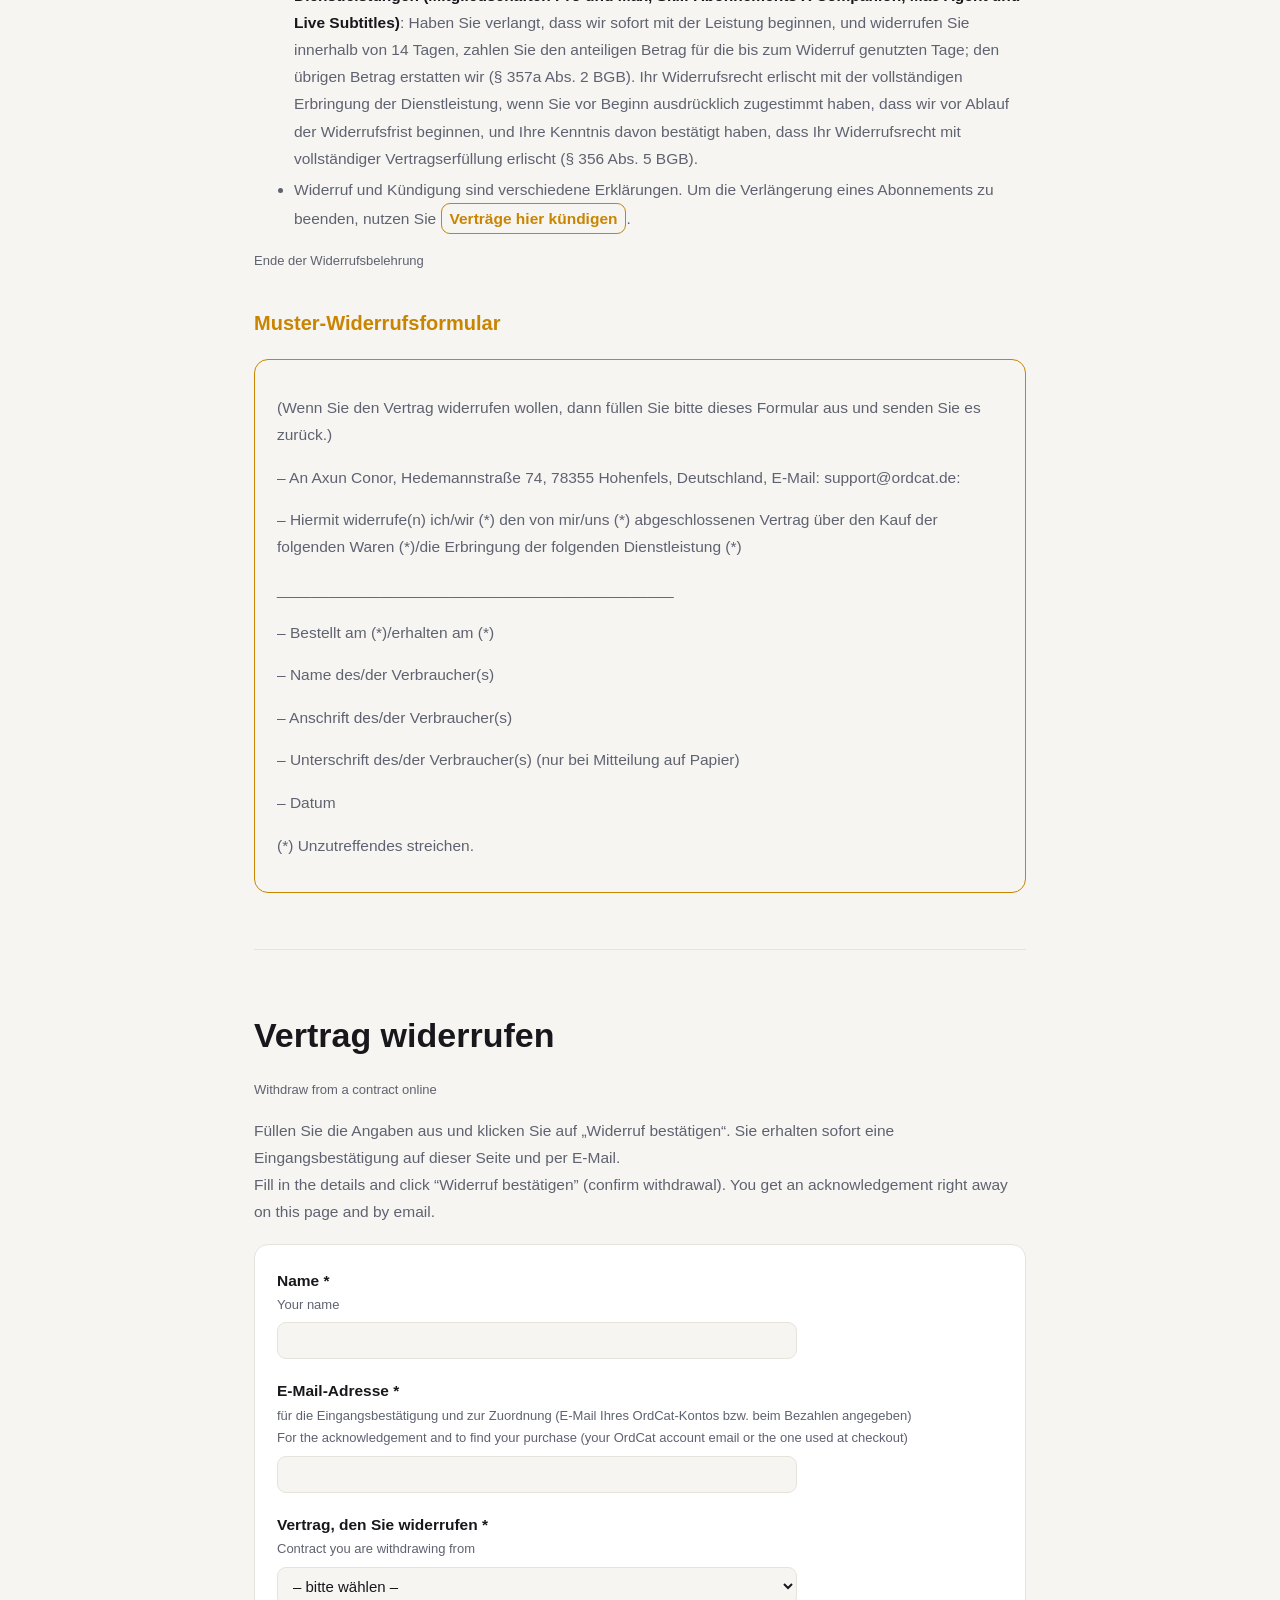
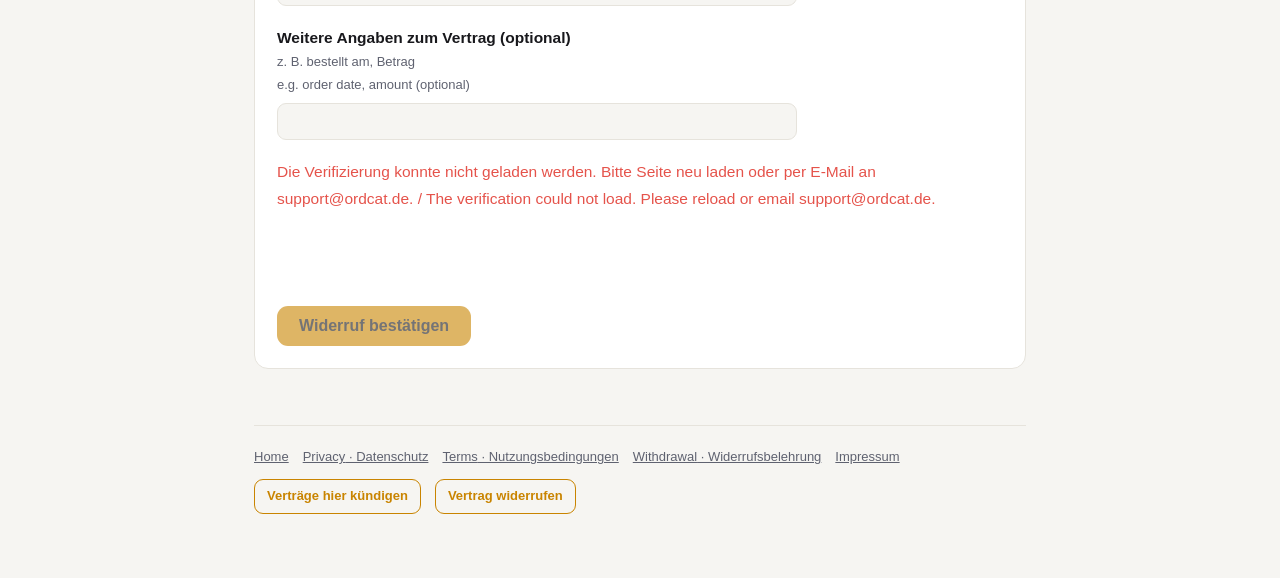
<file: widerruf.html>
<!doctype html>
<html lang="zh-CN"><head><meta charset="utf-8"><meta name="viewport" content="width=device-width, initial-scale=1">
<title>撤回说明 · Widerrufsbelehrung · OrdCat</title><link rel="icon" href="logo.svg" type="image/svg+xml"><link rel="icon" href="favicon.png" sizes="64x64"><link rel="stylesheet" href="legal.css"><script>window.OC_I18N={__title:"Right of withdrawal · Widerrufsbelehrung · OrdCat"}</script><script src="theme.js"></script></head>
<body><div class="wrap">
<nav><a class="brand" href="./"><img class="eyes" src="eyes.svg" alt="OrdCat"><span class="wm">OrdCat</span></a><span><a href="privacy.html"><span class="zh">隐私政策</span><span class="en">Privacy</span></a><a href="terms.html"><span class="zh">用户协议</span><span class="en">Terms</span></a><a href="impressum.html">Impressum</a><button class="tg" id="langBtn" onclick="ocToggleLang()">EN</button><button class="tg" id="themeBtn" onclick="ocCycleTheme()">◐</button></span></nav>
<p style="margin:18px 0 0"><a class="kb" href="#widerrufen" style="margin:0">Vertrag widerrufen</a></p>
<div class="zh">
<h1>撤回说明</h1>
<p class="date">更新日期：2026 年 11 月 27 日</p>
<p class="lang"><a href="#de">Deutsche Fassung ↓</a> 本中文版仅供理解，以德文版为准。</p>
<h2>撤回权</h2>
<p>你有权在 14 天内无理由撤回本合同。撤回期限从合同成立当天起算，为 14 天。</p>
<p>要行使撤回权，你需要以明确的声明（例如邮寄信件或电子邮件）通知我们（Axun Conor，Hedemannstraße 74, 78355 Hohenfels, 德国，邮箱 <a href="mailto:support@ordcat.de">support@ordcat.de</a>）你决定撤回合同。你可以使用下方的撤回表格，但不是必须的。</p>
<p>你也可以在网上通过本页的<a href="#widerrufen">「Vertrag widerrufen」（撤回合同）</a>功能撤回。使用这个功能时，我们会立即通过邮件给你发送收到确认，写明撤回声明的内容以及收到的日期和时间。</p>
<p>只要你在撤回期限届满前发出撤回通知，就算按时撤回。</p>
<h2>撤回的后果</h2>
<p>你撤回合同后，我们会立即、最迟在收到你撤回通知之日起 14 天内，退还从你那里收到的全部款项。退款使用你原来付款时的同一种支付方式，除非与你另有明确约定；退款不会向你收取任何费用。</p>
<p>如果你要求在撤回期内就开始提供服务，你需要向我们支付一笔合理的费用，金额相当于截至你通知我们撤回时已提供的服务占合同约定服务总量的比例。</p>
<h2>撤回权提前失效的特别说明</h2>
<ul>
<li><b>数字内容（小鱼干充值包、加油包）</b>：如果我们已经开始履行合同（把小鱼干或消息额度加到你的账户），并且你在购买时①明确同意我们在撤回期届满前开始履行，②确认知道一旦开始履行你就失去撤回权，③我们已经向你提供了合同确认（德国民法典 §312f），那么撤回权失效（德国民法典 §356 第 6 款）。</li>
<li><b>服务（Pro / Max 会员，喵推 X Companion、喵手 Mac Agent、喵传 Live Subtitles 技能订阅）</b>：如果你明确要求我们马上开始，14 天内撤回时，你需要按已使用的天数支付相应费用，其余退还（德国民法典 §357a 第 2 款）。如果在你明确同意并确认知道撤回权会随服务全部履行完毕而失效之后，服务已经全部履行完毕，撤回权失效（德国民法典 §356 第 5 款）。</li>
<li>撤回和取消是两回事：想让订阅到期后不再续费，请用 <a class="kb" href="kuendigen.html">Verträge hier kündigen</a>（在此取消合同）。</li>
</ul>
<h2>撤回表格（样本）</h2>
<p>（如果你想撤回合同，请填写此表格并寄回。正式表格见下方德文版。）</p>
<ul>
<li>致：Axun Conor，Hedemannstraße 74, 78355 Hohenfels, 德国，邮箱 support@ordcat.de</li>
<li>本人/我们（*）特此撤回本人/我们（*）签订的关于购买以下商品（*）/提供以下服务（*）的合同</li>
<li>订购日期（*）/收到日期（*）</li>
<li>消费者姓名</li>
<li>消费者地址</li>
<li>消费者签名（仅在纸质通知时需要）</li>
<li>日期</li>
</ul>
<p>（*）删去不适用的内容。</p>
</div>
<div class="en">
<h1>Right of withdrawal</h1>
<p class="date">Last updated: 27 November 2026</p>
<p class="lang"><a href="#de">Deutsche Fassung ↓</a> This English text is a convenience translation; the German version prevails.</p>
<h2>Right of withdrawal</h2>
<p>You have the right to withdraw from this contract within fourteen days without giving any reason. The withdrawal period is fourteen days from the day the contract is concluded.</p>
<p>To exercise your right of withdrawal, you must inform us (Axun Conor, Hedemannstraße 74, 78355 Hohenfels, Germany, email <a href="mailto:support@ordcat.de">support@ordcat.de</a>) of your decision to withdraw from this contract by an unequivocal statement (e.g. a letter sent by post or an email). You may use the model withdrawal form below, but it is not obligatory.</p>
<p>You can also withdraw online using the <a href="#widerrufen">“Vertrag widerrufen”</a> (withdraw contract) function on this page. If you use it, we will promptly email you an acknowledgement of receipt stating the content of your notice of withdrawal and the date and time it was received.</p>
<p>To meet the withdrawal deadline, it is sufficient for you to send your notice of withdrawal before the withdrawal period has expired.</p>
<h2>Effects of withdrawal</h2>
<p>If you withdraw from this contract, we will reimburse all payments received from you without undue delay and in any event no later than fourteen days from the day on which we receive your notice of withdrawal. We will use the same means of payment you used for the original transaction, unless expressly agreed otherwise with you; in any event, you will not incur any fees as a result of the reimbursement.</p>
<p>If you requested that the services begin during the withdrawal period, you shall pay us an amount proportionate to what has been provided until you informed us of your withdrawal from this contract, in comparison with the full coverage of the contract.</p>
<h2>When the right of withdrawal ends early</h2>
<ul>
<li><b>Digital content (Dried Fish packs, top-ups)</b>: your right of withdrawal ends once we have begun performance (the fish or messages are credited to your account), provided that you (1) expressly agreed that we begin before the withdrawal period expires, (2) acknowledged that you thereby lose your right of withdrawal once performance begins, and (3) we have provided you with a confirmation of the contract (section 356(6) German Civil Code).</li>
<li><b>Services (Pro and Max plans; X Companion, Mac Agent and Live Subtitles skill subscriptions)</b>: if you expressly asked us to start right away and you withdraw within 14 days, you pay for the days used and we refund the rest (section 357a(2) German Civil Code). The right of withdrawal ends once the service has been fully performed, if you expressly agreed beforehand and acknowledged that your right ends with full performance (section 356(5) German Civil Code).</li>
<li>Withdrawal is not the same as cancellation: to stop a subscription from renewing, use <a class="kb" href="kuendigen.html">Verträge hier kündigen</a> (cancel contracts here).</li>
</ul>
<h2>Model withdrawal form</h2>
<p>(Complete and return this form only if you wish to withdraw from the contract. The binding German form is below.)</p>
<ul>
<li>To: Axun Conor, Hedemannstraße 74, 78355 Hohenfels, Germany, email support@ordcat.de</li>
<li>I/We (*) hereby give notice that I/We (*) withdraw from my/our (*) contract of sale of the following goods (*)/for the provision of the following service (*)</li>
<li>Ordered on (*)/received on (*)</li>
<li>Name of consumer(s)</li>
<li>Address of consumer(s)</li>
<li>Signature of consumer(s) (only if this form is notified on paper)</li>
<li>Date</li>
</ul>
<p>(*) Delete as appropriate.</p>
</div>
<hr id="de">
<h1>Widerrufsbelehrung</h1>
<p class="date">Stand: 27. November 2026</p>
<p>Verbrauchern steht ein Widerrufsrecht nach folgender Maßgabe zu.</p>
<h2>Widerrufsrecht</h2>
<p>Sie haben das Recht, binnen vierzehn Tagen ohne Angabe von Gründen diesen Vertrag zu widerrufen.</p>
<p>Die Widerrufsfrist beträgt vierzehn Tage ab dem Tag des Vertragsabschlusses.</p>
<p>Um Ihr Widerrufsrecht auszuüben, müssen Sie uns (Axun Conor, Hedemannstraße 74, 78355 Hohenfels, Deutschland, E-Mail: <a href="mailto:support@ordcat.de">support@ordcat.de</a>) mittels einer eindeutigen Erklärung (z. B. ein mit der Post versandter Brief oder eine E-Mail) über Ihren Entschluss, diesen Vertrag zu widerrufen, informieren. Sie können dafür das beigefügte Muster-Widerrufsformular verwenden, das jedoch nicht vorgeschrieben ist.</p>
<p>Sie können Ihr Widerrufsrecht auch online unter <a href="#widerrufen">https://ordcat.de/widerruf.html#widerrufen</a> („Vertrag widerrufen“) ausüben. Wenn Sie diese Online-Funktion nutzen, übermitteln wir Ihnen auf einem dauerhaften Datenträger (z. B. durch eine E-Mail) unverzüglich eine Eingangsbestätigung mit Informationen zum Inhalt der Widerrufserklärung sowie dem Datum und der Uhrzeit ihres Eingangs.</p>
<p>Zur Wahrung der Widerrufsfrist reicht es aus, dass Sie die Mitteilung über die Ausübung des Widerrufsrechts vor Ablauf der Widerrufsfrist absenden.</p>
<h2>Folgen des Widerrufs</h2>
<p>Wenn Sie diesen Vertrag widerrufen, haben wir Ihnen alle Zahlungen, die wir von Ihnen erhalten haben, unverzüglich und spätestens binnen vierzehn Tagen ab dem Tag zurückzuzahlen, an dem die Mitteilung über Ihren Widerruf dieses Vertrags bei uns eingegangen ist. Für diese Rückzahlung verwenden wir dasselbe Zahlungsmittel, das Sie bei der ursprünglichen Transaktion eingesetzt haben, es sei denn, mit Ihnen wurde ausdrücklich etwas anderes vereinbart; in keinem Fall werden Ihnen wegen dieser Rückzahlung Entgelte berechnet.</p>
<p>Haben Sie verlangt, dass die Dienstleistungen während der Widerrufsfrist beginnen sollen, so haben Sie uns einen angemessenen Betrag zu zahlen, der dem Anteil der bis zu dem Zeitpunkt, zu dem Sie uns von der Ausübung des Widerrufsrechts hinsichtlich dieses Vertrags unterrichten, bereits erbrachten Dienstleistungen im Vergleich zum Gesamtumfang der im Vertrag vorgesehenen Dienstleistungen entspricht.</p>
<h2>Besondere Hinweise zum vorzeitigen Erlöschen des Widerrufsrechts</h2>
<ul>
<li><b>Digitale Inhalte (Trockenfisch-Pakete, Aufladungen „Top-up“)</b>: Ihr Widerrufsrecht erlischt, wenn wir mit der Vertragserfüllung begonnen haben (Gutschrift in Ihrem Konto), nachdem Sie 1. ausdrücklich zugestimmt haben, dass wir mit der Vertragserfüllung vor Ablauf der Widerrufsfrist beginnen, 2. Ihre Kenntnis davon bestätigt haben, dass Sie durch Ihre Zustimmung mit Beginn der Vertragserfüllung Ihr Widerrufsrecht verlieren, und 3. wir Ihnen eine Bestätigung gemäß § 312f BGB zur Verfügung gestellt haben (§ 356 Abs. 6 BGB).</li>
<li><b>Dienstleistungen (Mitgliedschaften Pro und Max, Skill-Abonnements X Companion, Mac Agent und Live Subtitles)</b>: Haben Sie verlangt, dass wir sofort mit der Leistung beginnen, und widerrufen Sie innerhalb von 14 Tagen, zahlen Sie den anteiligen Betrag für die bis zum Widerruf genutzten Tage; den übrigen Betrag erstatten wir (§ 357a Abs. 2 BGB). Ihr Widerrufsrecht erlischt mit der vollständigen Erbringung der Dienstleistung, wenn Sie vor Beginn ausdrücklich zugestimmt haben, dass wir vor Ablauf der Widerrufsfrist beginnen, und Ihre Kenntnis davon bestätigt haben, dass Ihr Widerrufsrecht mit vollständiger Vertragserfüllung erlischt (§ 356 Abs. 5 BGB).</li>
<li>Widerruf und Kündigung sind verschiedene Erklärungen. Um die Verlängerung eines Abonnements zu beenden, nutzen Sie <a class="kb" href="kuendigen.html">Verträge hier kündigen</a>.</li>
</ul>
<p style="font-size:13px">Ende der Widerrufsbelehrung</p>

<h2>Muster-Widerrufsformular</h2>
<div class="okbox" style="border-width:1px">
<p>(Wenn Sie den Vertrag widerrufen wollen, dann füllen Sie bitte dieses Formular aus und senden Sie es zurück.)</p>
<p>– An Axun Conor, Hedemannstraße 74, 78355 Hohenfels, Deutschland, E-Mail: support@ordcat.de:</p>
<p>– Hiermit widerrufe(n) ich/wir (*) den von mir/uns (*) abgeschlossenen Vertrag über den Kauf der folgenden Waren (*)/die Erbringung der folgenden Dienstleistung (*)</p>
<p>______________________________________________</p>
<p>– Bestellt am (*)/erhalten am (*)</p>
<p>– Name des/der Verbraucher(s)</p>
<p>– Anschrift des/der Verbraucher(s)</p>
<p>– Unterschrift des/der Verbraucher(s) (nur bei Mitteilung auf Papier)</p>
<p>– Datum</p>
<p>(*) Unzutreffendes streichen.</p>
</div>

<hr id="widerrufen">
<div id="wWrap">
<h1>Vertrag widerrufen</h1>
<p class="date"><span class="zh">在线撤回合同</span><span class="en">Withdraw from a contract online</span></p>
<p>Füllen Sie die Angaben aus und klicken Sie auf „Widerruf bestätigen“. Sie erhalten sofort eine Eingangsbestätigung auf dieser Seite und per E-Mail.<br><span class="zh">填好下面的信息，点「Widerruf bestätigen」（确认撤回）。本页会马上显示收到确认，并同时发邮件给你。</span><span class="en">Fill in the details and click “Widerruf bestätigen” (confirm withdrawal). You get an acknowledgement right away on this page and by email.</span></p>
<form class="form" id="w" novalidate>
<fieldset>
<label class="lb" for="wname">Name *<span class="sub"><span class="zh">姓名</span><span class="en">Your name</span></span></label>
<input type="text" id="wname" name="name" autocomplete="name" maxlength="200" required>
</fieldset>
<fieldset>
<label class="lb" for="wemail">E-Mail-Adresse *<span class="sub">für die Eingangsbestätigung und zur Zuordnung (E-Mail Ihres OrdCat-Kontos bzw. beim Bezahlen angegeben)<br><span class="zh">用来发送收到确认并找到你的订单（OrdCat 账号邮箱或付款时填的邮箱）</span><span class="en">For the acknowledgement and to find your purchase (your OrdCat account email or the one used at checkout)</span></span></label>
<input type="email" id="wemail" name="email" autocomplete="email" maxlength="254" required>
</fieldset>
<fieldset>
<label class="lb" for="wcontract">Vertrag, den Sie widerrufen *<span class="sub"><span class="zh">要撤回的合同</span><span class="en">Contract you are withdrawing from</span></span></label>
<select id="wcontract" name="contract" required>
<option value="" selected disabled>– bitte wählen –</option>
<option value="pro">Pro (Mitgliedschaft)</option>
<option value="max">Max (Mitgliedschaft)</option>
<option value="x">X Companion (Skill)</option>
<option value="agent">Mac Agent (Skill)</option>
<option value="miao">Live Subtitles (Skill)</option>
<option value="fish">Trockenfisch-Paket</option>
<option value="topup">Aufladung (Top-up)</option>
<option value="other">Sonstiges</option>
</select>
</fieldset>
<fieldset>
<label class="lb" for="wnote">Weitere Angaben zum Vertrag (optional)<span class="sub">z. B. bestellt am, Betrag<br><span class="zh">例如订购日期、金额（选填）</span><span class="en">e.g. order date, amount (optional)</span></span></label>
<input type="text" id="wnote" name="note" maxlength="500">
</fieldset>
<div class="hp" aria-hidden="true"><label>Website <input type="text" name="website" tabindex="-1" autocomplete="off"></label></div>
<p class="err hidden" id="we"></p>
<div id="wts" class="ts" style="margin:4px 0 8px;min-height:65px"></div>
<button type="submit" class="btnx" id="wgo" disabled>Widerruf bestätigen</button>
</form>
</div>
<div id="wok" class="okbox hidden">
<h2 style="margin-top:0">Eingangsbestätigung Ihres Widerrufs<span style="display:block;font-size:14px;color:var(--mute);font-weight:400"><span class="zh">撤回申请已收到</span><span class="en">Your withdrawal has been received</span></span></h2>
<table id="wokt"></table>
<p id="wokmail"></p>
<p class="noprint"><button type="button" class="btnx ghost" onclick="window.print()">Drucken / als PDF speichern<span class="zh"> · 打印或存为 PDF</span><span class="en"> · Print or save as PDF</span></button></p>
</div>
<div id="wfail" class="okbox hidden">
<h2 style="margin-top:0">Übermittlung fehlgeschlagen<span style="display:block;font-size:14px;color:var(--mute);font-weight:400"><span class="zh">提交没有成功</span><span class="en">Submission failed</span></span></h2>
<p>Bitte senden Sie Ihren Widerruf per E-Mail – der Text ist schon ausgefüllt:<br><span class="zh">请改用邮件发送，内容已经替你填好：</span><span class="en">Please send your withdrawal by email; the text is already filled in:</span></p>
<p><a class="btnx" id="wmailto" href="mailto:support@ordcat.de">E-Mail an support@ordcat.de</a></p>
<pre id="wfailtext" style="white-space:pre-wrap;color:var(--mute);font-size:13px"></pre>
</div>

<footer><a href="./"><span class="zh">首页</span><span class="en">Home</span></a><a href="privacy.html"><span class="zh">隐私政策</span><span class="en">Privacy</span> · Datenschutz</a><a href="terms.html"><span class="zh">用户协议</span><span class="en">Terms</span> · Nutzungsbedingungen</a><a href="widerruf.html"><span class="zh">撤回说明</span><span class="en">Withdrawal</span> · Widerrufsbelehrung</a><a href="impressum.html">Impressum</a><br><a class="kb" href="kuendigen.html">Verträge hier kündigen</a><a class="kb" href="widerruf.html#widerrufen">Vertrag widerrufen</a></footer>
</div>
<script>
// Cloudflare Turnstile (managed, site key public). Token goes to cancel-contract as "turnstile_token"; one token = one submit.
function ocTurnstile(boxId, btnId, errId, onToken){
  var tok='', wid=null, btn=document.getElementById(btnId), err=document.getElementById(errId);
  function z(){ return window.ocLang && ocLang()==='zh'; }
  var M={missing:['请先完成人机验证。','Bitte zuerst die Verifizierung abschließen. / Please complete the verification.'],
         invalid:['人机验证没有通过或已过期，请重新验证后再提交。','Die Verifizierung ist fehlgeschlagen oder abgelaufen – bitte erneut verifizieren. / The verification failed or expired, please verify again.'],
         unavailable:['人机验证暂时不可用，请稍后再试。','Die Verifizierung ist gerade nicht erreichbar – bitte erneut versuchen. / Verification is temporarily unavailable, please try again.'],
         load:['人机验证没能加载。请刷新页面，或发邮件到 support@ordcat.de。','Die Verifizierung konnte nicht geladen werden. Bitte Seite neu laden oder per E-Mail an support@ordcat.de. / The verification could not load. Please reload or email support@ordcat.de.']};
  function msg(k){ return (M[k]||M.invalid)[z()?0:1]; }
  function sync(){ btn.disabled=!tok; }
  function show(k){ err.textContent=msg(k); err.classList.remove('hidden'); }
  function theme(){ var d=document.documentElement, p=d.getAttribute('data-theme-pref'); return p==='light'||p==='dark' ? p : 'auto'; }
  sync();
  return {
    render:function(){ if(!window.turnstile) return;
      wid=turnstile.render('#'+boxId,{sitekey:'0x4AAAAAAGVfW4wLjDmmWUlK',theme:theme(),language:'auto',
        callback:function(t){ tok=t; sync(); if(err.getAttribute('data-ts')){ err.classList.add('hidden'); err.removeAttribute('data-ts'); } if(onToken) onToken(); },
        'expired-callback':function(){ tok=''; sync(); },
        'error-callback':function(){ tok=''; sync(); }}); },
    token:function(){ return tok; },
    reset:function(){ tok=''; sync(); if(window.turnstile && wid!==null){ try{ turnstile.reset(wid); }catch(_){} } },
    fail:function(k){ show(k); err.setAttribute('data-ts','1'); },
    msg:msg
  };
}
// Supabase URL from config/remote.json (account.supabaseURL) + /functions/v1/cancel-contract. No key needed (--no-verify-jwt).
var FN = "https://edmfdczdadfaafwkhohj.supabase.co/functions/v1/cancel-contract";
(function(){
var w=document.getElementById('w'), $=function(id){return document.getElementById(id)};
var TS=ocTurnstile('wts','wgo','we');
window.ocTsReady=TS.render; window.ocTsLoadFail=function(){ TS.fail('load'); };
function zh(){ return window.ocLang && ocLang()==='zh'; }
function esc(s){return String(s).replace(/[&<>"]/g,function(c){return {'&':'&amp;','<':'&lt;','>':'&gt;','"':'&quot;'}[c]})}
function fmt(d,tz){return new Intl.DateTimeFormat('de-DE',{timeZone:tz,year:'numeric',month:'2-digit',day:'2-digit',hour:'2-digit',minute:'2-digit',second:'2-digit',hour12:false,timeZoneName:'short'}).format(d)}
function cname(){ var o=$('wcontract'); return o.options[o.selectedIndex] ? o.options[o.selectedIndex].text : ''; }
function rows(d,r){ var L=[["Erklärung","Widerruf des Vertrags"],["Name",d.name],["E-Mail-Adresse",d.email],["Vertrag",cname()]];
  if(d.note) L.push(["Angaben zum Vertrag",d.note]);
  if(r){ var at=new Date(r.received_at); L.push(["Eingang (Datum und Uhrzeit)",fmt(at,'Europe/Berlin')+' (Europe/Berlin) · '+fmt(at,'UTC')],["Vorgangsnummer",r.id]); }
  return L; }
w.addEventListener('submit',function(ev){ ev.preventDefault();
  var d={action:'withdraw',name:$('wname').value.trim(),email:$('wemail').value.trim(),contract:$('wcontract').value,note:$('wnote').value.trim(),lang:(window.ocLang?ocLang():'zh'),website:w.website.value,turnstile_token:TS.token()}, e=[];
  if(!d.name) e.push(zh()?'请填写姓名。':'Bitte Namen angeben. / Please enter your name.');
  if(!/^[^\s@]+@[^\s@]+\.[^\s@]{2,}$/.test(d.email)) e.push(zh()?'请填写正确的邮箱。':'Bitte eine gültige E-Mail-Adresse angeben. / Please enter a valid email.');
  if(!d.contract) e.push(zh()?'请选择合同。':'Bitte den Vertrag wählen. / Please choose the contract.');
  if(e.length){ $('we').textContent=e.join(' '); $('we').classList.remove('hidden'); return; }
  if(!d.turnstile_token){ TS.fail('missing'); return; }
  $('we').classList.add('hidden'); $('we').removeAttribute('data-ts'); $('wgo').disabled=true;
  fetch(FN,{method:'POST',headers:{'Content-Type':'application/json'},body:JSON.stringify(d)})
  .then(function(r){return r.json()})
  .then(function(j){ TS.reset(); if(j && j.error==='turnstile'){ TS.fail(j.reason); return; } if(!j||!j.ok) throw new Error('x');
    $('wokt').innerHTML=rows(d,j).map(function(x){return '<tr><th>'+esc(x[0])+'</th><td>'+esc(x[1])+'</td></tr>'}).join('');
    $('wokmail').innerHTML = j.email_sent
      ? 'Eine Eingangsbestätigung haben wir an <b>'+esc(d.email)+'</b> gesendet.<br><span class="zh">收到确认已发到 '+esc(d.email)+'。</span><span class="en">We sent an acknowledgement to '+esc(d.email)+'.</span>'
      : 'Ihr Widerruf ist eingegangen. Bitte speichern oder drucken Sie diese Bestätigung.<br><span class="zh">撤回申请已收到，请保存或打印这页确认。</span><span class="en">Your withdrawal has been received. Please save or print this confirmation.</span>';
    $('wWrap').classList.add('hidden'); $('wok').classList.remove('hidden'); $('wok').scrollIntoView();
  }).catch(function(){ TS.reset();
    var txt='Widerruf\n\n'+rows(d).map(function(x){return x[0]+': '+x[1]}).join('\n')+'\nDatum: '+fmt(new Date(),'Europe/Berlin')+'\n';
    $('wfailtext').textContent=txt; $('wmailto').href='mailto:support@ordcat.de?subject='+encodeURIComponent('Widerruf')+'&body='+encodeURIComponent(txt);
    $('wWrap').classList.add('hidden'); $('wfail').classList.remove('hidden'); $('wfail').scrollIntoView(); });
});
})();
</script>
<script src="https://challenges.cloudflare.com/turnstile/v0/api.js?render=explicit&onload=ocTsReady" async defer onerror="ocTsLoadFail()"></script>
</body></html>
</file>
<file: legal.css>
@font-face{font-family:Fredoka;src:url(fredoka.woff2) format("woff2");font-weight:300 700;font-display:swap}
@font-face{font-family:KuaiLe;src:url(kuaile-logo.woff2) format("woff2");font-display:swap}
:root,[data-theme=dark]{--bg:#0d0e14;--card:#161822;--line:#262938;--fg:#eceef5;--mute:#a4aabd;--amber:#f5b53d}
[data-theme=light]{--bg:#f6f5f2;--card:#ffffff;--line:#e6e3dc;--fg:#18181c;--mute:#5f6270;--amber:#c98400}
*{box-sizing:border-box}body{margin:0;background:var(--bg);color:var(--fg);font:15.5px/1.75 -apple-system,BlinkMacSystemFont,"PingFang SC","Hiragino Sans GB","Microsoft YaHei",sans-serif;-webkit-font-smoothing:antialiased}
.wrap{max-width:820px;margin:0 auto;padding:0 24px 64px}
nav{display:flex;align-items:center;justify-content:space-between;height:68px}
nav a{color:var(--mute);text-decoration:none;font-size:14px;margin-left:18px}
.brand{display:flex;align-items:center;gap:10px;text-decoration:none;margin:0!important}
.brand img{width:32px;height:32px;border-radius:9px}.brand img.eyes{width:auto;height:21px;border-radius:0;margin-right:-2px}
.brand .wm{font-family:Fredoka,sans-serif;font-weight:600;font-size:23px;color:#f5b53d;line-height:1}
.brand .cn{font-family:KuaiLe,sans-serif;font-size:13px;color:var(--mute);letter-spacing:2px;line-height:1;padding-top:4px}
.tg{margin-left:14px;height:30px;min-width:36px;border-radius:10px;border:1px solid var(--line);background:var(--card);color:var(--fg);font:600 13px/28px -apple-system,sans-serif;cursor:pointer}
nav>span{display:flex;align-items:center}
h1{font-size:34px;margin:28px 0 4px}h2{font-size:20px;margin:34px 0 8px;color:var(--amber)}h3{font-size:16px;margin:22px 0 6px}
p,li{color:var(--mute)}b,strong{color:var(--fg)}a{color:var(--amber)}
.date{color:var(--mute);font-size:13px}
.lang{display:inline-block;margin:6px 0 0;font-size:14px}.lang a{margin-right:14px}
hr{border:0;border-top:1px solid var(--line);margin:56px 0}
table{border-collapse:collapse;width:100%;font-size:14px;margin:10px 0}td,th{border:1px solid var(--line);padding:8px 10px;text-align:left;vertical-align:top;color:var(--mute)}th{color:var(--fg);background:var(--card)}
footer{color:var(--mute);font-size:13px;margin-top:56px;border-top:1px solid var(--line);padding-top:20px}footer a{color:var(--mute);margin-right:14px}

html:not([data-lang=en]) .en{display:none!important}[data-lang=en] .zh{display:none!important}

/* Kündigungsbutton / Widerrufsfunktion (BGB §312k, §356a) */
a.kb{display:inline-block;margin:10px 14px 0 0;padding:5px 12px;border:1px solid var(--amber);border-radius:9px;color:var(--amber);font-weight:600;text-decoration:none}
a.kb:hover{background:var(--amber);color:var(--bg)}
li a.kb,p a.kb{margin:0;padding:1px 8px}
ol li,ul li{margin:4px 0}
.form{background:var(--card);border:1px solid var(--line);border-radius:14px;padding:22px 22px 8px;margin:18px 0}
.form fieldset{border:0;margin:0 0 18px;padding:0}
.form legend,.form .lb{display:block;color:var(--fg);font-weight:600;margin:0 0 6px}
.form .sub{display:block;color:var(--mute);font-weight:400;font-size:13px}
.form label.opt{display:block;color:var(--mute);margin:4px 0;cursor:pointer}
.form input[type=email],.form input[type=text],.form input[type=date],.form select,.form textarea{width:100%;max-width:520px;padding:9px 11px;border-radius:9px;border:1px solid var(--line);background:var(--bg);color:var(--fg);font:15px -apple-system,BlinkMacSystemFont,"PingFang SC",sans-serif}
.form textarea{min-height:90px}
.form .hp{position:absolute;left:-9999px;width:1px;height:1px;overflow:hidden}
.btnx{display:inline-block;margin:6px 10px 14px 0;padding:11px 22px;border-radius:11px;border:0;background:var(--amber);color:#18181c;font:700 16px -apple-system,BlinkMacSystemFont,sans-serif;cursor:pointer}
.btnx.ghost{background:transparent;border:1px solid var(--line);color:var(--fg);font-weight:600;font-size:14px}
.btnx[disabled]{opacity:.6;cursor:wait}
.err{color:#e5534b}
.okbox{border:2px solid var(--amber);border-radius:14px;padding:18px 22px;margin:18px 0}
.hidden{display:none!important}
@media print{nav,footer,.noprint,.tg{display:none!important}body{background:#fff;color:#000}p,li,td,th{color:#000}.okbox{border-color:#000}}
</file>
